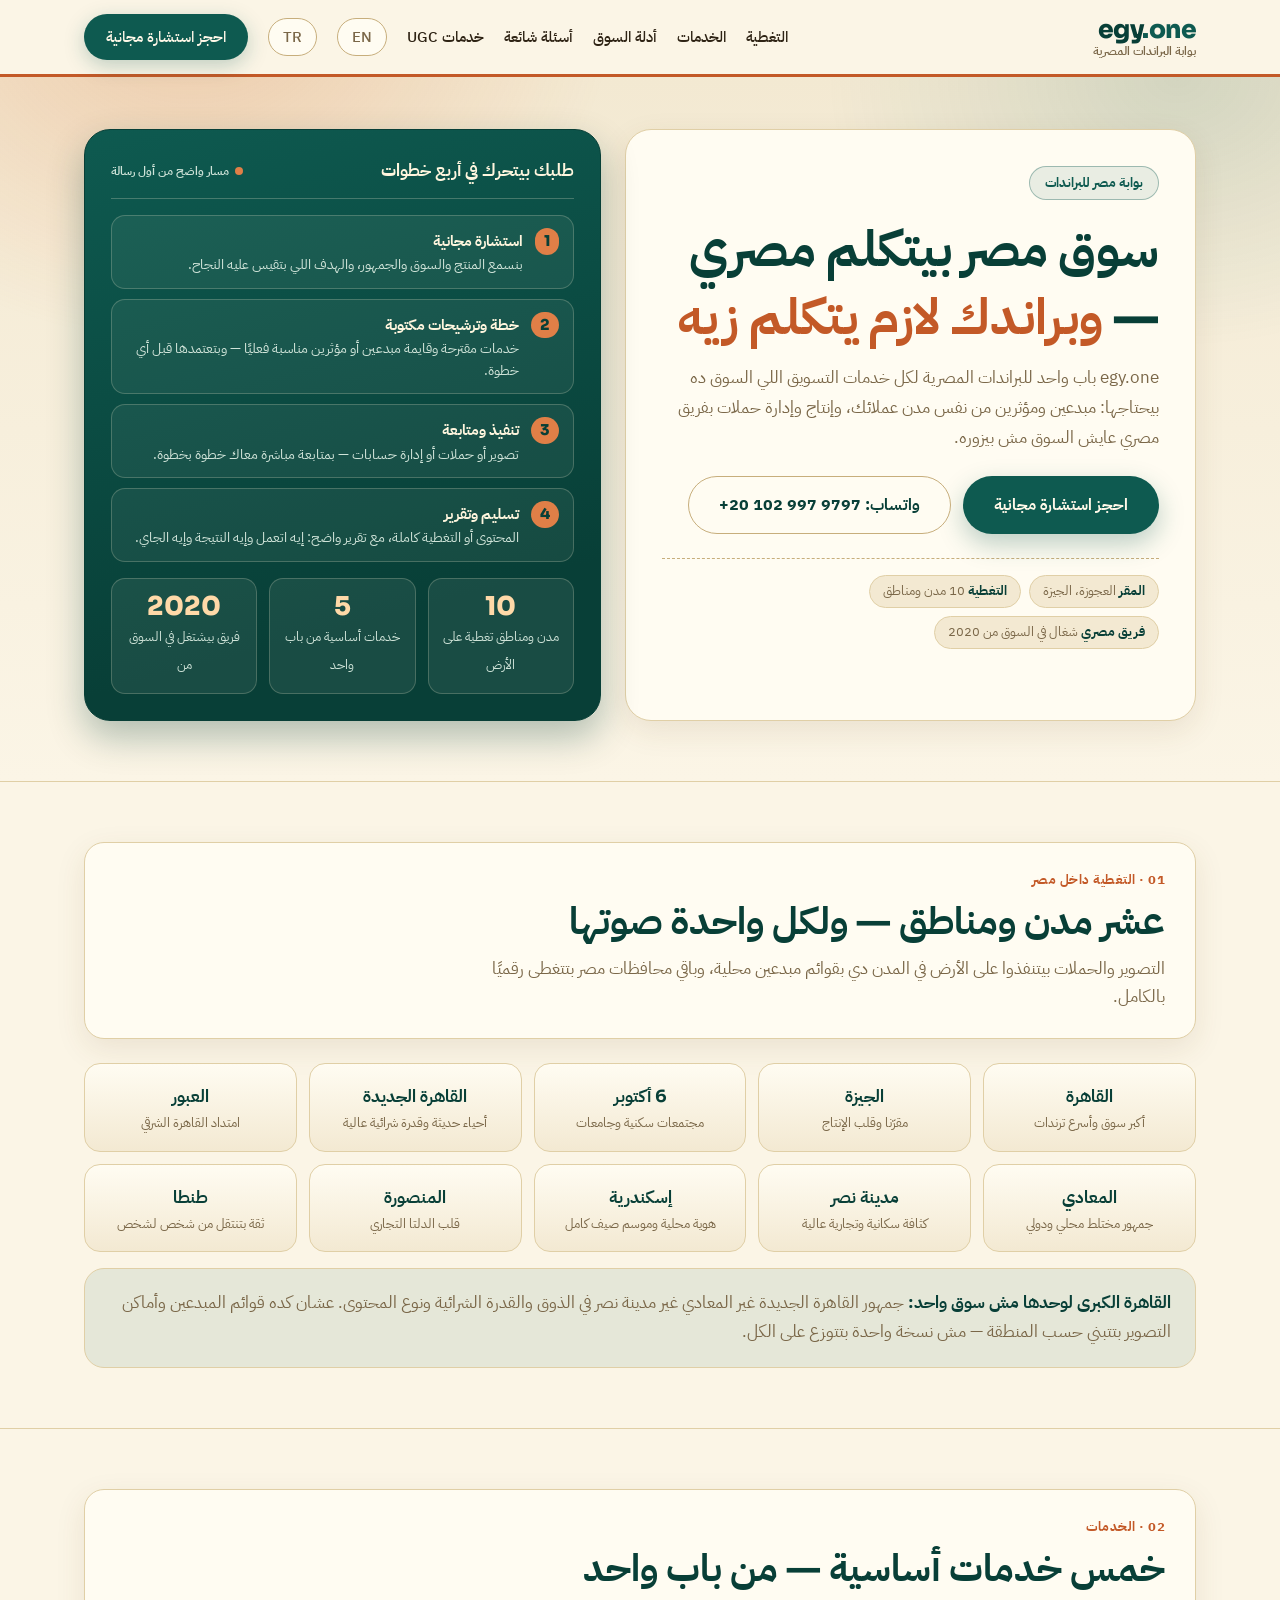
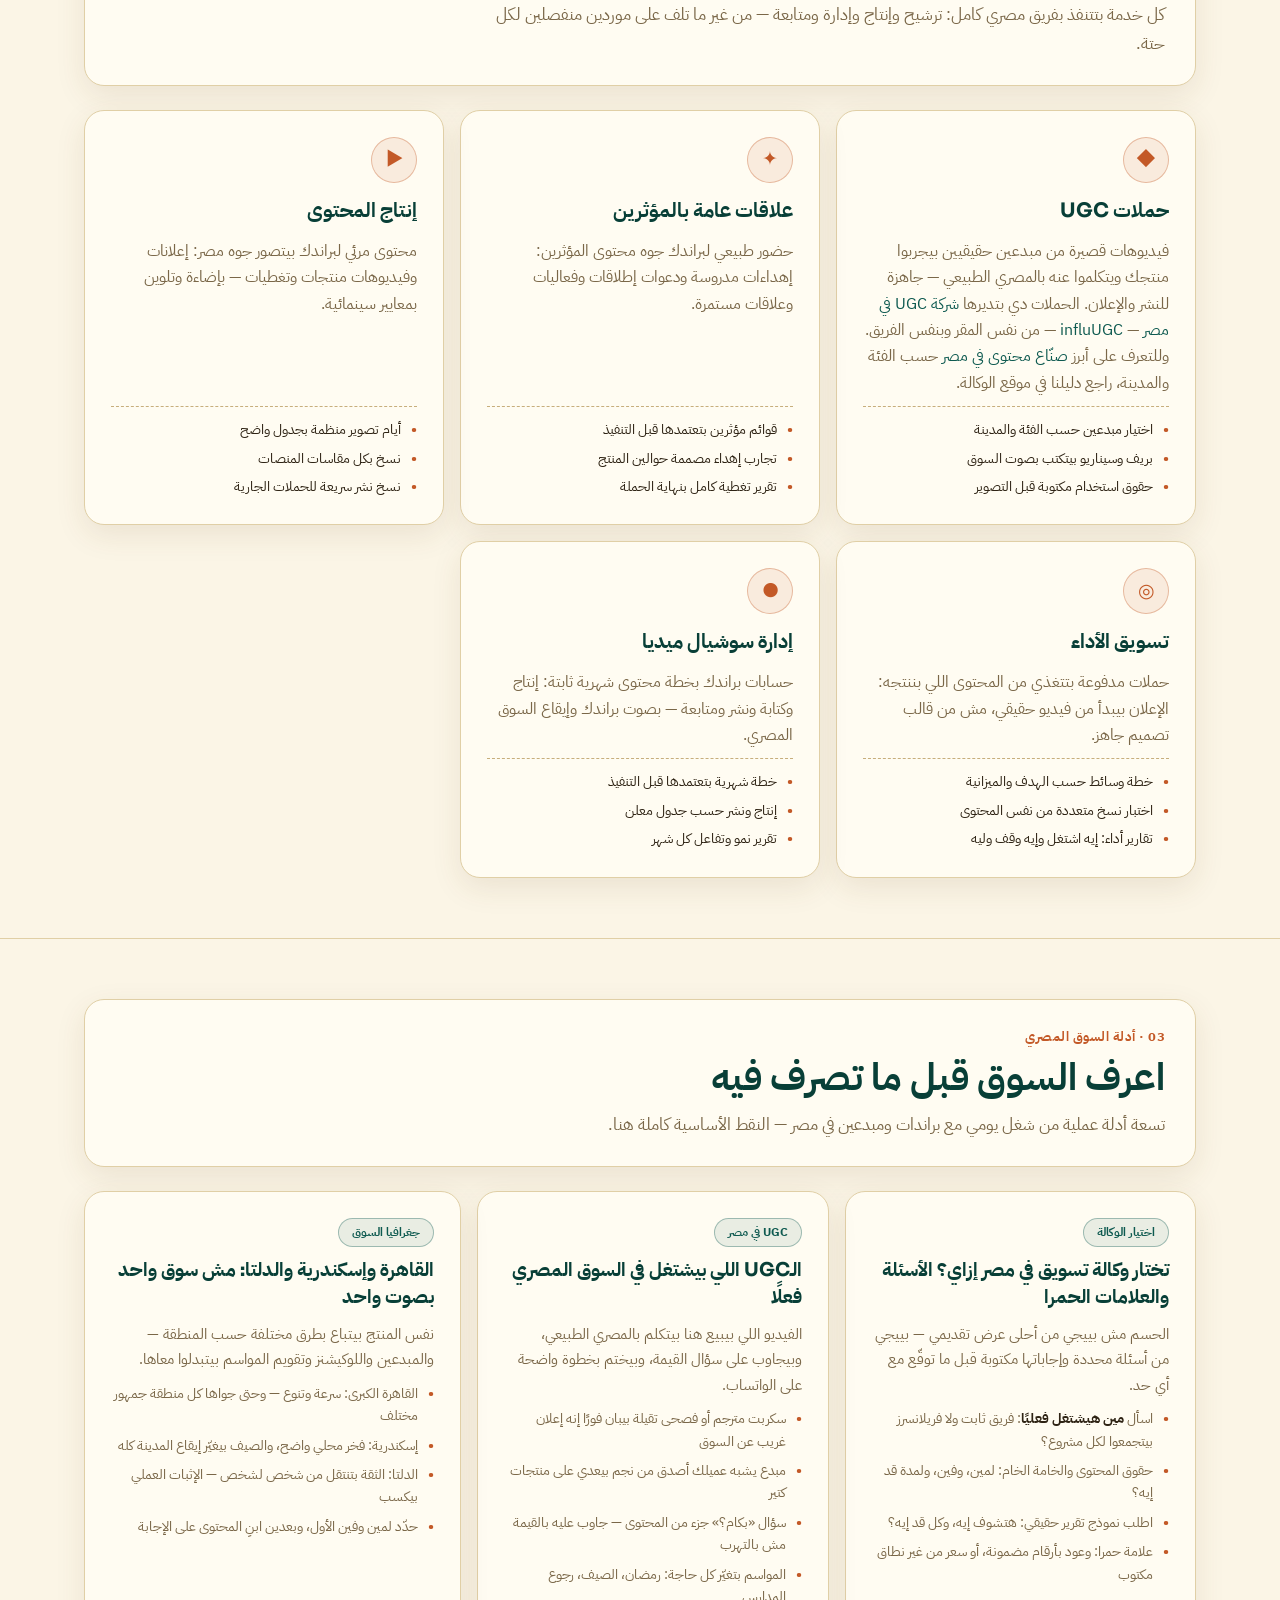
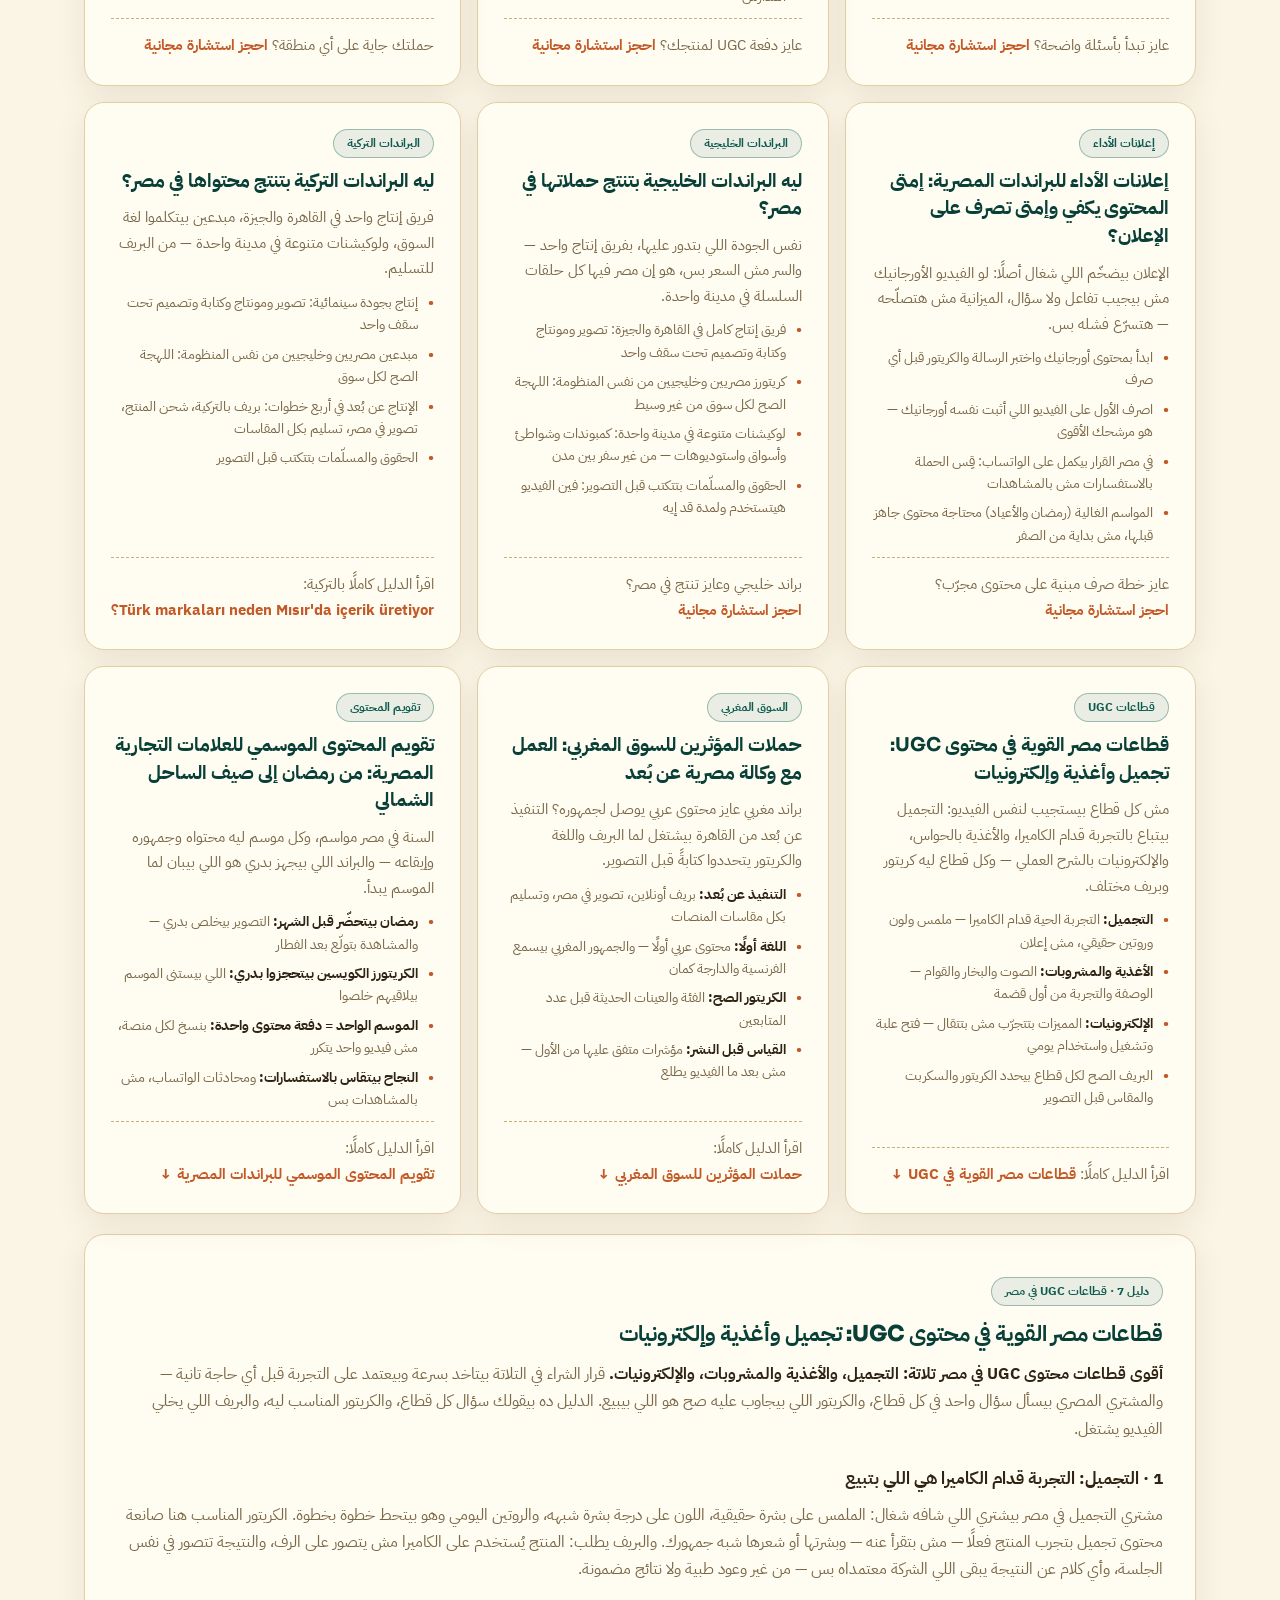
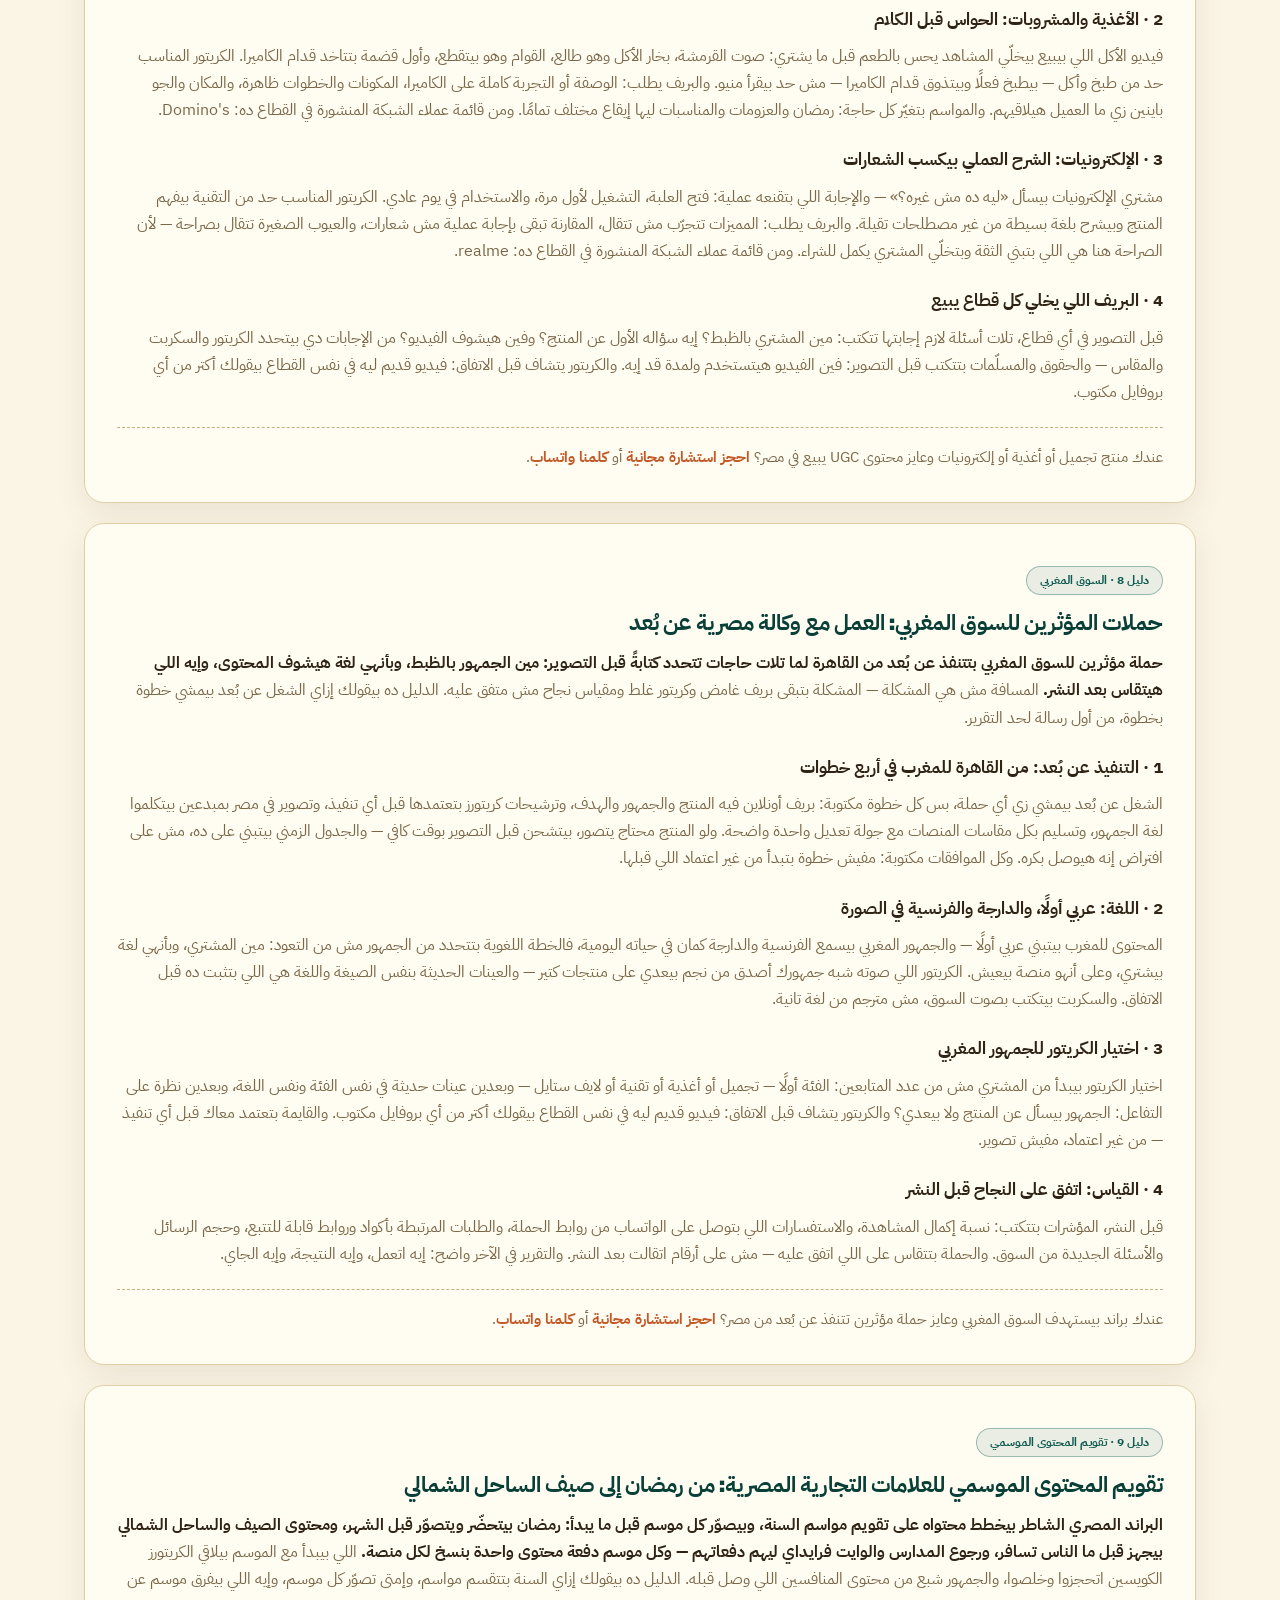
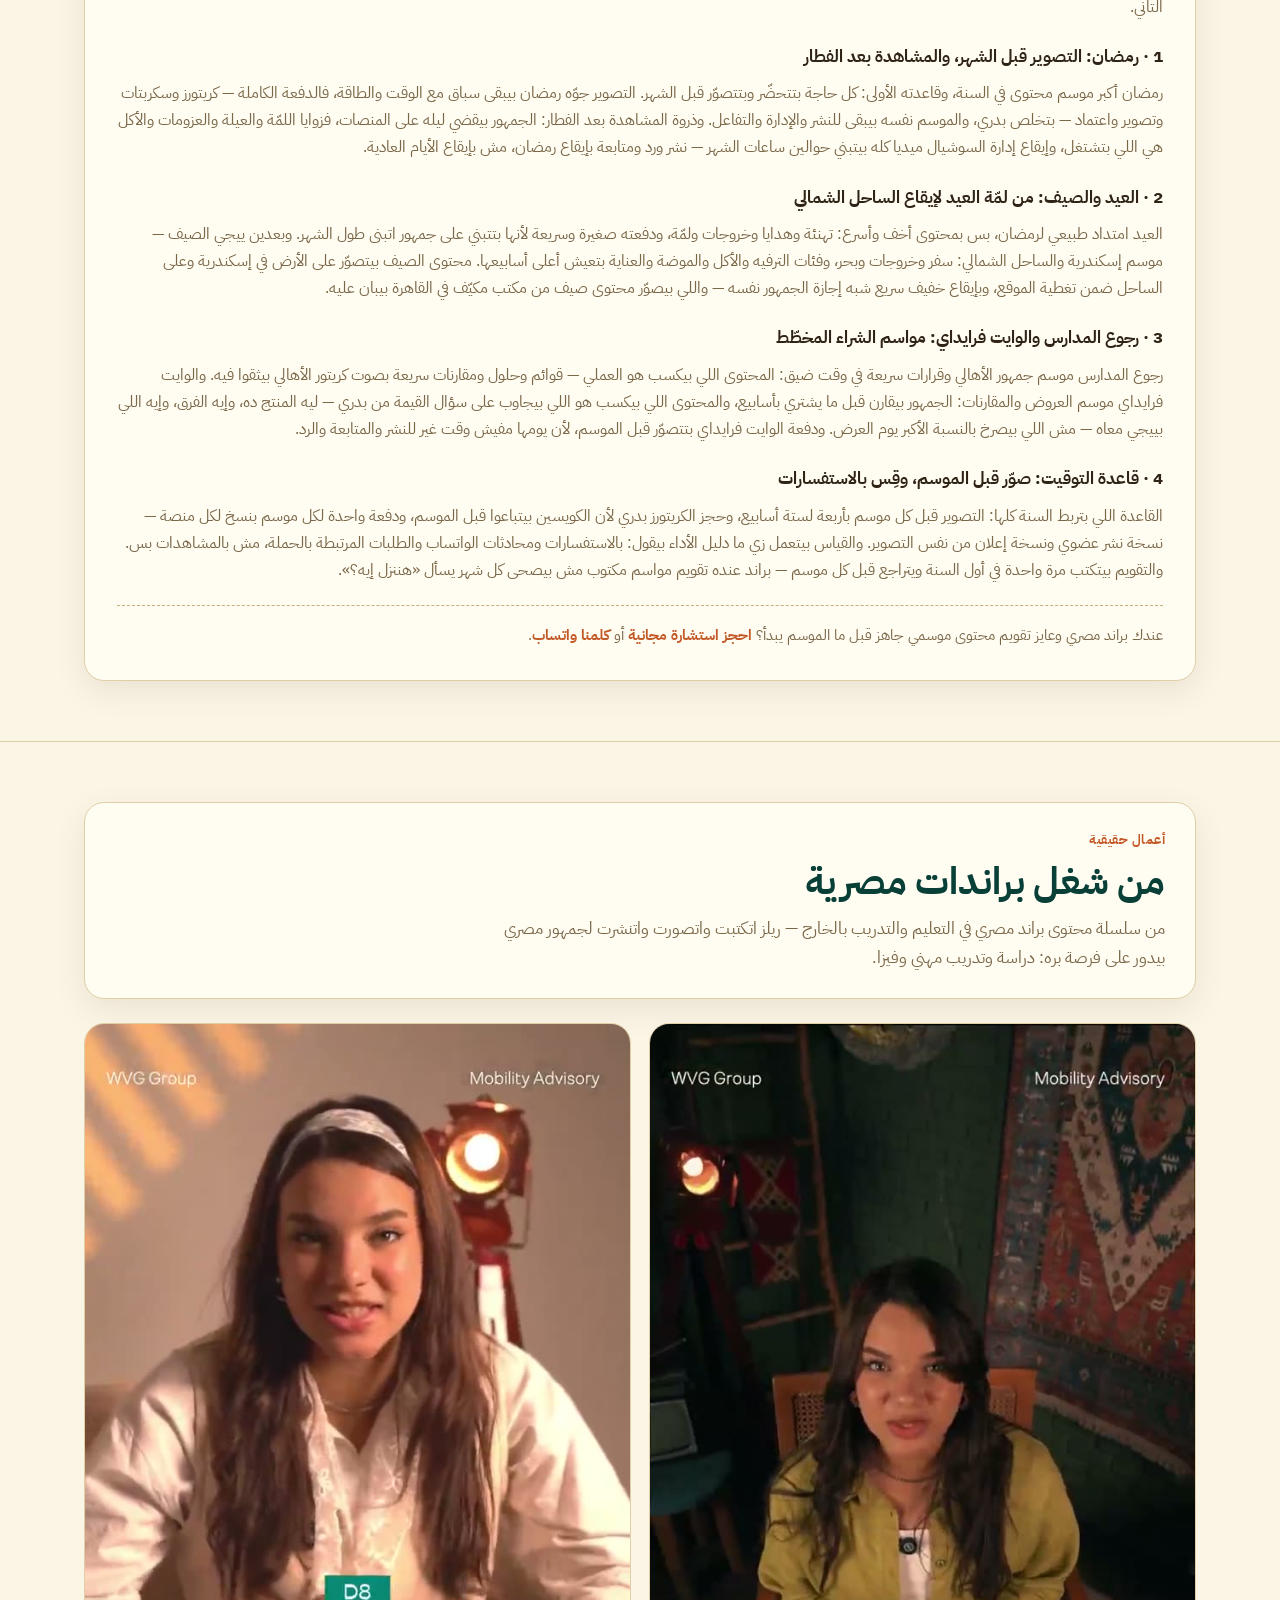
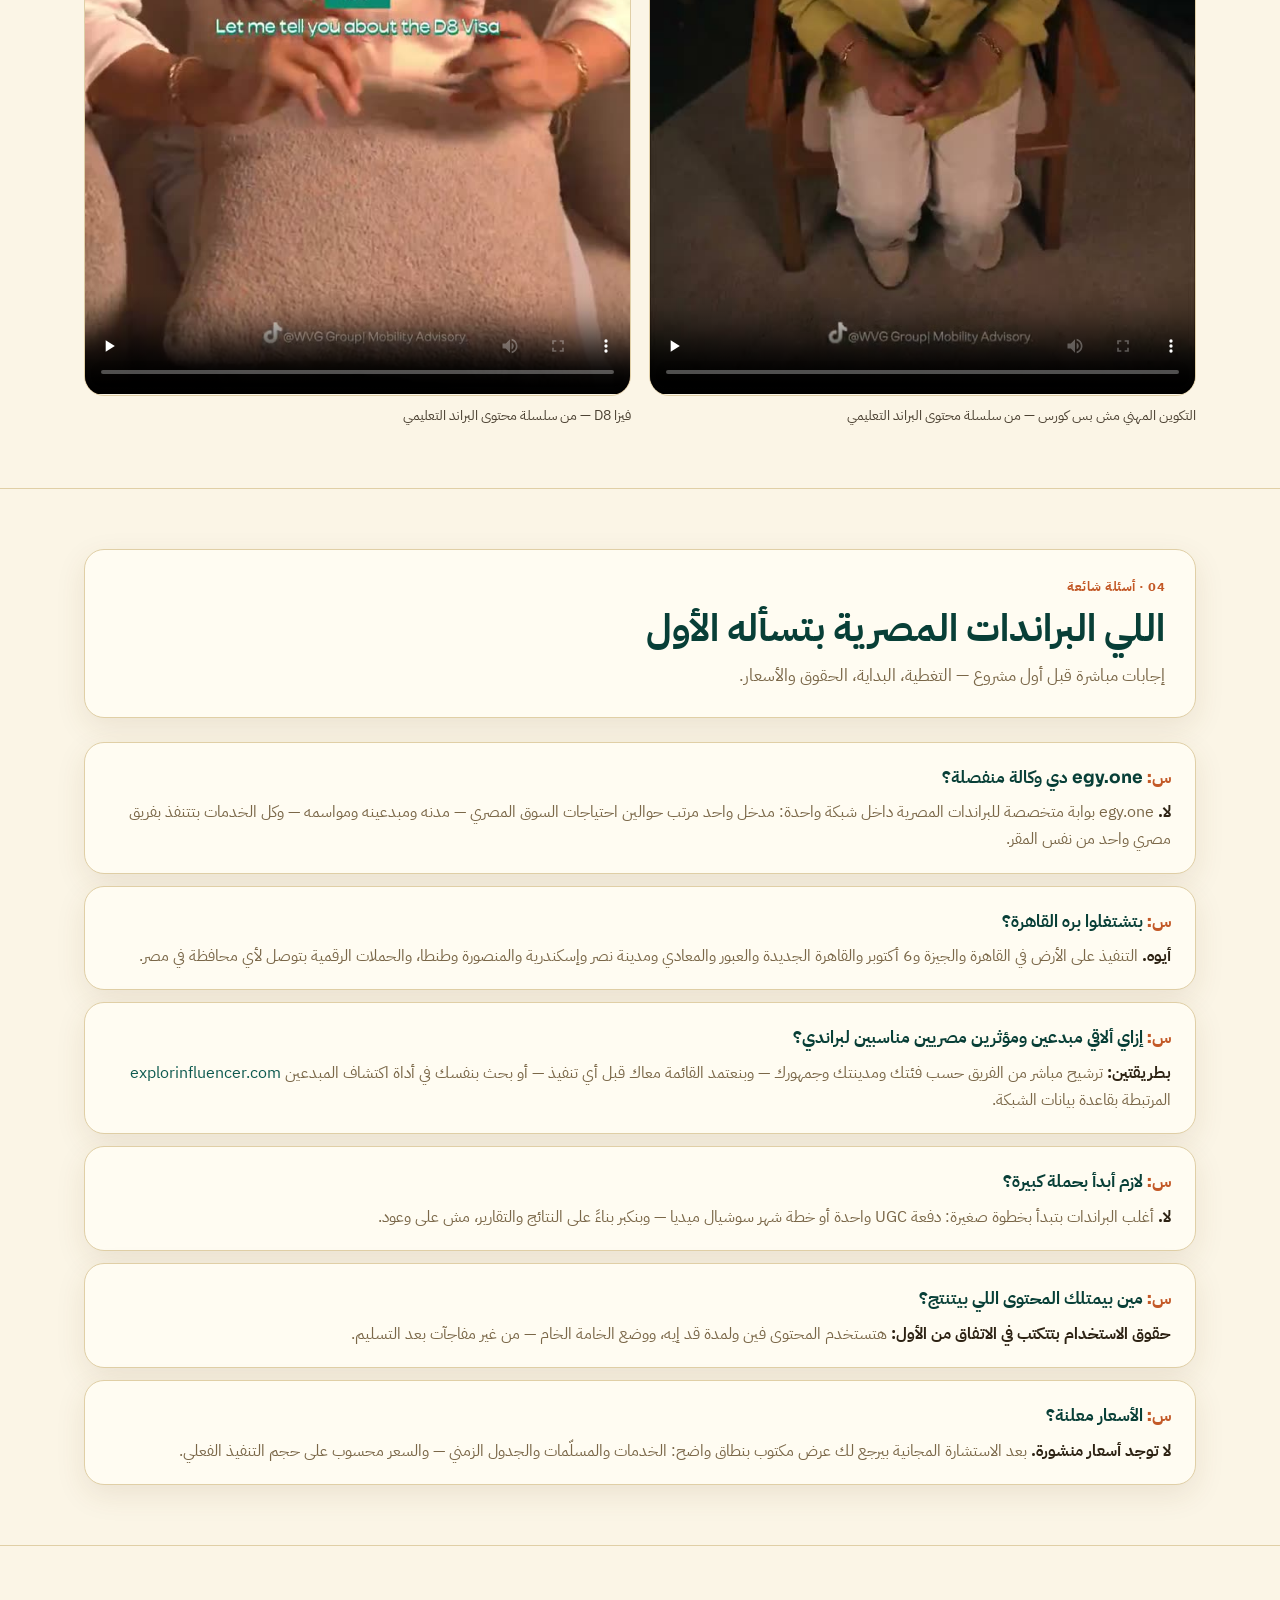
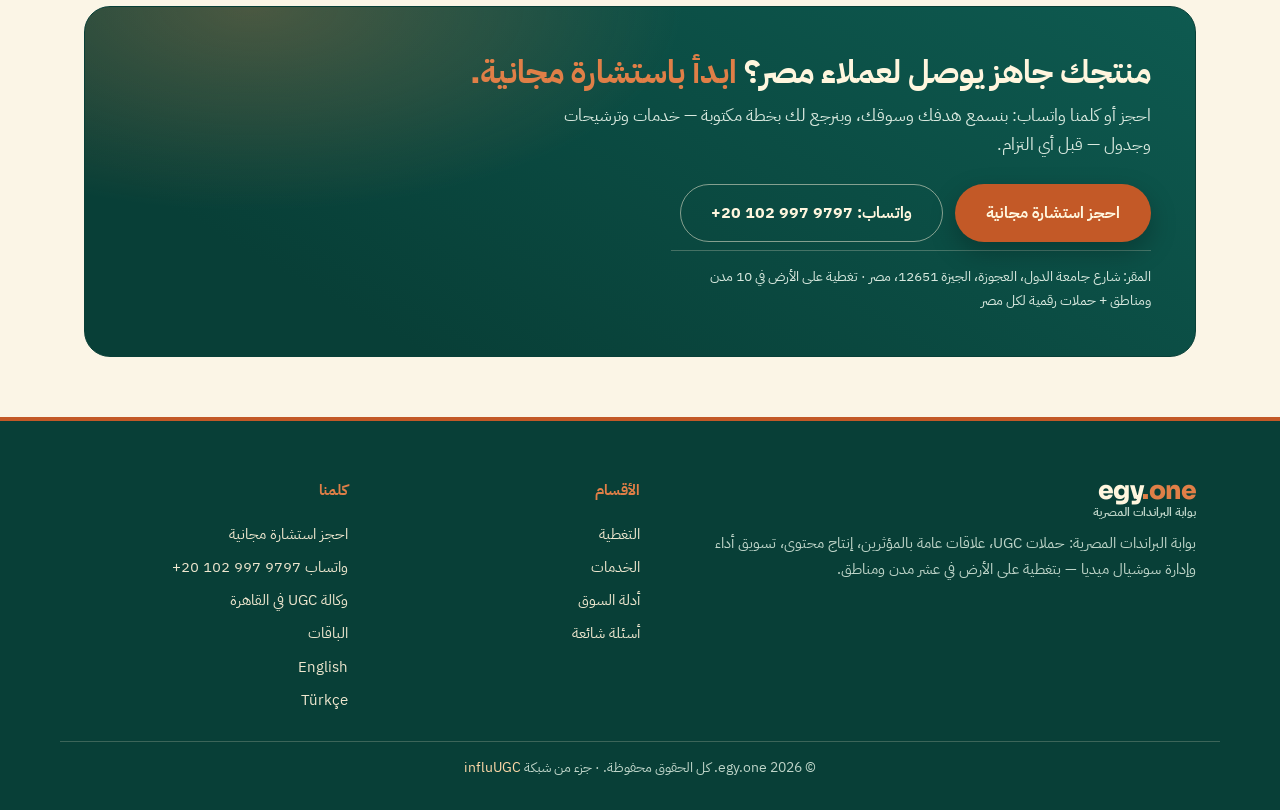
<file: index.html>
<!DOCTYPE html>
<html lang="ar" dir="rtl">
<head>
<meta charset="UTF-8">
<meta name="viewport" content="width=device-width, initial-scale=1.0">
<!-- identity-v3-egyone-2026-11-07 -->
<!-- build: framed-restructure-2026-11-06 -->
<title>egy.one — بوابة البراندات المصرية: UGC ومؤثرين وإنتاج وتسويق أداء</title>
<meta name="description" content="egy.one بوابة البراندات المصرية لخدمات التسويق من باب واحد: حملات UGC، علاقات عامة بالمؤثرين، إنتاج محتوى، تسويق أداء وإدارة سوشيال ميديا — بتغطية على الأرض في عشر مدن ومناطق مصرية.">
<link rel="canonical" href="https://egy.one/">
<link rel="alternate" hreflang="en" href="https://egy.one/en.html">
<link rel="alternate" hreflang="tr" href="https://egy.one/tr.html">
<link rel="alternate" hreflang="ar" href="https://egy.one/">
<meta property="og:type" content="website">
<meta property="og:site_name" content="egy.one">
<meta property="og:title" content="egy.one — بوابة البراندات المصرية: UGC ومؤثرين وإنتاج وتسويق أداء">
<meta property="og:description" content="باب واحد للبراندات المصرية: حملات UGC، علاقات مؤثرين، إنتاج محتوى، تسويق أداء وإدارة سوشيال ميديا — بفريق مصري وتغطية في عشر مدن ومناطق.">
<meta property="og:url" content="https://egy.one/">
<meta property="og:image" content="https://egy.one/media/training-series.jpg">
<meta name="twitter:card" content="summary">
<meta name="twitter:title" content="egy.one — Egypt's Gateway for Brands: UGC, Influencers, Production & Performance">
<meta name="twitter:description" content="One door for Egyptian brands: UGC campaigns, influencer relations, content production, performance marketing and social media management — with on-the-ground coverage in ten Egyptian cities and districts.">
<meta name="twitter:image" content="https://egy.one/media/training-series.jpg">
<link rel="icon" type="image/svg+xml" href="/favicon.svg">
<link rel="preconnect" href="https://fonts.googleapis.com">
<link rel="preconnect" href="https://fonts.gstatic.com" crossorigin>
<link href="https://fonts.googleapis.com/css2?family=IBM+Plex+Sans+Arabic:wght@400;500;600;700&family=Inter:wght@400;500;600;700&family=Sora:wght@600;700;800&display=swap" rel="stylesheet">
<link rel="stylesheet" href="/styles.css">
<script type="application/ld+json">
{
  "@context": "https://schema.org",
  "@type": "Organization",
  "name": "egy.one",
  "url": "https://egy.one/",
  "logo": "https://egy.one/favicon.svg",
  "description": "egy.one is the Egypt gateway for Egyptian brands: UGC campaigns, influencer relations, content production, performance marketing and social media management through one door — with on-the-ground coverage in ten Egyptian cities and districts.",
  "parentOrganization": {
    "@type": "Organization",
    "name": "influUGC",
    "url": "https://www.influugc.com/"
  },
  "address": {
    "@type": "PostalAddress",
    "streetAddress": "Arab League St, Agouza",
    "addressLocality": "Giza",
    "postalCode": "12651",
    "addressCountry": "EG"
  },
  "areaServed": ["Egypt"],
  "sameAs": [
    "https://www.instagram.com/influ__ugc",
    "https://www.facebook.com/61587167460710",
    "https://www.linkedin.com/company/influugc",
    "https://www.tiktok.com/@influ_ugc"
  ]
}
</script>
<script type="application/ld+json">
{
  "@context": "https://schema.org",
  "@type": "WebSite",
  "name": "egy.one",
  "url": "https://egy.one/"
}
</script>
<script type="application/ld+json">
{
  "@context": "https://schema.org",
  "@type": "FAQPage",
  "mainEntity": [
    {
      "@type": "Question",
      "name": "egy.one دي وكالة منفصلة؟",
      "acceptedAnswer": { "@type": "Answer", "text": "لا. egy.one بوابة متخصصة للبراندات المصرية داخل شبكة واحدة: مدخل واحد مرتب حوالين احتياجات السوق المصري — مدنه ومبدعينه ومواسمه — وكل الخدمات بتتنفذ بفريق مصري واحد من نفس المقر." }
    },
    {
      "@type": "Question",
      "name": "بتشتغلوا بره القاهرة؟",
      "acceptedAnswer": { "@type": "Answer", "text": "أيوه. التنفيذ على الأرض في القاهرة والجيزة و6 أكتوبر والقاهرة الجديدة والعبور والمعادي ومدينة نصر وإسكندرية والمنصورة وطنطا، والحملات الرقمية بتوصل لأي محافظة في مصر." }
    },
    {
      "@type": "Question",
      "name": "إزاي ألاقي مبدعين ومؤثرين مصريين مناسبين لبراندي؟",
      "acceptedAnswer": { "@type": "Answer", "text": "بطريقتين: ترشيح مباشر من الفريق حسب فئتك ومدينتك وجمهورك — وبنعتمد القائمة معاك قبل أي تنفيذ — أو بحث بنفسك في أداة اكتشاف المبدعين explorinfluencer.com المرتبطة بقاعدة بيانات الشبكة." }
    },
    {
      "@type": "Question",
      "name": "لازم أبدأ بحملة كبيرة؟",
      "acceptedAnswer": { "@type": "Answer", "text": "لا. أغلب البراندات بتبدأ بخطوة صغيرة: دفعة UGC واحدة أو خطة شهر سوشيال ميديا — وبنكبر بناءً على النتائج والتقارير، مش على وعود." }
    },
    {
      "@type": "Question",
      "name": "مين بيمتلك المحتوى اللي بيتنتج؟",
      "acceptedAnswer": { "@type": "Answer", "text": "حقوق الاستخدام بتتكتب في الاتفاق من الأول: هتستخدم المحتوى فين ولمدة قد إيه، ووضع الخامة الخام — من غير مفاجآت بعد التسليم." }
    },
    {
      "@type": "Question",
      "name": "الأسعار معلنة؟",
      "acceptedAnswer": { "@type": "Answer", "text": "لا توجد أسعار منشورة. بعد الاستشارة المجانية بيرجع لك عرض مكتوب بنطاق واضح: الخدمات والمسلّمات والجدول الزمني — والسعر محسوب على حجم التنفيذ الفعلي." }
    }
  ]
}
</script>
</head>
<body>
<header class="site-header">
  <div class="header-in">
    <a class="brand" href="/index.html" aria-label="egy.one — الرئيسية">
      <span class="wordmark">egy<b>.one</b></span>
      <small>بوابة البراندات المصرية</small>
    </a>
    <nav class="site-nav">
      <a href="#coverage">التغطية</a>
      <a href="#services">الخدمات</a>
      <a href="#guides">أدلة السوق</a>
      <a href="#faq">أسئلة شائعة</a>
      <a href="https://www.influugc.com/ar/services/ugc">خدمات UGC</a>
      <a class="lang-switch" href="/en.html" hreflang="en">EN</a>
      <a class="lang-switch" href="/tr.html" hreflang="tr">TR</a>
      <a class="nav-cta" href="https://www.influugc.com/book?utm_source=egyone&amp;utm_medium=satellite&amp;utm_campaign=network">احجز استشارة مجانية</a>
    </nav>
  </div>
</header>
<main>

<section class="hero">
  <div class="wrap">
    <div class="hero-grid">
      <div class="hero-panel">
        <span class="chip">بوابة مصر للبراندات</span>
        <h1>سوق مصر بيتكلم مصري — <em>وبراندك لازم يتكلم زيه</em></h1>
        <p class="hero-lead">egy.one باب واحد للبراندات المصرية لكل خدمات التسويق اللي السوق ده بيحتاجها: مبدعين ومؤثرين من نفس مدن عملائك، وإنتاج وإدارة حملات بفريق مصري عايش السوق مش بيزوره.</p>
        <div class="cta-actions">
          <a class="btn btn-primary" href="https://www.influugc.com/book?utm_source=egyone&amp;utm_medium=satellite&amp;utm_campaign=network">احجز استشارة مجانية</a>
          <a class="btn btn-ghost" href="https://wa.me/201029979797?utm_source=egyone&utm_medium=satellite&utm_campaign=network">واتساب: ‎+20 102 997 9797</a>
        </div>
        <ul class="hero-meta">
          <li><b>المقر</b> العجوزة، الجيزة</li>
          <li><b>التغطية</b> 10 مدن ومناطق</li>
          <li><b>فريق مصري</b> شغال في السوق من 2020</li>
        </ul>
      </div>
      <div class="visual-panel" aria-label="مسار طلبك">
        <div class="vp-head">
          <h3>طلبك بيتحرك في أربع خطوات</h3>
          <span class="vp-dot">مسار واضح من أول رسالة</span>
        </div>
        <ol class="mini-steps">
          <li><span class="mn">1</span><div><h4>استشارة مجانية</h4><p>بنسمع المنتج والسوق والجمهور، والهدف اللي بتقيس عليه النجاح.</p></div></li>
          <li><span class="mn">2</span><div><h4>خطة وترشيحات مكتوبة</h4><p>خدمات مقترحة وقايمة مبدعين أو مؤثرين مناسبة فعليًا — وبتعتمدها قبل أي خطوة.</p></div></li>
          <li><span class="mn">3</span><div><h4>تنفيذ ومتابعة</h4><p>تصوير أو حملات أو إدارة حسابات — بمتابعة مباشرة معاك خطوة بخطوة.</p></div></li>
          <li><span class="mn">4</span><div><h4>تسليم وتقرير</h4><p>المحتوى أو التغطية كاملة، مع تقرير واضح: إيه اتعمل وإيه النتيجة وإيه الجاي.</p></div></li>
        </ol>
        <div class="tiles">
          <div class="tile"><b>10</b><span>مدن ومناطق تغطية على الأرض</span></div>
          <div class="tile"><b>5</b><span>خدمات أساسية من باب واحد</span></div>
          <div class="tile"><b>2020</b><span>فريق بيشتغل في السوق من</span></div>
        </div>
      </div>
    </div>
  </div>
</section>

<section class="section" id="coverage">
  <div class="wrap">
    <div class="sec-head">
      <p class="eyebrow">01 · التغطية داخل مصر</p>
      <h2>عشر مدن ومناطق — ولكل واحدة صوتها</h2>
      <p class="lead">التصوير والحملات بيتنفذوا على الأرض في المدن دي بقوائم مبدعين محلية، وباقي محافظات مصر بتتغطى رقميًا بالكامل.</p>
    </div>
    <ul class="city-grid">
      <li class="city"><b>القاهرة</b><span>أكبر سوق وأسرع ترندات</span></li>
      <li class="city"><b>الجيزة</b><span>مقرّنا وقلب الإنتاج</span></li>
      <li class="city"><b>6 أكتوبر</b><span>مجتمعات سكنية وجامعات</span></li>
      <li class="city"><b>القاهرة الجديدة</b><span>أحياء حديثة وقدرة شرائية عالية</span></li>
      <li class="city"><b>العبور</b><span>امتداد القاهرة الشرقي</span></li>
      <li class="city"><b>المعادي</b><span>جمهور مختلط محلي ودولي</span></li>
      <li class="city"><b>مدينة نصر</b><span>كثافة سكانية وتجارية عالية</span></li>
      <li class="city"><b>إسكندرية</b><span>هوية محلية وموسم صيف كامل</span></li>
      <li class="city"><b>المنصورة</b><span>قلب الدلتا التجاري</span></li>
      <li class="city"><b>طنطا</b><span>ثقة بتنتقل من شخص لشخص</span></li>
    </ul>
    <div class="note-panel">
      <b>القاهرة الكبرى لوحدها مش سوق واحد:</b> جمهور القاهرة الجديدة غير المعادي غير مدينة نصر في الذوق والقدرة الشرائية ونوع المحتوى. عشان كده قوائم المبدعين وأماكن التصوير بتتبني حسب المنطقة — مش نسخة واحدة بتتوزع على الكل.
    </div>
  </div>
</section>

<section class="section" id="services">
  <div class="wrap">
    <div class="sec-head">
      <p class="eyebrow">02 · الخدمات</p>
      <h2>خمس خدمات أساسية — من باب واحد</h2>
      <p class="lead">كل خدمة بتتنفذ بفريق مصري كامل: ترشيح وإنتاج وإدارة ومتابعة — من غير ما تلف على موردين منفصلين لكل حتة.</p>
    </div>
    <div class="svc-grid">
      <article class="svc-card">
        <span class="svc-glyph">◆</span>
        <h3>حملات UGC</h3>
        <p>فيديوهات قصيرة من مبدعين حقيقيين بيجربوا منتجك ويتكلموا عنه بالمصري الطبيعي — جاهزة للنشر والإعلان. الحملات دي بتديرها <a href="https://www.influugc.com/ar/ugc-agency-egypt">شركة UGC في مصر</a> — <a href="https://www.influugc.com/ar/about">influUGC</a> — من نفس المقر وبنفس الفريق. وللتعرف على أبرز <a href="https://www.influugc.com/ar/blog/ugc-creators-egypt">صنّاع محتوى في مصر</a> حسب الفئة والمدينة، راجع دليلنا في موقع الوكالة.</p>
        <ul class="svc-list">
          <li>اختيار مبدعين حسب الفئة والمدينة</li>
          <li>بريف وسيناريو بيتكتب بصوت السوق</li>
          <li>حقوق استخدام مكتوبة قبل التصوير</li>
        </ul>
      </article>
      <article class="svc-card">
        <span class="svc-glyph">✦</span>
        <h3>علاقات عامة بالمؤثرين</h3>
        <p>حضور طبيعي لبراندك جوه محتوى المؤثرين: إهداءات مدروسة ودعوات إطلاقات وفعاليات وعلاقات مستمرة.</p>
        <ul class="svc-list">
          <li>قوائم مؤثرين بتعتمدها قبل التنفيذ</li>
          <li>تجارب إهداء مصممة حوالين المنتج</li>
          <li>تقرير تغطية كامل بنهاية الحملة</li>
        </ul>
      </article>
      <article class="svc-card">
        <span class="svc-glyph">▶</span>
        <h3>إنتاج المحتوى</h3>
        <p>محتوى مرئي لبراندك بيتصور جوه مصر: إعلانات وفيديوهات منتجات وتغطيات — بإضاءة وتلوين بمعايير سينمائية.</p>
        <ul class="svc-list">
          <li>أيام تصوير منظمة بجدول واضح</li>
          <li>نسخ بكل مقاسات المنصات</li>
          <li>نسخ نشر سريعة للحملات الجارية</li>
        </ul>
      </article>
      <article class="svc-card">
        <span class="svc-glyph">◎</span>
        <h3>تسويق الأداء</h3>
        <p>حملات مدفوعة بتتغذي من المحتوى اللي بننتجه: الإعلان بيبدأ من فيديو حقيقي، مش من قالب تصميم جاهز.</p>
        <ul class="svc-list">
          <li>خطة وسائط حسب الهدف والميزانية</li>
          <li>اختبار نسخ متعددة من نفس المحتوى</li>
          <li>تقارير أداء: إيه اشتغل وإيه وقف وليه</li>
        </ul>
      </article>
      <article class="svc-card">
        <span class="svc-glyph">●</span>
        <h3>إدارة سوشيال ميديا</h3>
        <p>حسابات براندك بخطة محتوى شهرية ثابتة: إنتاج وكتابة ونشر ومتابعة — بصوت براندك وإيقاع السوق المصري.</p>
        <ul class="svc-list">
          <li>خطة شهرية بتعتمدها قبل التنفيذ</li>
          <li>إنتاج ونشر حسب جدول معلن</li>
          <li>تقرير نمو وتفاعل كل شهر</li>
        </ul>
      </article>
    </div>
  </div>
</section>

<section class="section" id="guides">
  <div class="wrap">
    <div class="sec-head">
      <p class="eyebrow">03 · أدلة السوق المصري</p>
      <h2>اعرف السوق قبل ما تصرف فيه</h2>
      <p class="lead">تسعة أدلة عملية من شغل يومي مع براندات ومبدعين في مصر — النقط الأساسية كاملة هنا.</p>
    </div>
    <div class="guide-grid">
      <article class="guide-card">
        <span class="g-chip">اختيار الوكالة</span>
        <h3>تختار وكالة تسويق في مصر إزاي؟ الأسئلة والعلامات الحمرا</h3>
        <p>الحسم مش بييجي من أحلى عرض تقديمي — بييجي من أسئلة محددة وإجاباتها مكتوبة قبل ما توقّع مع أي حد.</p>
        <ul class="g-points">
          <li>اسأل <b>مين هيشتغل فعليًا</b>: فريق ثابت ولا فريلانسرز بيتجمعوا لكل مشروع؟</li>
          <li>حقوق المحتوى والخامة الخام: لمين، وفين، ولمدة قد إيه؟</li>
          <li>اطلب نموذج تقرير حقيقي: هتشوف إيه، وكل قد إيه؟</li>
          <li>علامة حمرا: وعود بأرقام مضمونة، أو سعر من غير نطاق مكتوب</li>
        </ul>
        <p class="g-foot">عايز تبدأ بأسئلة واضحة؟ <a href="https://www.influugc.com/book?utm_source=egyone&amp;utm_medium=satellite&amp;utm_campaign=network">احجز استشارة مجانية</a></p>
      </article>
      <article class="guide-card">
        <span class="g-chip">UGC في مصر</span>
        <h3>الـUGC اللي بيشتغل في السوق المصري فعلًا</h3>
        <p>الفيديو اللي بيبيع هنا بيتكلم بالمصري الطبيعي، وبيجاوب على سؤال القيمة، وبيختم بخطوة واضحة على الواتساب.</p>
        <ul class="g-points">
          <li>سكربت مترجم أو فصحى تقيلة بيبان فورًا إنه إعلان غريب عن السوق</li>
          <li>مبدع يشبه عميلك أصدق من نجم بيعدي على منتجات كتير</li>
          <li>سؤال «بكام؟» جزء من المحتوى — جاوب عليه بالقيمة مش بالتهرب</li>
          <li>المواسم بتغيّر كل حاجة: رمضان، الصيف، رجوع المدارس</li>
        </ul>
        <p class="g-foot">عايز دفعة UGC لمنتجك؟ <a href="https://www.influugc.com/book?utm_source=egyone&amp;utm_medium=satellite&amp;utm_campaign=network">احجز استشارة مجانية</a></p>
      </article>
      <article class="guide-card">
        <span class="g-chip">جغرافيا السوق</span>
        <h3>القاهرة وإسكندرية والدلتا: مش سوق واحد بصوت واحد</h3>
        <p>نفس المنتج بيتباع بطرق مختلفة حسب المنطقة — والمبدعين واللوكيشنز وتقويم المواسم بيتبدلوا معاها.</p>
        <ul class="g-points">
          <li>القاهرة الكبرى: سرعة وتنوع — وحتى جواها كل منطقة جمهور مختلف</li>
          <li>إسكندرية: فخر محلي واضح، والصيف بيغيّر إيقاع المدينة كله</li>
          <li>الدلتا: الثقة بتنتقل من شخص لشخص — الإثبات العملي بيكسب</li>
          <li>حدّد لمين وفين الأول، وبعدين ابنِ المحتوى على الإجابة</li>
        </ul>
        <p class="g-foot">حملتك جاية على أي منطقة؟ <a href="https://www.influugc.com/book?utm_source=egyone&amp;utm_medium=satellite&amp;utm_campaign=network">احجز استشارة مجانية</a></p>
      </article>
      <article class="guide-card">
        <span class="g-chip">إعلانات الأداء</span>
        <h3>إعلانات الأداء للبراندات المصرية: إمتى المحتوى يكفي وإمتى تصرف على الإعلان؟</h3>
        <p>الإعلان بيضخّم اللي شغال أصلًا: لو الفيديو الأورجانيك مش بيجيب تفاعل ولا سؤال، الميزانية مش هتصلّحه — هتسرّع فشله بس.</p>
        <ul class="g-points">
          <li>ابدأ بمحتوى أورجانيك واختبر الرسالة والكريتور قبل أي صرف</li>
          <li>اصرف الأول على الفيديو اللي أثبت نفسه أورجانيك — هو مرشحك الأقوى</li>
          <li>في مصر القرار بيكمل على الواتساب: قِس الحملة بالاستفسارات مش بالمشاهدات</li>
          <li>المواسم الغالية (رمضان والأعياد) محتاجة محتوى جاهز قبلها، مش بداية من الصفر</li>
        </ul>
        <p class="g-foot">عايز خطة صرف مبنية على محتوى مجرّب؟ <a href="https://www.influugc.com/book?utm_source=egyone&amp;utm_medium=satellite&amp;utm_campaign=network">احجز استشارة مجانية</a></p>
      </article>
      <article class="guide-card">
        <span class="g-chip">البراندات الخليجية</span>
        <h3>ليه البراندات الخليجية بتنتج حملاتها في مصر؟</h3>
        <p>نفس الجودة اللي بتدور عليها، بفريق إنتاج واحد — والسر مش السعر بس، هو إن مصر فيها كل حلقات السلسلة في مدينة واحدة.</p>
        <ul class="g-points">
          <li>فريق إنتاج كامل في القاهرة والجيزة: تصوير ومونتاج وكتابة وتصميم تحت سقف واحد</li>
          <li>كريتورز مصريين وخليجيين من نفس المنظومة: اللهجة الصح لكل سوق من غير وسيط</li>
          <li>لوكيشنات متنوعة في مدينة واحدة: كمبوندات وشواطئ وأسواق واستوديوهات — من غير سفر بين مدن</li>
          <li>الحقوق والمسلّمات بتتكتب قبل التصوير: فين الفيديو هيتستخدم ولمدة قد إيه</li>
        </ul>
        <p class="g-foot">براند خليجي وعايز تنتج في مصر؟ <a href="https://www.influugc.com/book?utm_source=egyone&amp;utm_medium=satellite&amp;utm_campaign=network">احجز استشارة مجانية</a></p>
      </article>
      <article class="guide-card">
        <span class="g-chip">البراندات التركية</span>
        <h3>ليه البراندات التركية بتنتج محتواها في مصر؟</h3>
        <p>فريق إنتاج واحد في القاهرة والجيزة، مبدعين بيتكلموا لغة السوق، ولوكيشنات متنوعة في مدينة واحدة — من البريف للتسليم.</p>
        <ul class="g-points">
          <li>إنتاج بجودة سينمائية: تصوير ومونتاج وكتابة وتصميم تحت سقف واحد</li>
          <li>مبدعين مصريين وخليجيين من نفس المنظومة: اللهجة الصح لكل سوق</li>
          <li>الإنتاج عن بُعد في أربع خطوات: بريف بالتركية، شحن المنتج، تصوير في مصر، تسليم بكل المقاسات</li>
          <li>الحقوق والمسلّمات بتتكتب قبل التصوير</li>
        </ul>
        <p class="g-foot">اقرأ الدليل كاملًا بالتركية: <a href="/tr.html" hreflang="tr">Türk markaları neden Mısır'da içerik üretiyor؟</a></p>
      </article>
      <article class="guide-card">
        <span class="g-chip">قطاعات UGC</span>
        <h3>قطاعات مصر القوية في محتوى UGC: تجميل وأغذية وإلكترونيات</h3>
        <p>مش كل قطاع بيستجيب لنفس الفيديو: التجميل بيتباع بالتجربة قدام الكاميرا، والأغذية بالحواس، والإلكترونيات بالشرح العملي — وكل قطاع ليه كريتور وبريف مختلف.</p>
        <ul class="g-points">
          <li><b>التجميل:</b> التجربة الحية قدام الكاميرا — ملمس ولون وروتين حقيقي، مش إعلان</li>
          <li><b>الأغذية والمشروبات:</b> الصوت والبخار والقوام — الوصفة والتجربة من أول قضمة</li>
          <li><b>الإلكترونيات:</b> المميزات بتتجرّب مش بتتقال — فتح علبة وتشغيل واستخدام يومي</li>
          <li>البريف الصح لكل قطاع بيحدد الكريتور والسكربت والمقاس قبل التصوير</li>
        </ul>
        <p class="g-foot">اقرأ الدليل كاملًا: <a href="#guide-egypt-sectors">قطاعات مصر القوية في UGC ↓</a></p>
      </article>
      <article class="guide-card">
        <span class="g-chip">السوق المغربي</span>
        <h3>حملات المؤثرين للسوق المغربي: العمل مع وكالة مصرية عن بُعد</h3>
        <p>براند مغربي عايز محتوى عربي يوصل لجمهوره؟ التنفيذ عن بُعد من القاهرة بيشتغل لما البريف واللغة والكريتور يتحددوا كتابةً قبل التصوير.</p>
        <ul class="g-points">
          <li><b>التنفيذ عن بُعد:</b> بريف أونلاين، تصوير في مصر، وتسليم بكل مقاسات المنصات</li>
          <li><b>اللغة أولًا:</b> محتوى عربي أولًا — والجمهور المغربي بيسمع الفرنسية والدارجة كمان</li>
          <li><b>الكريتور الصح:</b> الفئة والعينات الحديثة قبل عدد المتابعين</li>
          <li><b>القياس قبل النشر:</b> مؤشرات متفق عليها من الأول — مش بعد ما الفيديو يطلع</li>
        </ul>
        <p class="g-foot">اقرأ الدليل كاملًا: <a href="#guide-morocco">حملات المؤثرين للسوق المغربي ↓</a></p>
      </article>
      <article class="guide-card">
        <span class="g-chip">تقويم المحتوى</span>
        <h3>تقويم المحتوى الموسمي للعلامات التجارية المصرية: من رمضان إلى صيف الساحل الشمالي</h3>
        <p>السنة في مصر مواسم، وكل موسم ليه محتواه وجمهوره وإيقاعه — والبراند اللي بيجهز بدري هو اللي بيبان لما الموسم يبدأ.</p>
        <ul class="g-points">
          <li><b>رمضان بيتحضّر قبل الشهر:</b> التصوير بيخلص بدري — والمشاهدة بتولّع بعد الفطار</li>
          <li><b>الكريتورز الكويسين بيتحجزوا بدري:</b> اللي بيستنى الموسم بيلاقيهم خلصوا</li>
          <li><b>الموسم الواحد = دفعة محتوى واحدة:</b> بنسخ لكل منصة، مش فيديو واحد يتكرر</li>
          <li><b>النجاح بيتقاس بالاستفسارات:</b> ومحادثات الواتساب، مش بالمشاهدات بس</li>
        </ul>
        <p class="g-foot">اقرأ الدليل كاملًا: <a href="#guide-egypt-seasons">تقويم المحتوى الموسمي للبراندات المصرية ↓</a></p>
      </article>
    </div>
    <article class="guide-full" id="guide-egypt-sectors">
      <p class="g-tag">دليل 7 · قطاعات UGC في مصر</p>
      <h3>قطاعات مصر القوية في محتوى UGC: تجميل وأغذية وإلكترونيات</h3>
      <p><b>أقوى قطاعات محتوى UGC في مصر تلاتة: التجميل، والأغذية والمشروبات، والإلكترونيات.</b> قرار الشراء في التلاتة بيتاخد بسرعة وبيعتمد على التجربة قبل أي حاجة تانية — والمشتري المصري بيسأل سؤال واحد في كل قطاع، والكريتور اللي بيجاوب عليه صح هو اللي بيبيع. الدليل ده بيقولك سؤال كل قطاع، والكريتور المناسب ليه، والبريف اللي يخلي الفيديو يشتغل.</p>
      <h4>1 · التجميل: التجربة قدام الكاميرا هي اللي بتبيع</h4>
      <p>مشتري التجميل في مصر بيشتري اللي شافه شغال: الملمس على بشرة حقيقية، اللون على درجة بشرة شبهه، والروتين اليومي وهو بيتحط خطوة بخطوة. الكريتور المناسب هنا صانعة محتوى تجميل بتجرب المنتج فعلًا — مش بتقرأ عنه — وبشرتها أو شعرها شبه جمهورك. والبريف يطلب: المنتج يُستخدم على الكاميرا مش يتصور على الرف، والنتيجة تتصور في نفس الجلسة، وأي كلام عن النتيجة يبقى اللي الشركة معتمداه بس — من غير وعود طبية ولا نتائج مضمونة.</p>
      <h4>2 · الأغذية والمشروبات: الحواس قبل الكلام</h4>
      <p>فيديو الأكل اللي بيبيع بيخلّي المشاهد يحس بالطعم قبل ما يشتري: صوت القرمشة، بخار الأكل وهو طالع، القوام وهو بيتقطع، وأول قضمة بتتاخد قدام الكاميرا. الكريتور المناسب حد من طبخ وأكل — بيطبخ فعلًا وبيتذوق قدام الكاميرا — مش حد بيقرأ منيو. والبريف يطلب: الوصفة أو التجربة كاملة على الكاميرا، المكونات والخطوات ظاهرة، والمكان والجو باينين زي ما العميل هيلاقيهم. والمواسم بتغيّر كل حاجة: رمضان والعزومات والمناسبات ليها إيقاع مختلف تمامًا. ومن قائمة عملاء الشبكة المنشورة في القطاع ده: Domino's.</p>
      <h4>3 · الإلكترونيات: الشرح العملي بيكسب الشعارات</h4>
      <p>مشتري الإلكترونيات بيسأل «ليه ده مش غيره؟» — والإجابة اللي بتقنعه عملية: فتح العلبة، التشغيل لأول مرة، والاستخدام في يوم عادي. الكريتور المناسب حد من التقنية بيفهم المنتج وبيشرح بلغة بسيطة من غير مصطلحات تقيلة. والبريف يطلب: المميزات تتجرّب مش تتقال، المقارنة تبقى بإجابة عملية مش شعارات، والعيوب الصغيرة تتقال بصراحة — لأن الصراحة هنا هي اللي بتبني الثقة وبتخلّي المشتري يكمل للشراء. ومن قائمة عملاء الشبكة المنشورة في القطاع ده: realme.</p>
      <h4>4 · البريف اللي يخلي كل قطاع يبيع</h4>
      <p>قبل التصوير في أي قطاع، تلات أسئلة لازم إجابتها تتكتب: مين المشتري بالظبط؟ إيه سؤاله الأول عن المنتج؟ وفين هيشوف الفيديو؟ من الإجابات دي بيتحدد الكريتور والسكربت والمقاس — والحقوق والمسلّمات بتتكتب قبل التصوير: فين الفيديو هيتستخدم ولمدة قد إيه. والكريتور يتشاف قبل الاتفاق: فيديو قديم ليه في نفس القطاع بيقولك أكتر من أي بروفايل مكتوب.</p>
      <p class="woven">عندك منتج تجميل أو أغذية أو إلكترونيات وعايز محتوى UGC يبيع في مصر؟ <a href="https://www.influugc.com/book?utm_source=egyone&amp;utm_medium=satellite&amp;utm_campaign=network">احجز استشارة مجانية</a> أو <a href="https://wa.me/201029979797?utm_source=egyone&utm_medium=satellite&utm_campaign=network">كلمنا واتساب</a>.</p>
    </article>
    <article class="guide-full" id="guide-morocco">
      <p class="g-tag">دليل 8 · السوق المغربي</p>
      <h3>حملات المؤثرين للسوق المغربي: العمل مع وكالة مصرية عن بُعد</h3>
      <p><b>حملة مؤثرين للسوق المغربي بتتنفذ عن بُعد من القاهرة لما تلات حاجات تتحدد كتابةً قبل التصوير: مين الجمهور بالظبط، وبأنهي لغة هيشوف المحتوى، وإيه اللي هيتقاس بعد النشر.</b> المسافة مش هي المشكلة — المشكلة بتبقى بريف غامض وكريتور غلط ومقياس نجاح مش متفق عليه. الدليل ده بيقولك إزاي الشغل عن بُعد بيمشي خطوة بخطوة، من أول رسالة لحد التقرير.</p>
      <h4>1 · التنفيذ عن بُعد: من القاهرة للمغرب في أربع خطوات</h4>
      <p>الشغل عن بُعد بيمشي زي أي حملة، بس كل خطوة مكتوبة: بريف أونلاين فيه المنتج والجمهور والهدف، وترشيحات كريتورز بتعتمدها قبل أي تنفيذ، وتصوير في مصر بمبدعين بيتكلموا لغة الجمهور، وتسليم بكل مقاسات المنصات مع جولة تعديل واحدة واضحة. ولو المنتج محتاج يتصور، بيتشحن قبل التصوير بوقت كافي — والجدول الزمني بيتبني على ده، مش على افتراض إنه هيوصل بكره. وكل الموافقات مكتوبة: مفيش خطوة بتبدأ من غير اعتماد اللي قبلها.</p>
      <h4>2 · اللغة: عربي أولًا، والدارجة والفرنسية في الصورة</h4>
      <p>المحتوى للمغرب بيتبني عربي أولًا — والجمهور المغربي بيسمع الفرنسية والدارجة كمان في حياته اليومية، فالخطة اللغوية بتتحدد من الجمهور مش من التعود: مين المشتري، وبأنهي لغة بيشتري، وعلى أنهو منصة بيعيش. الكريتور اللي صوته شبه جمهورك أصدق من نجم بيعدي على منتجات كتير — والعينات الحديثة بنفس الصيغة واللغة هي اللي بتثبت ده قبل الاتفاق. والسكربت بيتكتب بصوت السوق، مش مترجم من لغة تانية.</p>
      <h4>3 · اختيار الكريتور للجمهور المغربي</h4>
      <p>اختيار الكريتور بيبدأ من المشتري مش من عدد المتابعين: الفئة أولًا — تجميل أو أغذية أو تقنية أو لايف ستايل — وبعدين عينات حديثة في نفس الفئة ونفس اللغة، وبعدين نظرة على التفاعل: الجمهور بيسأل عن المنتج ولا بيعدي؟ والكريتور يتشاف قبل الاتفاق: فيديو قديم ليه في نفس القطاع بيقولك أكتر من أي بروفايل مكتوب. والقايمة بتعتمد معاك قبل أي تنفيذ — من غير اعتماد، مفيش تصوير.</p>
      <h4>4 · القياس: اتفق على النجاح قبل النشر</h4>
      <p>قبل النشر، المؤشرات بتتكتب: نسبة إكمال المشاهدة، والاستفسارات اللي بتوصل على الواتساب من روابط الحملة، والطلبات المرتبطة بأكواد وروابط قابلة للتتبع، وحجم الرسائل والأسئلة الجديدة من السوق. والحملة بتتقاس على اللي اتفق عليه — مش على أرقام اتقالت بعد النشر. والتقرير في الآخر واضح: إيه اتعمل، وإيه النتيجة، وإيه الجاي.</p>
      <p class="woven">عندك براند بيستهدف السوق المغربي وعايز حملة مؤثرين تتنفذ عن بُعد من مصر؟ <a href="https://www.influugc.com/book?utm_source=egyone&amp;utm_medium=satellite&amp;utm_campaign=network">احجز استشارة مجانية</a> أو <a href="https://wa.me/201029979797?utm_source=egyone&utm_medium=satellite&utm_campaign=network">كلمنا واتساب</a>.</p>
    </article>
    <article class="guide-full" id="guide-egypt-seasons">
      <p class="g-tag">دليل 9 · تقويم المحتوى الموسمي</p>
      <h3>تقويم المحتوى الموسمي للعلامات التجارية المصرية: من رمضان إلى صيف الساحل الشمالي</h3>
      <p><b>البراند المصري الشاطر بيخطط محتواه على تقويم مواسم السنة، وبيصوّر كل موسم قبل ما يبدأ: رمضان بيتحضّر ويتصوّر قبل الشهر، ومحتوى الصيف والساحل الشمالي بيجهز قبل ما الناس تسافر، ورجوع المدارس والوايت فرايداي ليهم دفعاتهم — وكل موسم دفعة محتوى واحدة بنسخ لكل منصة.</b> اللي بيبدأ مع الموسم بيلاقي الكريتورز الكويسين اتحجزوا وخلصوا، والجمهور شبع من محتوى المنافسين اللي وصل قبله. الدليل ده بيقولك إزاي السنة بتتقسم مواسم، وإمتى تصوّر كل موسم، وإيه اللي بيفرق موسم عن التاني.</p>
      <h4>1 · رمضان: التصوير قبل الشهر، والمشاهدة بعد الفطار</h4>
      <p>رمضان أكبر موسم محتوى في السنة، وقاعدته الأولى: كل حاجة بتتحضّر وبتتصوّر قبل الشهر. التصوير جوّه رمضان بيبقى سباق مع الوقت والطاقة، فالدفعة الكاملة — كريتورز وسكربتات وتصوير واعتماد — بتخلص بدري، والموسم نفسه بيبقى للنشر والإدارة والتفاعل. وذروة المشاهدة بعد الفطار: الجمهور بيقضي ليله على المنصات، فزوايا اللمّة والعيلة والعزومات والأكل هي اللي بتشتغل، وإيقاع إدارة السوشيال ميديا كله بيتبني حوالين ساعات الشهر — نشر ورد ومتابعة بإيقاع رمضان، مش بإيقاع الأيام العادية.</p>
      <h4>2 · العيد والصيف: من لمّة العيد لإيقاع الساحل الشمالي</h4>
      <p>العيد امتداد طبيعي لرمضان، بس بمحتوى أخف وأسرع: تهنئة وهدايا وخروجات ولمّة، ودفعته صغيرة وسريعة لأنها بتتبني على جمهور اتبنى طول الشهر. وبعدين ييجي الصيف — موسم إسكندرية والساحل الشمالي: سفر وخروجات وبحر، وفئات الترفيه والأكل والموضة والعناية بتعيش أعلى أسابيعها. محتوى الصيف بيتصوّر على الأرض في إسكندرية وعلى الساحل ضمن تغطية الموقع، وبإيقاع خفيف سريع شبه إجازة الجمهور نفسه — واللي بيصوّر محتوى صيف من مكتب مكيّف في القاهرة بيبان عليه.</p>
      <h4>3 · رجوع المدارس والوايت فرايداي: مواسم الشراء المخطّط</h4>
      <p>رجوع المدارس موسم جمهور الأهالي وقرارات سريعة في وقت ضيق: المحتوى اللي بيكسب هو العملي — قوائم وحلول ومقارنات سريعة بصوت كريتور الأهالي بيثقوا فيه. والوايت فرايداي موسم العروض والمقارنات: الجمهور بيقارن قبل ما يشتري بأسابيع، والمحتوى اللي بيكسب هو اللي بيجاوب على سؤال القيمة من بدري — ليه المنتج ده، وإيه الفرق، وإيه اللي بييجي معاه — مش اللي بيصرخ بالنسبة الأكبر يوم العرض. ودفعة الوايت فرايداي بتتصوّر قبل الموسم، لأن يومها مفيش وقت غير للنشر والمتابعة والرد.</p>
      <h4>4 · قاعدة التوقيت: صوّر قبل الموسم، وقِس بالاستفسارات</h4>
      <p>القاعدة اللي بتربط السنة كلها: التصوير قبل كل موسم بأربعة لستة أسابيع، وحجز الكريتورز بدري لأن الكويسين بيتباعوا قبل الموسم، ودفعة واحدة لكل موسم بنسخ لكل منصة — نسخة نشر عضوي ونسخة إعلان من نفس التصوير. والقياس بيتعمل زي ما دليل الأداء بيقول: بالاستفسارات ومحادثات الواتساب والطلبات المرتبطة بالحملة، مش بالمشاهدات بس. والتقويم بيتكتب مرة واحدة في أول السنة ويتراجع قبل كل موسم — براند عنده تقويم مواسم مكتوب مش بيصحى كل شهر يسأل «هننزل إيه؟».</p>
      <p class="woven">عندك براند مصري وعايز تقويم محتوى موسمي جاهز قبل ما الموسم يبدأ؟ <a href="https://www.influugc.com/book?utm_source=egyone&amp;utm_medium=satellite&amp;utm_campaign=network">احجز استشارة مجانية</a> أو <a href="https://wa.me/201029979797?utm_source=egyone&utm_medium=satellite&utm_campaign=network">كلمنا واتساب</a>.</p>
    </article>
  </div>
</section>

<section class="section" id="works">
  <div class="wrap">
    <div class="sec-head">
      <p class="eyebrow">أعمال حقيقية</p>
      <h2>من شغل براندات مصرية</h2>
      <p class="lead">من سلسلة محتوى براند مصري في التعليم والتدريب بالخارج — ريلز اتكتبت واتصورت واتنشرت لجمهور مصري بيدور على فرصة بره: دراسة وتدريب مهني وفيزا.</p>
    </div>
    <div class="works-grid">
      <figure class="work-item">
        <video controls preload="none" poster="media/training-series.jpg" playsinline><source src="media/training-series.mp4" type="video/mp4"></video>
        <figcaption>التكوين المهني مش بس كورس — من سلسلة محتوى البراند التعليمي</figcaption>
      </figure>
      <figure class="work-item">
        <video controls preload="none" poster="media/visa-d8.jpg" playsinline><source src="media/visa-d8.mp4" type="video/mp4"></video>
        <figcaption>فيزا D8 — من سلسلة محتوى البراند التعليمي</figcaption>
      </figure>
    </div>
  </div>
</section>

<section class="section" id="faq">
  <div class="wrap">
    <div class="sec-head">
      <p class="eyebrow">04 · أسئلة شائعة</p>
      <h2>اللي البراندات المصرية بتسأله الأول</h2>
      <p class="lead">إجابات مباشرة قبل أول مشروع — التغطية، البداية، الحقوق والأسعار.</p>
    </div>
    <div class="faq-list">
      <div class="faq-item">
        <h3>egy.one دي وكالة منفصلة؟</h3>
        <p><b>لا.</b> egy.one بوابة متخصصة للبراندات المصرية داخل شبكة واحدة: مدخل واحد مرتب حوالين احتياجات السوق المصري — مدنه ومبدعينه ومواسمه — وكل الخدمات بتتنفذ بفريق مصري واحد من نفس المقر.</p>
      </div>
      <div class="faq-item">
        <h3>بتشتغلوا بره القاهرة؟</h3>
        <p><b>أيوه.</b> التنفيذ على الأرض في القاهرة والجيزة و6 أكتوبر والقاهرة الجديدة والعبور والمعادي ومدينة نصر وإسكندرية والمنصورة وطنطا، والحملات الرقمية بتوصل لأي محافظة في مصر.</p>
      </div>
      <div class="faq-item">
        <h3>إزاي ألاقي مبدعين ومؤثرين مصريين مناسبين لبراندي؟</h3>
        <p><b>بطريقتين:</b> ترشيح مباشر من الفريق حسب فئتك ومدينتك وجمهورك — وبنعتمد القائمة معاك قبل أي تنفيذ — أو بحث بنفسك في أداة اكتشاف المبدعين <a href="https://explorinfluencer.com/">explorinfluencer.com</a> المرتبطة بقاعدة بيانات الشبكة.</p>
      </div>
      <div class="faq-item">
        <h3>لازم أبدأ بحملة كبيرة؟</h3>
        <p><b>لا.</b> أغلب البراندات بتبدأ بخطوة صغيرة: دفعة UGC واحدة أو خطة شهر سوشيال ميديا — وبنكبر بناءً على النتائج والتقارير، مش على وعود.</p>
      </div>
      <div class="faq-item">
        <h3>مين بيمتلك المحتوى اللي بيتنتج؟</h3>
        <p><b>حقوق الاستخدام بتتكتب في الاتفاق من الأول:</b> هتستخدم المحتوى فين ولمدة قد إيه، ووضع الخامة الخام — من غير مفاجآت بعد التسليم.</p>
      </div>
      <div class="faq-item">
        <h3>الأسعار معلنة؟</h3>
        <p><b>لا توجد أسعار منشورة.</b> بعد الاستشارة المجانية بيرجع لك عرض مكتوب بنطاق واضح: الخدمات والمسلّمات والجدول الزمني — والسعر محسوب على حجم التنفيذ الفعلي.</p>
      </div>
    </div>
  </div>
</section>

<section class="cta-section" id="contact">
  <div class="wrap">
    <div class="cta-panel">
      <h2>منتجك جاهز يوصل لعملاء مصر؟ <em>ابدأ باستشارة مجانية.</em></h2>
      <p>احجز أو كلمنا واتساب: بنسمع هدفك وسوقك، وبنرجع لك بخطة مكتوبة — خدمات وترشيحات وجدول — قبل أي التزام.</p>
      <div class="cta-actions">
        <a class="btn btn-primary" href="https://www.influugc.com/book?utm_source=egyone&amp;utm_medium=satellite&amp;utm_campaign=network">احجز استشارة مجانية</a>
        <a class="btn btn-ghost" href="https://wa.me/201029979797?utm_source=egyone&utm_medium=satellite&utm_campaign=network">واتساب: ‎+20 102 997 9797</a>
      </div>
      <p class="cta-meta">المقر: شارع جامعة الدول، العجوزة، الجيزة 12651، مصر · تغطية على الأرض في 10 مدن ومناطق + حملات رقمية لكل مصر</p>
    </div>
  </div>
</section>

</main>
<footer class="site-footer">
  <div class="footer-grid">
    <div>
      <a class="brand" href="/index.html"><span class="wordmark">egy<b>.one</b></span><small>بوابة البراندات المصرية</small></a>
      <p class="footer-note">بوابة البراندات المصرية: حملات UGC، علاقات عامة بالمؤثرين، إنتاج محتوى، تسويق أداء وإدارة سوشيال ميديا — بتغطية على الأرض في عشر مدن ومناطق.</p>
    </div>
    <nav>
      <h4>الأقسام</h4>
      <a href="#coverage">التغطية</a>
      <a href="#services">الخدمات</a>
      <a href="#guides">أدلة السوق</a>
      <a href="#faq">أسئلة شائعة</a>
    </nav>
    <nav>
      <h4>كلمنا</h4>
      <a href="https://www.influugc.com/book?utm_source=egyone&amp;utm_medium=satellite&amp;utm_campaign=network">احجز استشارة مجانية</a>
      <a href="https://wa.me/201029979797?utm_source=egyone&utm_medium=satellite&utm_campaign=network">واتساب ‎+20 102 997 9797</a>
      <a href="https://www.influugc.com/ar/ugc-cairo">وكالة UGC في القاهرة</a>
      <a href="https://www.influugc.com/ar/packages">الباقات</a>
      <a href="/en.html" hreflang="en">English</a>
      <a href="/tr.html" hreflang="tr">Türkçe</a>
    </nav>
  </div>
  <p class="footer-legal">© 2026 egy.one. كل الحقوق محفوظة. · جزء من شبكة <a href="https://www.influugc.com/">influUGC</a></p>
</footer>
<div class="mobile-bar"><a class="mb-book" href="https://www.influugc.com/book?utm_source=egyone&amp;utm_medium=satellite&amp;utm_campaign=network">احجز استشارة</a><a class="mb-wa" href="https://wa.me/201029979797?utm_source=egyone&utm_medium=satellite&utm_campaign=network" aria-label="تواصل واتساب">واتساب</a></div>
</body>
</html>
</file>
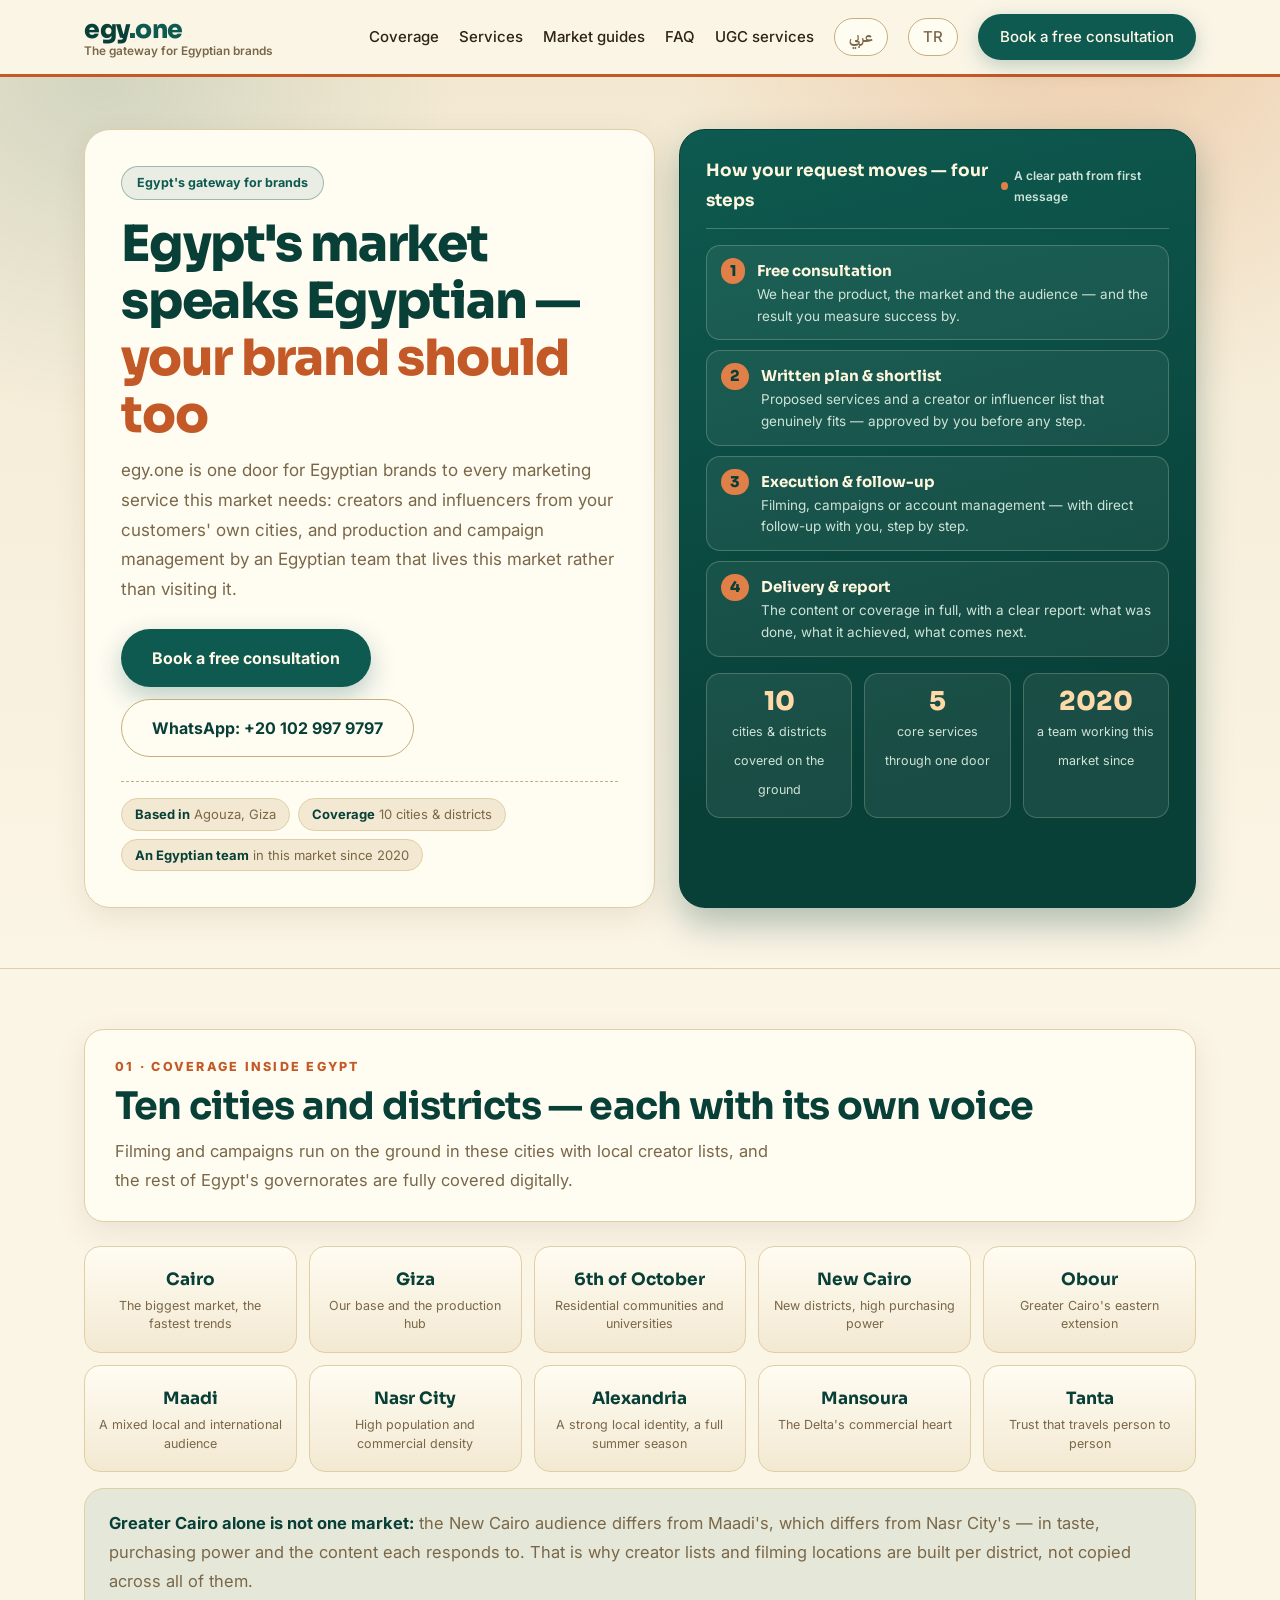
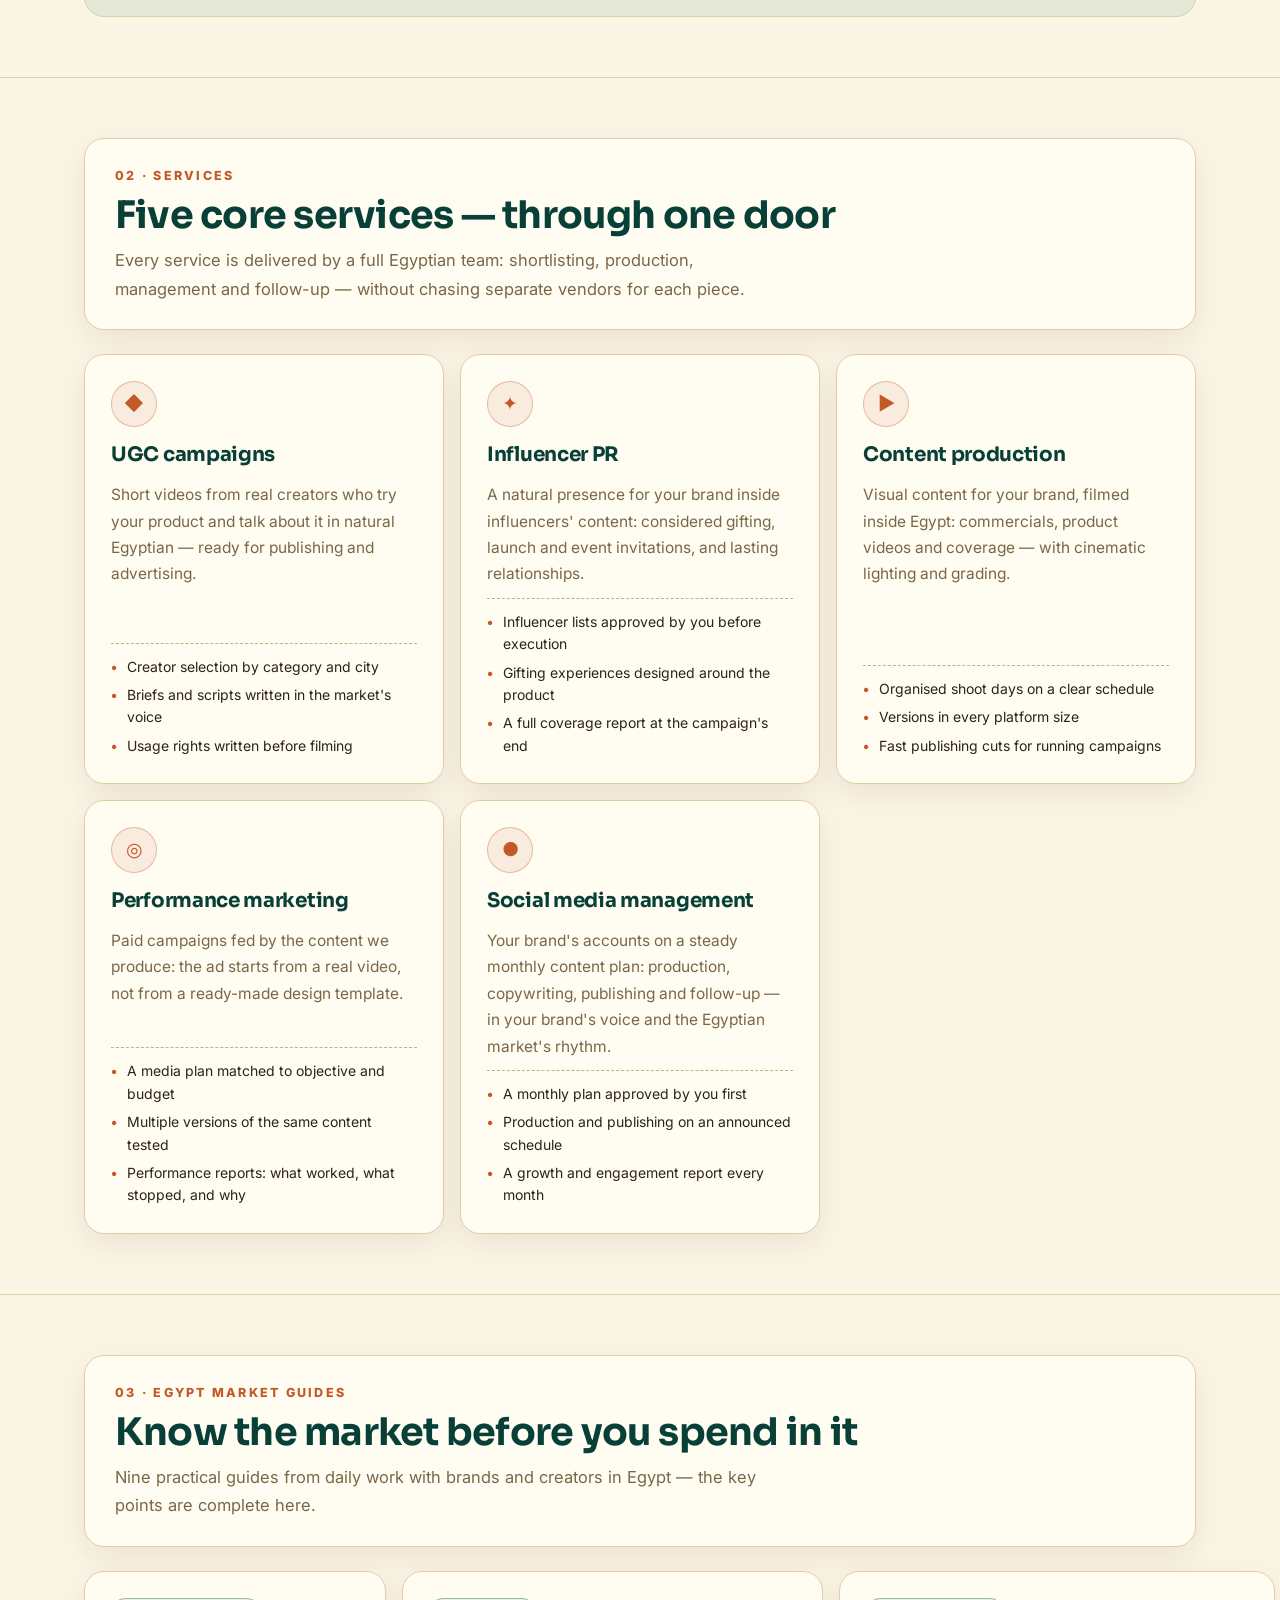
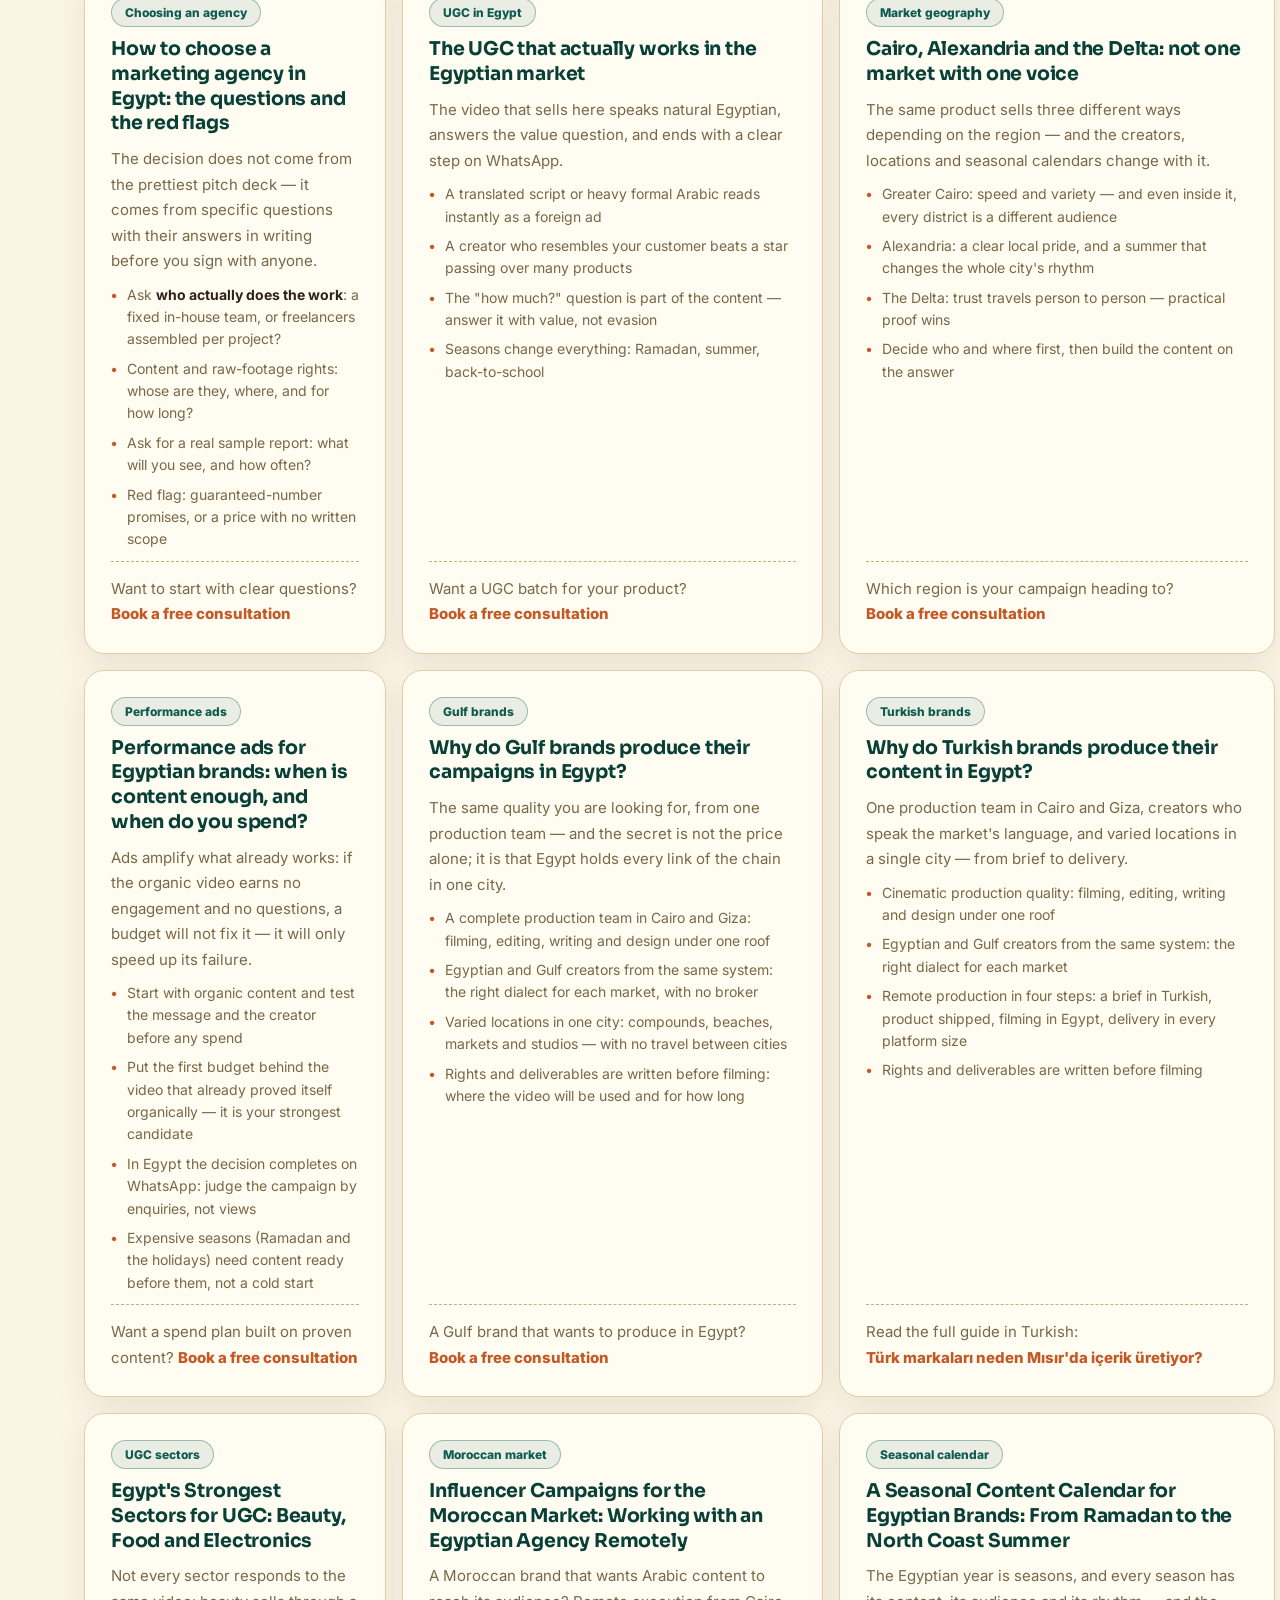
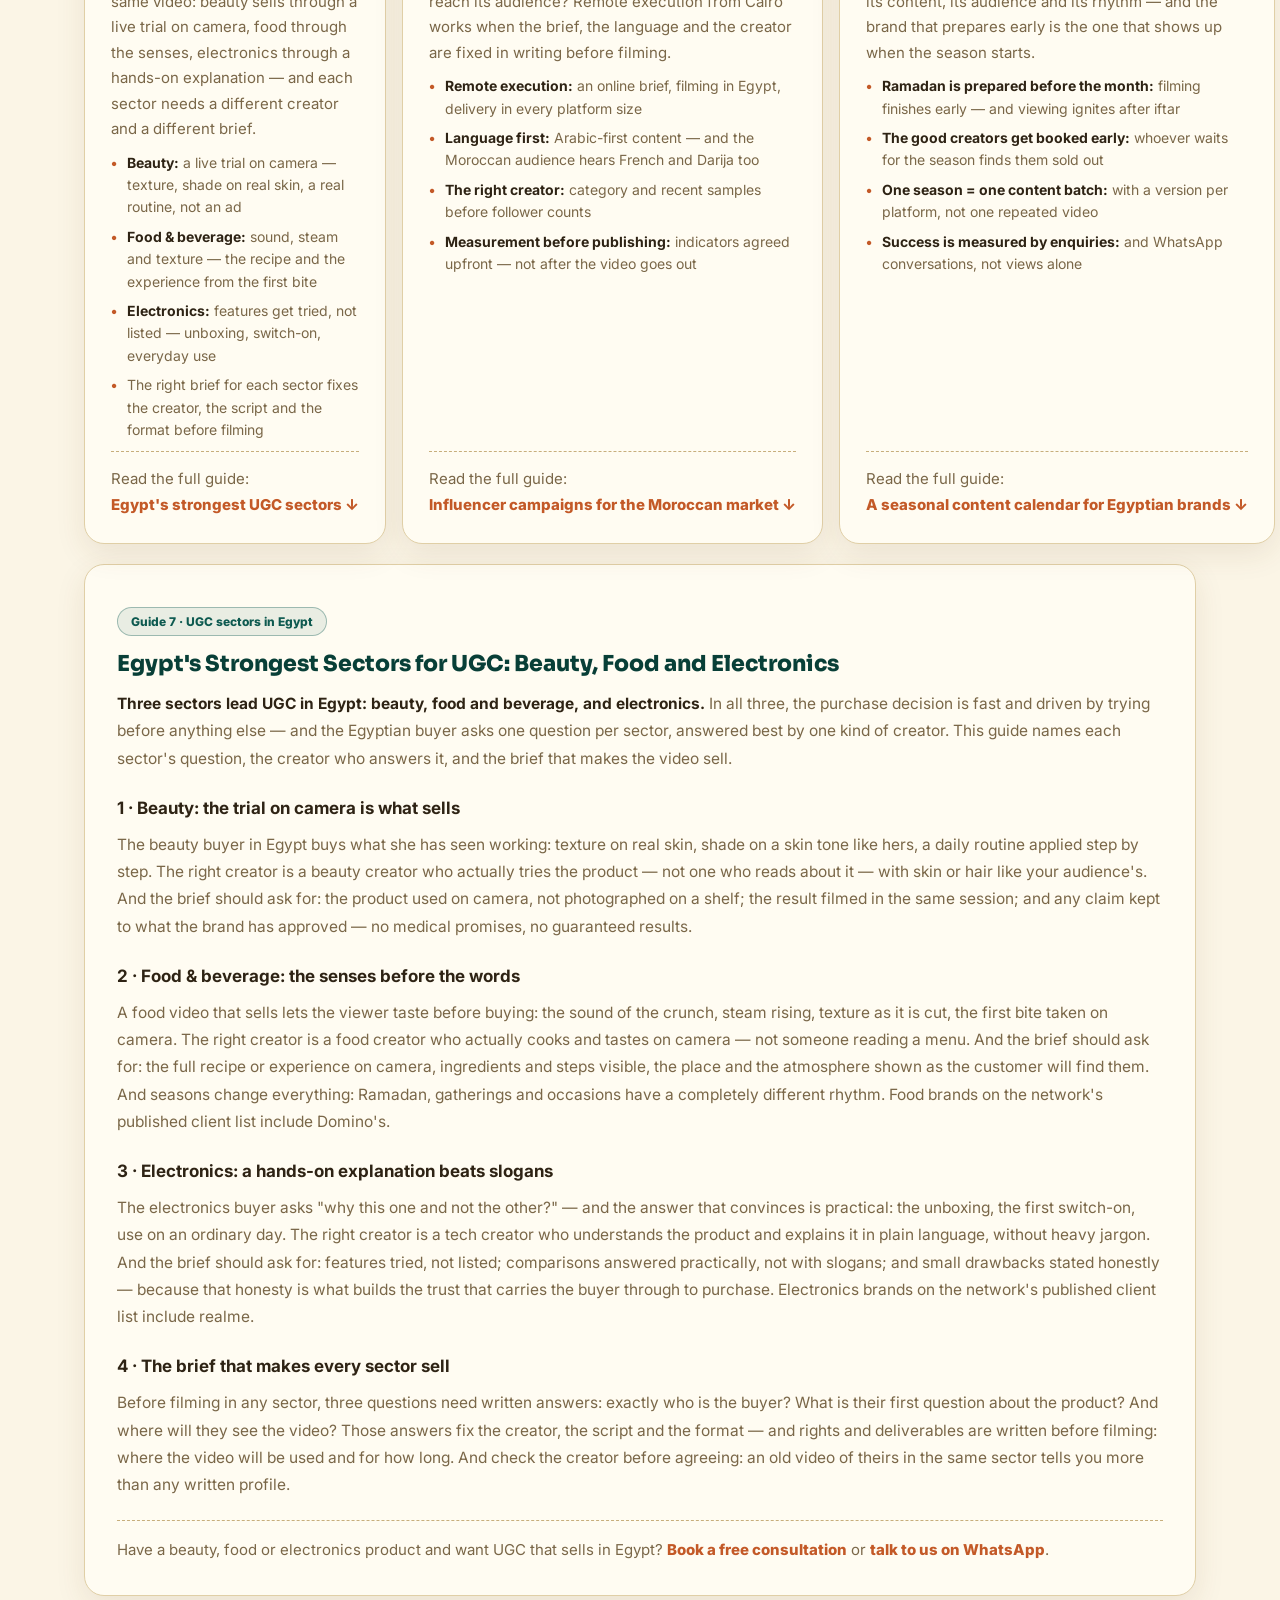
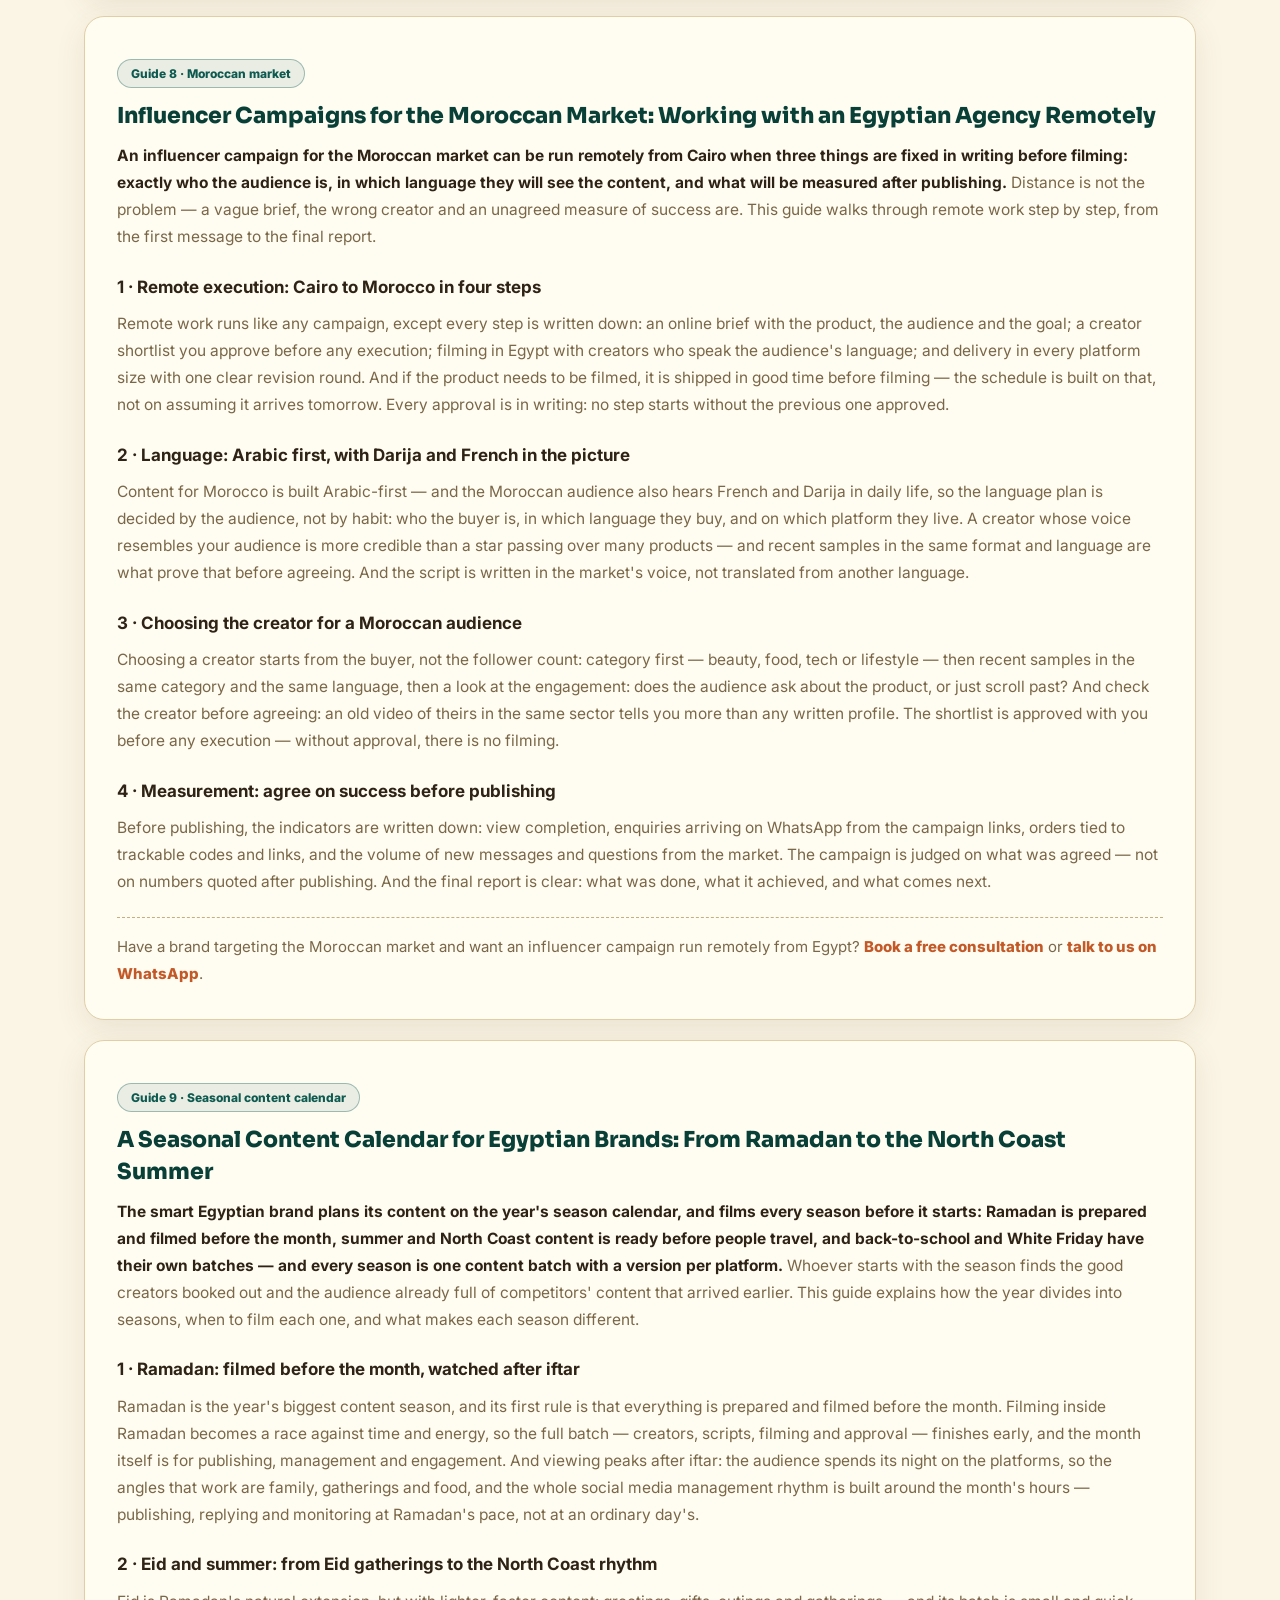
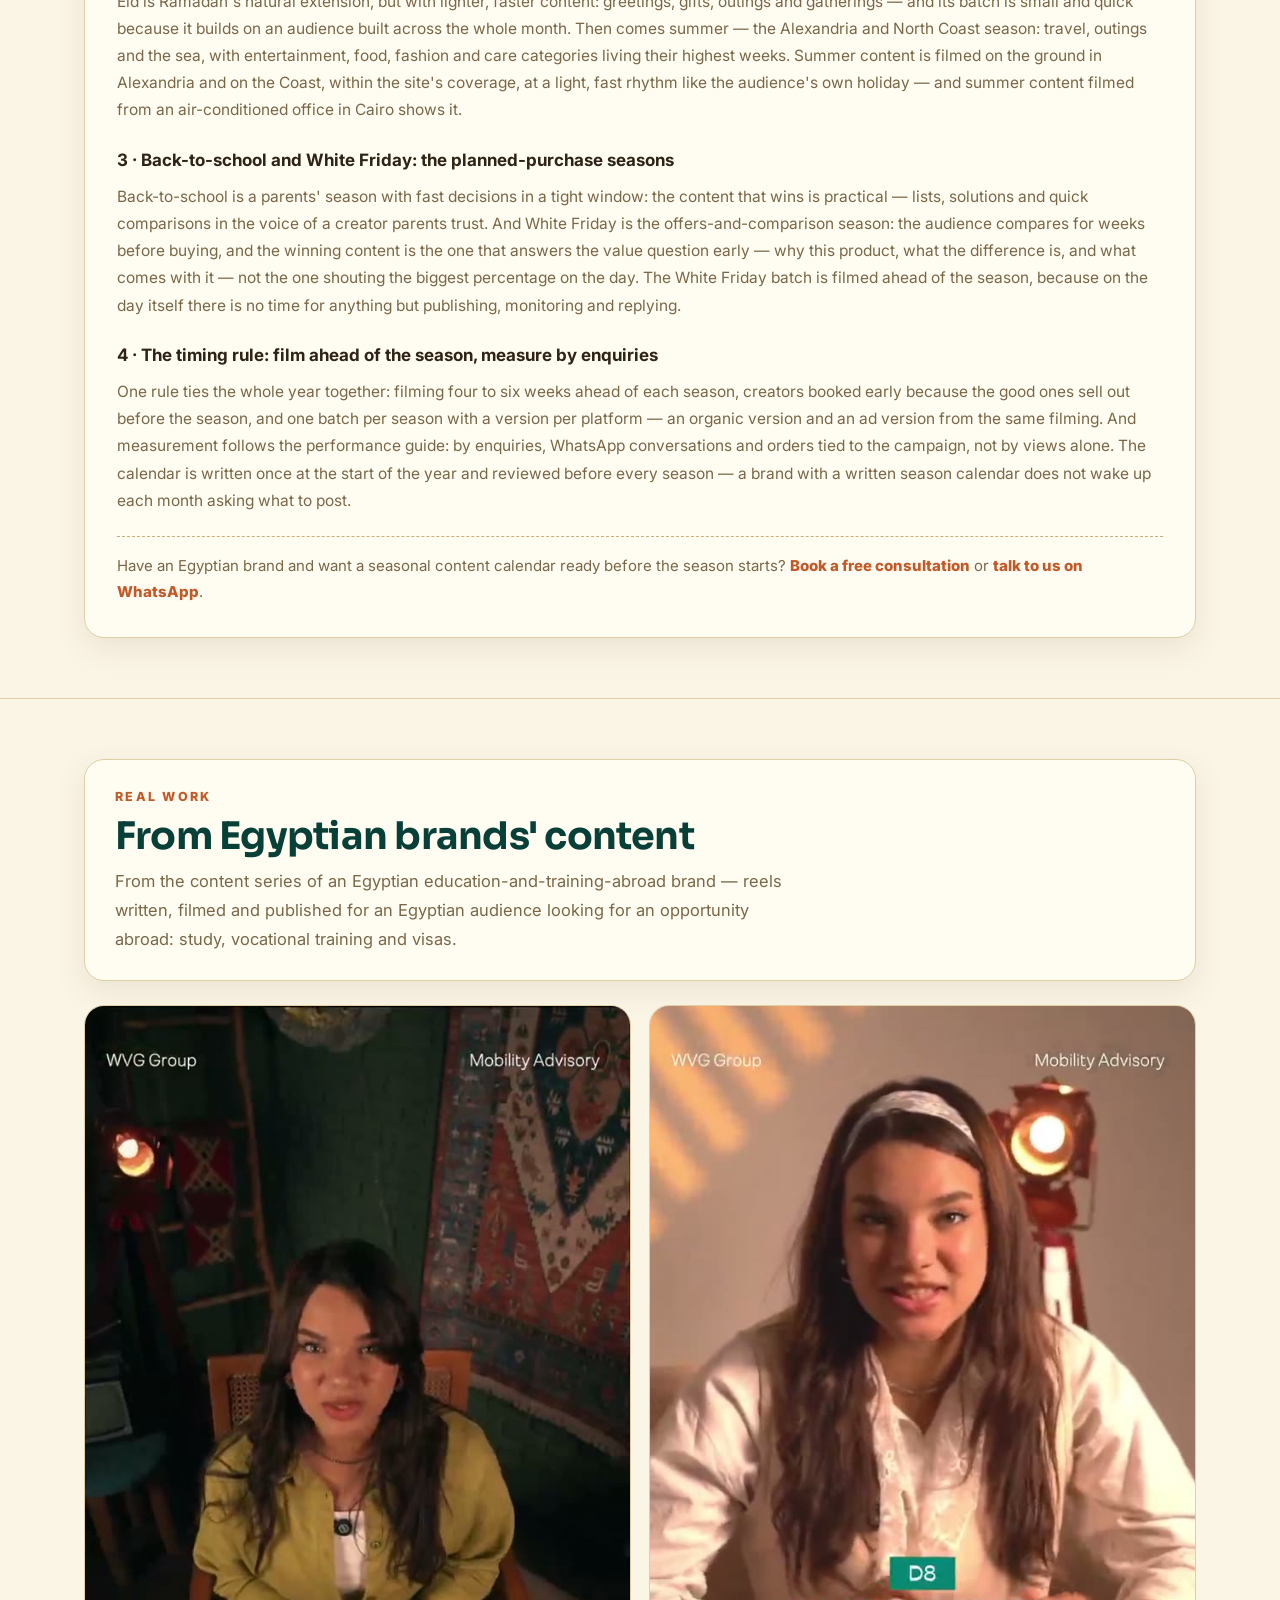
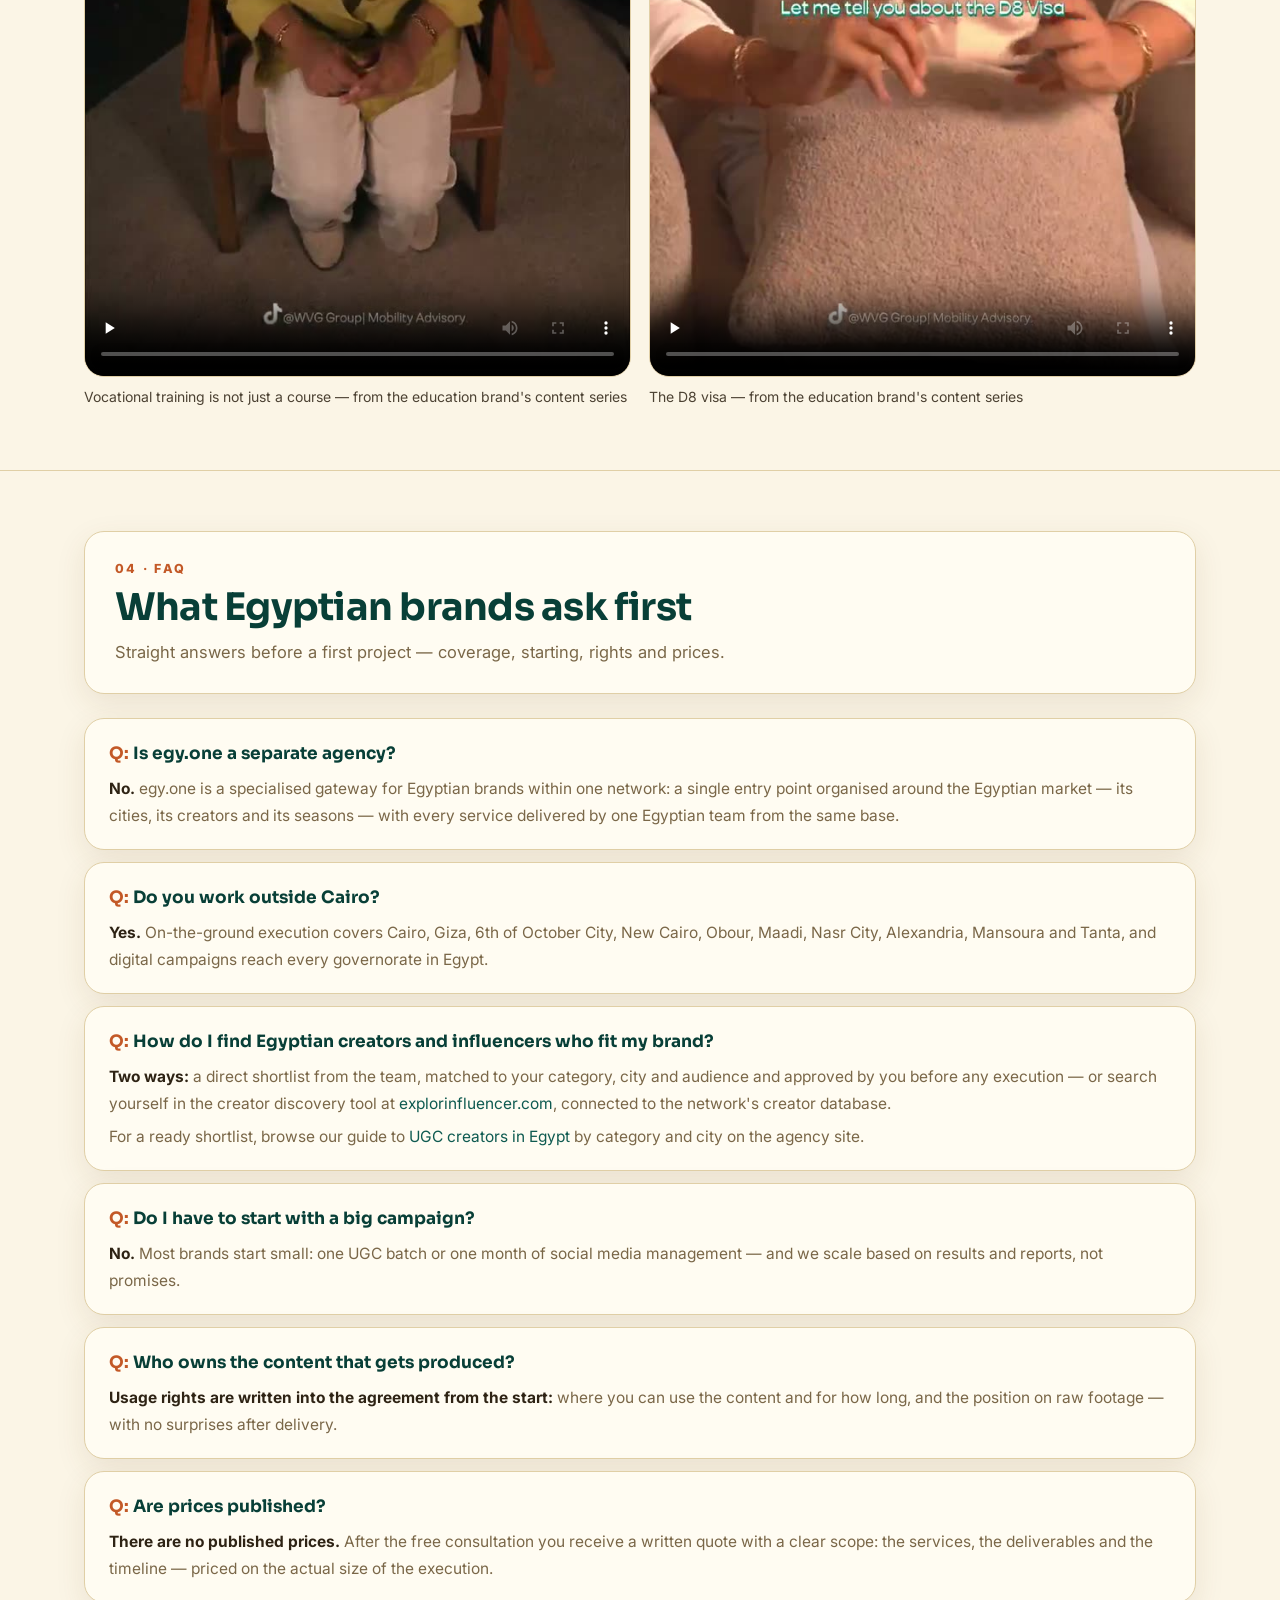
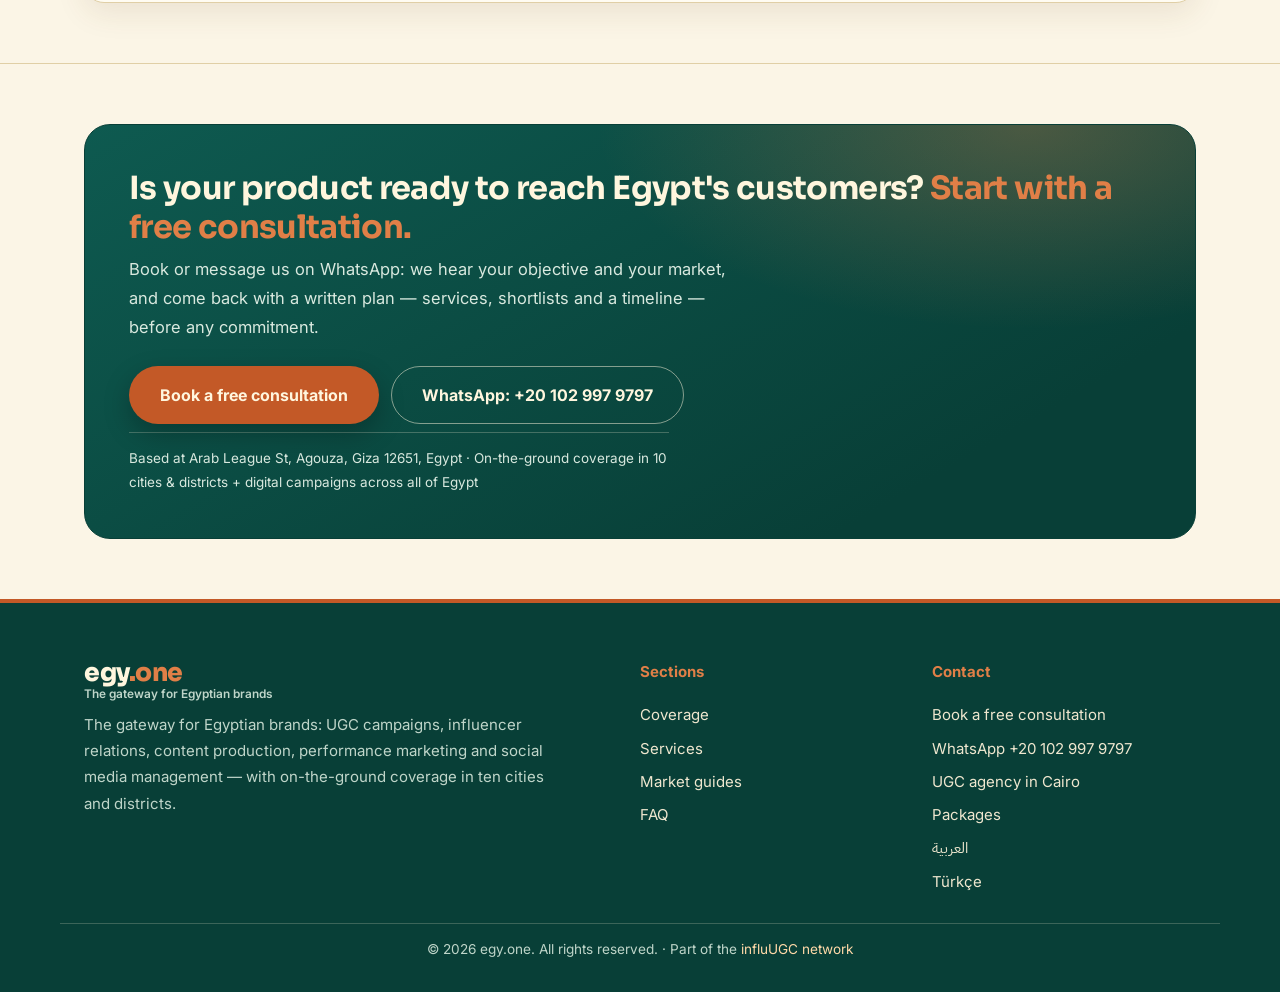
<file: en.html>
<!DOCTYPE html>
<html lang="en" dir="ltr">
<head>
<meta charset="UTF-8">
<meta name="viewport" content="width=device-width, initial-scale=1.0">
<!-- identity-v3-egyone-2026-11-07 -->
<!-- build: framed-restructure-2026-11-06 -->
<title>egy.one — Egypt's Gateway for Brands: UGC, Influencers, Production & Performance</title>
<meta name="description" content="egy.one is the gateway for Egyptian brands to marketing services through one door: UGC campaigns, influencer relations, content production, performance marketing and social media management — with on-the-ground coverage in ten Egyptian cities and districts.">
<link rel="canonical" href="https://egy.one/en.html">
<link rel="alternate" hreflang="ar" href="https://egy.one/">
<link rel="alternate" hreflang="en" href="https://egy.one/en.html">
<link rel="alternate" hreflang="tr" href="https://egy.one/tr.html">
<meta property="og:type" content="website">
<meta property="og:site_name" content="egy.one">
<meta property="og:title" content="egy.one — Egypt's Gateway for Brands: UGC, Influencers, Production & Performance">
<meta property="og:description" content="One door for Egyptian brands: UGC campaigns, influencer relations, content production, performance marketing and social media management — by an Egyptian team with coverage in ten cities and districts.">
<meta property="og:url" content="https://egy.one/en.html">
<meta property="og:image" content="https://egy.one/media/training-series.jpg">
<meta name="twitter:card" content="summary">
<meta name="twitter:title" content="egy.one — Egypt's Gateway for Brands: UGC, Influencers, Production & Performance">
<meta name="twitter:description" content="One door for Egyptian brands: UGC campaigns, influencer relations, content production, performance marketing and social media management — with on-the-ground coverage in ten Egyptian cities and districts.">
<meta name="twitter:image" content="https://egy.one/media/training-series.jpg">
<link rel="icon" type="image/svg+xml" href="/favicon.svg">
<link rel="preconnect" href="https://fonts.googleapis.com">
<link rel="preconnect" href="https://fonts.gstatic.com" crossorigin>
<link href="https://fonts.googleapis.com/css2?family=IBM+Plex+Sans+Arabic:wght@400;500;600;700&family=Inter:wght@400;500;600;700&family=Sora:wght@600;700;800&display=swap" rel="stylesheet">
<link rel="stylesheet" href="/styles.css">
<script type="application/ld+json">
{
  "@context": "https://schema.org",
  "@type": "Organization",
  "name": "egy.one",
  "url": "https://egy.one/en.html",
  "logo": "https://egy.one/favicon.svg",
  "description": "egy.one is the Egypt gateway for Egyptian brands: UGC campaigns, influencer relations, content production, performance marketing and social media management through one door — with on-the-ground coverage in ten Egyptian cities and districts.",
  "parentOrganization": {
    "@type": "Organization",
    "name": "influUGC",
    "url": "https://www.influugc.com/"
  },
  "address": {
    "@type": "PostalAddress",
    "streetAddress": "Arab League St, Agouza",
    "addressLocality": "Giza",
    "postalCode": "12651",
    "addressCountry": "EG"
  },
  "areaServed": ["Egypt"],
  "sameAs": [
    "https://www.instagram.com/influ__ugc",
    "https://www.facebook.com/61587167460710",
    "https://www.linkedin.com/company/influugc",
    "https://www.tiktok.com/@influ_ugc"
  ]
}
</script>
<script type="application/ld+json">
{
  "@context": "https://schema.org",
  "@type": "WebSite",
  "name": "egy.one",
  "url": "https://egy.one/en.html"
}
</script>
<script type="application/ld+json">
{
  "@context": "https://schema.org",
  "@type": "FAQPage",
  "mainEntity": [
    {
      "@type": "Question",
      "name": "Is egy.one a separate agency?",
      "acceptedAnswer": { "@type": "Answer", "text": "No. egy.one is a specialised gateway for Egyptian brands within one network: a single entry point organised around the Egyptian market — its cities, its creators and its seasons — with every service delivered by one Egyptian team from the same base." }
    },
    {
      "@type": "Question",
      "name": "Do you work outside Cairo?",
      "acceptedAnswer": { "@type": "Answer", "text": "Yes. On-the-ground execution covers Cairo, Giza, 6th of October City, New Cairo, Obour, Maadi, Nasr City, Alexandria, Mansoura and Tanta, and digital campaigns reach every governorate in Egypt." }
    },
    {
      "@type": "Question",
      "name": "How do I find Egyptian creators and influencers who fit my brand?",
      "acceptedAnswer": { "@type": "Answer", "text": "Two ways: a direct shortlist from the team, matched to your category, city and audience and approved by you before any execution — or search yourself in the creator discovery tool at explorinfluencer.com, connected to the network's creator database." }
    },
    {
      "@type": "Question",
      "name": "Do I have to start with a big campaign?",
      "acceptedAnswer": { "@type": "Answer", "text": "No. Most brands start small: one UGC batch or one month of social media management — and we scale based on results and reports, not promises." }
    },
    {
      "@type": "Question",
      "name": "Who owns the content that gets produced?",
      "acceptedAnswer": { "@type": "Answer", "text": "Usage rights are written into the agreement from the start: where you can use the content and for how long, and the position on raw footage — with no surprises after delivery." }
    },
    {
      "@type": "Question",
      "name": "Are prices published?",
      "acceptedAnswer": { "@type": "Answer", "text": "There are no published prices. After the free consultation you receive a written quote with a clear scope: the services, the deliverables and the timeline — priced on the actual size of the execution." }
    }
  ]
}
</script>
</head>
<body>
<header class="site-header">
  <div class="header-in">
    <a class="brand" href="/en.html" aria-label="egy.one — home">
      <span class="wordmark">egy<b>.one</b></span>
      <small>The gateway for Egyptian brands</small>
    </a>
    <nav class="site-nav">
      <a href="#coverage">Coverage</a>
      <a href="#services">Services</a>
      <a href="#guides">Market guides</a>
      <a href="#faq">FAQ</a>
      <a href="https://www.influugc.com/en/services/ugc">UGC services</a>
      <a class="lang-switch" href="/index.html" hreflang="ar">عربي</a>
      <a class="lang-switch" href="/tr.html" hreflang="tr">TR</a>
      <a class="nav-cta" href="https://www.influugc.com/book?utm_source=egyone&amp;utm_medium=satellite&amp;utm_campaign=network">Book a free consultation</a>
    </nav>
  </div>
</header>
<main>

<section class="hero">
  <div class="wrap">
    <div class="hero-grid">
      <div class="hero-panel">
        <span class="chip">Egypt's gateway for brands</span>
        <h1>Egypt's market speaks Egyptian — <em>your brand should too</em></h1>
        <p class="hero-lead">egy.one is one door for Egyptian brands to every marketing service this market needs: creators and influencers from your customers' own cities, and production and campaign management by an Egyptian team that lives this market rather than visiting it.</p>
        <div class="cta-actions">
          <a class="btn btn-primary" href="https://www.influugc.com/book?utm_source=egyone&amp;utm_medium=satellite&amp;utm_campaign=network">Book a free consultation</a>
          <a class="btn btn-ghost" href="https://wa.me/201029979797?utm_source=egyone&utm_medium=satellite&utm_campaign=network">WhatsApp: +20 102 997 9797</a>
        </div>
        <ul class="hero-meta">
          <li><b>Based in</b> Agouza, Giza</li>
          <li><b>Coverage</b> 10 cities & districts</li>
          <li><b>An Egyptian team</b> in this market since 2020</li>
        </ul>
      </div>
      <div class="visual-panel" aria-label="How your request moves">
        <div class="vp-head">
          <h3>How your request moves — four steps</h3>
          <span class="vp-dot">A clear path from first message</span>
        </div>
        <ol class="mini-steps">
          <li><span class="mn">1</span><div><h4>Free consultation</h4><p>We hear the product, the market and the audience — and the result you measure success by.</p></div></li>
          <li><span class="mn">2</span><div><h4>Written plan & shortlist</h4><p>Proposed services and a creator or influencer list that genuinely fits — approved by you before any step.</p></div></li>
          <li><span class="mn">3</span><div><h4>Execution & follow-up</h4><p>Filming, campaigns or account management — with direct follow-up with you, step by step.</p></div></li>
          <li><span class="mn">4</span><div><h4>Delivery & report</h4><p>The content or coverage in full, with a clear report: what was done, what it achieved, what comes next.</p></div></li>
        </ol>
        <div class="tiles">
          <div class="tile"><b>10</b><span>cities & districts covered on the ground</span></div>
          <div class="tile"><b>5</b><span>core services through one door</span></div>
          <div class="tile"><b>2020</b><span>a team working this market since</span></div>
        </div>
      </div>
    </div>
  </div>
</section>

<section class="section" id="coverage">
  <div class="wrap">
    <div class="sec-head">
      <p class="eyebrow">01 · Coverage inside Egypt</p>
      <h2>Ten cities and districts — each with its own voice</h2>
      <p class="lead">Filming and campaigns run on the ground in these cities with local creator lists, and the rest of Egypt's governorates are fully covered digitally.</p>
    </div>
    <ul class="city-grid">
      <li class="city"><b>Cairo</b><span>The biggest market, the fastest trends</span></li>
      <li class="city"><b>Giza</b><span>Our base and the production hub</span></li>
      <li class="city"><b>6th of October</b><span>Residential communities and universities</span></li>
      <li class="city"><b>New Cairo</b><span>New districts, high purchasing power</span></li>
      <li class="city"><b>Obour</b><span>Greater Cairo's eastern extension</span></li>
      <li class="city"><b>Maadi</b><span>A mixed local and international audience</span></li>
      <li class="city"><b>Nasr City</b><span>High population and commercial density</span></li>
      <li class="city"><b>Alexandria</b><span>A strong local identity, a full summer season</span></li>
      <li class="city"><b>Mansoura</b><span>The Delta's commercial heart</span></li>
      <li class="city"><b>Tanta</b><span>Trust that travels person to person</span></li>
    </ul>
    <div class="note-panel">
      <b>Greater Cairo alone is not one market:</b> the New Cairo audience differs from Maadi's, which differs from Nasr City's — in taste, purchasing power and the content each responds to. That is why creator lists and filming locations are built per district, not copied across all of them.
    </div>
  </div>
</section>

<section class="section" id="services">
  <div class="wrap">
    <div class="sec-head">
      <p class="eyebrow">02 · Services</p>
      <h2>Five core services — through one door</h2>
      <p class="lead">Every service is delivered by a full Egyptian team: shortlisting, production, management and follow-up — without chasing separate vendors for each piece.</p>
    </div>
    <div class="svc-grid">
      <article class="svc-card">
        <span class="svc-glyph">◆</span>
        <h3>UGC campaigns</h3>
        <p>Short videos from real creators who try your product and talk about it in natural Egyptian — ready for publishing and advertising.</p>
        <ul class="svc-list">
          <li>Creator selection by category and city</li>
          <li>Briefs and scripts written in the market's voice</li>
          <li>Usage rights written before filming</li>
        </ul>
      </article>
      <article class="svc-card">
        <span class="svc-glyph">✦</span>
        <h3>Influencer PR</h3>
        <p>A natural presence for your brand inside influencers' content: considered gifting, launch and event invitations, and lasting relationships.</p>
        <ul class="svc-list">
          <li>Influencer lists approved by you before execution</li>
          <li>Gifting experiences designed around the product</li>
          <li>A full coverage report at the campaign's end</li>
        </ul>
      </article>
      <article class="svc-card">
        <span class="svc-glyph">▶</span>
        <h3>Content production</h3>
        <p>Visual content for your brand, filmed inside Egypt: commercials, product videos and coverage — with cinematic lighting and grading.</p>
        <ul class="svc-list">
          <li>Organised shoot days on a clear schedule</li>
          <li>Versions in every platform size</li>
          <li>Fast publishing cuts for running campaigns</li>
        </ul>
      </article>
      <article class="svc-card">
        <span class="svc-glyph">◎</span>
        <h3>Performance marketing</h3>
        <p>Paid campaigns fed by the content we produce: the ad starts from a real video, not from a ready-made design template.</p>
        <ul class="svc-list">
          <li>A media plan matched to objective and budget</li>
          <li>Multiple versions of the same content tested</li>
          <li>Performance reports: what worked, what stopped, and why</li>
        </ul>
      </article>
      <article class="svc-card">
        <span class="svc-glyph">●</span>
        <h3>Social media management</h3>
        <p>Your brand's accounts on a steady monthly content plan: production, copywriting, publishing and follow-up — in your brand's voice and the Egyptian market's rhythm.</p>
        <ul class="svc-list">
          <li>A monthly plan approved by you first</li>
          <li>Production and publishing on an announced schedule</li>
          <li>A growth and engagement report every month</li>
        </ul>
      </article>
    </div>
  </div>
</section>

<section class="section" id="guides">
  <div class="wrap">
    <div class="sec-head">
      <p class="eyebrow">03 · Egypt market guides</p>
      <h2>Know the market before you spend in it</h2>
      <p class="lead">Nine practical guides from daily work with brands and creators in Egypt — the key points are complete here.</p>
    </div>
    <div class="guide-grid">
      <article class="guide-card">
        <span class="g-chip">Choosing an agency</span>
        <h3>How to choose a marketing agency in Egypt: the questions and the red flags</h3>
        <p>The decision does not come from the prettiest pitch deck — it comes from specific questions with their answers in writing before you sign with anyone.</p>
        <ul class="g-points">
          <li>Ask <b>who actually does the work</b>: a fixed in-house team, or freelancers assembled per project?</li>
          <li>Content and raw-footage rights: whose are they, where, and for how long?</li>
          <li>Ask for a real sample report: what will you see, and how often?</li>
          <li>Red flag: guaranteed-number promises, or a price with no written scope</li>
        </ul>
        <p class="g-foot">Want to start with clear questions? <a href="https://www.influugc.com/book?utm_source=egyone&amp;utm_medium=satellite&amp;utm_campaign=network">Book a free consultation</a></p>
      </article>
      <article class="guide-card">
        <span class="g-chip">UGC in Egypt</span>
        <h3>The UGC that actually works in the Egyptian market</h3>
        <p>The video that sells here speaks natural Egyptian, answers the value question, and ends with a clear step on WhatsApp.</p>
        <ul class="g-points">
          <li>A translated script or heavy formal Arabic reads instantly as a foreign ad</li>
          <li>A creator who resembles your customer beats a star passing over many products</li>
          <li>The "how much?" question is part of the content — answer it with value, not evasion</li>
          <li>Seasons change everything: Ramadan, summer, back-to-school</li>
        </ul>
        <p class="g-foot">Want a UGC batch for your product? <a href="https://www.influugc.com/book?utm_source=egyone&amp;utm_medium=satellite&amp;utm_campaign=network">Book a free consultation</a></p>
      </article>
      <article class="guide-card">
        <span class="g-chip">Market geography</span>
        <h3>Cairo, Alexandria and the Delta: not one market with one voice</h3>
        <p>The same product sells three different ways depending on the region — and the creators, locations and seasonal calendars change with it.</p>
        <ul class="g-points">
          <li>Greater Cairo: speed and variety — and even inside it, every district is a different audience</li>
          <li>Alexandria: a clear local pride, and a summer that changes the whole city's rhythm</li>
          <li>The Delta: trust travels person to person — practical proof wins</li>
          <li>Decide who and where first, then build the content on the answer</li>
        </ul>
        <p class="g-foot">Which region is your campaign heading to? <a href="https://www.influugc.com/book?utm_source=egyone&amp;utm_medium=satellite&amp;utm_campaign=network">Book a free consultation</a></p>
      </article>
      <article class="guide-card">
        <span class="g-chip">Performance ads</span>
        <h3>Performance ads for Egyptian brands: when is content enough, and when do you spend?</h3>
        <p>Ads amplify what already works: if the organic video earns no engagement and no questions, a budget will not fix it — it will only speed up its failure.</p>
        <ul class="g-points">
          <li>Start with organic content and test the message and the creator before any spend</li>
          <li>Put the first budget behind the video that already proved itself organically — it is your strongest candidate</li>
          <li>In Egypt the decision completes on WhatsApp: judge the campaign by enquiries, not views</li>
          <li>Expensive seasons (Ramadan and the holidays) need content ready before them, not a cold start</li>
        </ul>
        <p class="g-foot">Want a spend plan built on proven content? <a href="https://www.influugc.com/book?utm_source=egyone&amp;utm_medium=satellite&amp;utm_campaign=network">Book a free consultation</a></p>
      </article>
      <article class="guide-card">
        <span class="g-chip">Gulf brands</span>
        <h3>Why do Gulf brands produce their campaigns in Egypt?</h3>
        <p>The same quality you are looking for, from one production team — and the secret is not the price alone; it is that Egypt holds every link of the chain in one city.</p>
        <ul class="g-points">
          <li>A complete production team in Cairo and Giza: filming, editing, writing and design under one roof</li>
          <li>Egyptian and Gulf creators from the same system: the right dialect for each market, with no broker</li>
          <li>Varied locations in one city: compounds, beaches, markets and studios — with no travel between cities</li>
          <li>Rights and deliverables are written before filming: where the video will be used and for how long</li>
        </ul>
        <p class="g-foot">A Gulf brand that wants to produce in Egypt? <a href="https://www.influugc.com/book?utm_source=egyone&amp;utm_medium=satellite&amp;utm_campaign=network">Book a free consultation</a></p>
      </article>
      <article class="guide-card">
        <span class="g-chip">Turkish brands</span>
        <h3>Why do Turkish brands produce their content in Egypt?</h3>
        <p>One production team in Cairo and Giza, creators who speak the market's language, and varied locations in a single city — from brief to delivery.</p>
        <ul class="g-points">
          <li>Cinematic production quality: filming, editing, writing and design under one roof</li>
          <li>Egyptian and Gulf creators from the same system: the right dialect for each market</li>
          <li>Remote production in four steps: a brief in Turkish, product shipped, filming in Egypt, delivery in every platform size</li>
          <li>Rights and deliverables are written before filming</li>
        </ul>
        <p class="g-foot">Read the full guide in Turkish: <a href="/tr.html" hreflang="tr">Türk markaları neden Mısır'da içerik üretiyor?</a></p>
      </article>
      <article class="guide-card">
        <span class="g-chip">UGC sectors</span>
        <h3>Egypt's Strongest Sectors for UGC: Beauty, Food and Electronics</h3>
        <p>Not every sector responds to the same video: beauty sells through a live trial on camera, food through the senses, electronics through a hands-on explanation — and each sector needs a different creator and a different brief.</p>
        <ul class="g-points">
          <li><b>Beauty:</b> a live trial on camera — texture, shade on real skin, a real routine, not an ad</li>
          <li><b>Food &amp; beverage:</b> sound, steam and texture — the recipe and the experience from the first bite</li>
          <li><b>Electronics:</b> features get tried, not listed — unboxing, switch-on, everyday use</li>
          <li>The right brief for each sector fixes the creator, the script and the format before filming</li>
        </ul>
        <p class="g-foot">Read the full guide: <a href="#guide-egypt-sectors">Egypt's strongest UGC sectors ↓</a></p>
      </article>
      <article class="guide-card">
        <span class="g-chip">Moroccan market</span>
        <h3>Influencer Campaigns for the Moroccan Market: Working with an Egyptian Agency Remotely</h3>
        <p>A Moroccan brand that wants Arabic content to reach its audience? Remote execution from Cairo works when the brief, the language and the creator are fixed in writing before filming.</p>
        <ul class="g-points">
          <li><b>Remote execution:</b> an online brief, filming in Egypt, delivery in every platform size</li>
          <li><b>Language first:</b> Arabic-first content — and the Moroccan audience hears French and Darija too</li>
          <li><b>The right creator:</b> category and recent samples before follower counts</li>
          <li><b>Measurement before publishing:</b> indicators agreed upfront — not after the video goes out</li>
        </ul>
        <p class="g-foot">Read the full guide: <a href="#guide-morocco">Influencer campaigns for the Moroccan market ↓</a></p>
      </article>
      <article class="guide-card">
        <span class="g-chip">Seasonal calendar</span>
        <h3>A Seasonal Content Calendar for Egyptian Brands: From Ramadan to the North Coast Summer</h3>
        <p>The Egyptian year is seasons, and every season has its content, its audience and its rhythm — and the brand that prepares early is the one that shows up when the season starts.</p>
        <ul class="g-points">
          <li><b>Ramadan is prepared before the month:</b> filming finishes early — and viewing ignites after iftar</li>
          <li><b>The good creators get booked early:</b> whoever waits for the season finds them sold out</li>
          <li><b>One season = one content batch:</b> with a version per platform, not one repeated video</li>
          <li><b>Success is measured by enquiries:</b> and WhatsApp conversations, not views alone</li>
        </ul>
        <p class="g-foot">Read the full guide: <a href="#guide-egypt-seasons">A seasonal content calendar for Egyptian brands ↓</a></p>
      </article>
    </div>
    <article class="guide-full" id="guide-egypt-sectors">
      <p class="g-tag">Guide 7 · UGC sectors in Egypt</p>
      <h3>Egypt's Strongest Sectors for UGC: Beauty, Food and Electronics</h3>
      <p><b>Three sectors lead UGC in Egypt: beauty, food and beverage, and electronics.</b> In all three, the purchase decision is fast and driven by trying before anything else — and the Egyptian buyer asks one question per sector, answered best by one kind of creator. This guide names each sector's question, the creator who answers it, and the brief that makes the video sell.</p>
      <h4>1 · Beauty: the trial on camera is what sells</h4>
      <p>The beauty buyer in Egypt buys what she has seen working: texture on real skin, shade on a skin tone like hers, a daily routine applied step by step. The right creator is a beauty creator who actually tries the product — not one who reads about it — with skin or hair like your audience's. And the brief should ask for: the product used on camera, not photographed on a shelf; the result filmed in the same session; and any claim kept to what the brand has approved — no medical promises, no guaranteed results.</p>
      <h4>2 · Food &amp; beverage: the senses before the words</h4>
      <p>A food video that sells lets the viewer taste before buying: the sound of the crunch, steam rising, texture as it is cut, the first bite taken on camera. The right creator is a food creator who actually cooks and tastes on camera — not someone reading a menu. And the brief should ask for: the full recipe or experience on camera, ingredients and steps visible, the place and the atmosphere shown as the customer will find them. And seasons change everything: Ramadan, gatherings and occasions have a completely different rhythm. Food brands on the network's published client list include Domino's.</p>
      <h4>3 · Electronics: a hands-on explanation beats slogans</h4>
      <p>The electronics buyer asks "why this one and not the other?" — and the answer that convinces is practical: the unboxing, the first switch-on, use on an ordinary day. The right creator is a tech creator who understands the product and explains it in plain language, without heavy jargon. And the brief should ask for: features tried, not listed; comparisons answered practically, not with slogans; and small drawbacks stated honestly — because that honesty is what builds the trust that carries the buyer through to purchase. Electronics brands on the network's published client list include realme.</p>
      <h4>4 · The brief that makes every sector sell</h4>
      <p>Before filming in any sector, three questions need written answers: exactly who is the buyer? What is their first question about the product? And where will they see the video? Those answers fix the creator, the script and the format — and rights and deliverables are written before filming: where the video will be used and for how long. And check the creator before agreeing: an old video of theirs in the same sector tells you more than any written profile.</p>
      <p class="woven">Have a beauty, food or electronics product and want UGC that sells in Egypt? <a href="https://www.influugc.com/book?utm_source=egyone&amp;utm_medium=satellite&amp;utm_campaign=network">Book a free consultation</a> or <a href="https://wa.me/201029979797?utm_source=egyone&utm_medium=satellite&utm_campaign=network">talk to us on WhatsApp</a>.</p>
    </article>
    <article class="guide-full" id="guide-morocco">
      <p class="g-tag">Guide 8 · Moroccan market</p>
      <h3>Influencer Campaigns for the Moroccan Market: Working with an Egyptian Agency Remotely</h3>
      <p><b>An influencer campaign for the Moroccan market can be run remotely from Cairo when three things are fixed in writing before filming: exactly who the audience is, in which language they will see the content, and what will be measured after publishing.</b> Distance is not the problem — a vague brief, the wrong creator and an unagreed measure of success are. This guide walks through remote work step by step, from the first message to the final report.</p>
      <h4>1 · Remote execution: Cairo to Morocco in four steps</h4>
      <p>Remote work runs like any campaign, except every step is written down: an online brief with the product, the audience and the goal; a creator shortlist you approve before any execution; filming in Egypt with creators who speak the audience's language; and delivery in every platform size with one clear revision round. And if the product needs to be filmed, it is shipped in good time before filming — the schedule is built on that, not on assuming it arrives tomorrow. Every approval is in writing: no step starts without the previous one approved.</p>
      <h4>2 · Language: Arabic first, with Darija and French in the picture</h4>
      <p>Content for Morocco is built Arabic-first — and the Moroccan audience also hears French and Darija in daily life, so the language plan is decided by the audience, not by habit: who the buyer is, in which language they buy, and on which platform they live. A creator whose voice resembles your audience is more credible than a star passing over many products — and recent samples in the same format and language are what prove that before agreeing. And the script is written in the market's voice, not translated from another language.</p>
      <h4>3 · Choosing the creator for a Moroccan audience</h4>
      <p>Choosing a creator starts from the buyer, not the follower count: category first — beauty, food, tech or lifestyle — then recent samples in the same category and the same language, then a look at the engagement: does the audience ask about the product, or just scroll past? And check the creator before agreeing: an old video of theirs in the same sector tells you more than any written profile. The shortlist is approved with you before any execution — without approval, there is no filming.</p>
      <h4>4 · Measurement: agree on success before publishing</h4>
      <p>Before publishing, the indicators are written down: view completion, enquiries arriving on WhatsApp from the campaign links, orders tied to trackable codes and links, and the volume of new messages and questions from the market. The campaign is judged on what was agreed — not on numbers quoted after publishing. And the final report is clear: what was done, what it achieved, and what comes next.</p>
      <p class="woven">Have a brand targeting the Moroccan market and want an influencer campaign run remotely from Egypt? <a href="https://www.influugc.com/book?utm_source=egyone&amp;utm_medium=satellite&amp;utm_campaign=network">Book a free consultation</a> or <a href="https://wa.me/201029979797?utm_source=egyone&utm_medium=satellite&utm_campaign=network">talk to us on WhatsApp</a>.</p>
    </article>
    <article class="guide-full" id="guide-egypt-seasons">
      <p class="g-tag">Guide 9 · Seasonal content calendar</p>
      <h3>A Seasonal Content Calendar for Egyptian Brands: From Ramadan to the North Coast Summer</h3>
      <p><b>The smart Egyptian brand plans its content on the year's season calendar, and films every season before it starts: Ramadan is prepared and filmed before the month, summer and North Coast content is ready before people travel, and back-to-school and White Friday have their own batches — and every season is one content batch with a version per platform.</b> Whoever starts with the season finds the good creators booked out and the audience already full of competitors' content that arrived earlier. This guide explains how the year divides into seasons, when to film each one, and what makes each season different.</p>
      <h4>1 · Ramadan: filmed before the month, watched after iftar</h4>
      <p>Ramadan is the year's biggest content season, and its first rule is that everything is prepared and filmed before the month. Filming inside Ramadan becomes a race against time and energy, so the full batch — creators, scripts, filming and approval — finishes early, and the month itself is for publishing, management and engagement. And viewing peaks after iftar: the audience spends its night on the platforms, so the angles that work are family, gatherings and food, and the whole social media management rhythm is built around the month's hours — publishing, replying and monitoring at Ramadan's pace, not at an ordinary day's.</p>
      <h4>2 · Eid and summer: from Eid gatherings to the North Coast rhythm</h4>
      <p>Eid is Ramadan's natural extension, but with lighter, faster content: greetings, gifts, outings and gatherings — and its batch is small and quick because it builds on an audience built across the whole month. Then comes summer — the Alexandria and North Coast season: travel, outings and the sea, with entertainment, food, fashion and care categories living their highest weeks. Summer content is filmed on the ground in Alexandria and on the Coast, within the site's coverage, at a light, fast rhythm like the audience's own holiday — and summer content filmed from an air-conditioned office in Cairo shows it.</p>
      <h4>3 · Back-to-school and White Friday: the planned-purchase seasons</h4>
      <p>Back-to-school is a parents' season with fast decisions in a tight window: the content that wins is practical — lists, solutions and quick comparisons in the voice of a creator parents trust. And White Friday is the offers-and-comparison season: the audience compares for weeks before buying, and the winning content is the one that answers the value question early — why this product, what the difference is, and what comes with it — not the one shouting the biggest percentage on the day. The White Friday batch is filmed ahead of the season, because on the day itself there is no time for anything but publishing, monitoring and replying.</p>
      <h4>4 · The timing rule: film ahead of the season, measure by enquiries</h4>
      <p>One rule ties the whole year together: filming four to six weeks ahead of each season, creators booked early because the good ones sell out before the season, and one batch per season with a version per platform — an organic version and an ad version from the same filming. And measurement follows the performance guide: by enquiries, WhatsApp conversations and orders tied to the campaign, not by views alone. The calendar is written once at the start of the year and reviewed before every season — a brand with a written season calendar does not wake up each month asking what to post.</p>
      <p class="woven">Have an Egyptian brand and want a seasonal content calendar ready before the season starts? <a href="https://www.influugc.com/book?utm_source=egyone&amp;utm_medium=satellite&amp;utm_campaign=network">Book a free consultation</a> or <a href="https://wa.me/201029979797?utm_source=egyone&utm_medium=satellite&utm_campaign=network">talk to us on WhatsApp</a>.</p>
    </article>
  </div>
</section>

<section class="section" id="works">
  <div class="wrap">
    <div class="sec-head">
      <p class="eyebrow">Real work</p>
      <h2>From Egyptian brands' content</h2>
      <p class="lead">From the content series of an Egyptian education-and-training-abroad brand — reels written, filmed and published for an Egyptian audience looking for an opportunity abroad: study, vocational training and visas.</p>
    </div>
    <div class="works-grid">
      <figure class="work-item">
        <video controls preload="none" poster="media/training-series.jpg" playsinline><source src="media/training-series.mp4" type="video/mp4"></video>
        <figcaption>Vocational training is not just a course — from the education brand's content series</figcaption>
      </figure>
      <figure class="work-item">
        <video controls preload="none" poster="media/visa-d8.jpg" playsinline><source src="media/visa-d8.mp4" type="video/mp4"></video>
        <figcaption>The D8 visa — from the education brand's content series</figcaption>
      </figure>
    </div>
  </div>
</section>

<section class="section" id="faq">
  <div class="wrap">
    <div class="sec-head">
      <p class="eyebrow">04 · FAQ</p>
      <h2>What Egyptian brands ask first</h2>
      <p class="lead">Straight answers before a first project — coverage, starting, rights and prices.</p>
    </div>
    <div class="faq-list">
      <div class="faq-item">
        <h3>Is egy.one a separate agency?</h3>
        <p><b>No.</b> egy.one is a specialised gateway for Egyptian brands within one network: a single entry point organised around the Egyptian market — its cities, its creators and its seasons — with every service delivered by one Egyptian team from the same base.</p>
      </div>
      <div class="faq-item">
        <h3>Do you work outside Cairo?</h3>
        <p><b>Yes.</b> On-the-ground execution covers Cairo, Giza, 6th of October City, New Cairo, Obour, Maadi, Nasr City, Alexandria, Mansoura and Tanta, and digital campaigns reach every governorate in Egypt.</p>
      </div>
      <div class="faq-item">
        <h3>How do I find Egyptian creators and influencers who fit my brand?</h3>
        <p><b>Two ways:</b> a direct shortlist from the team, matched to your category, city and audience and approved by you before any execution — or search yourself in the creator discovery tool at <a href="https://explorinfluencer.com/">explorinfluencer.com</a>, connected to the network's creator database.</p>
        <p>For a ready shortlist, browse our guide to <a href="https://www.influugc.com/en/blog/ugc-creators-egypt">UGC creators in Egypt</a> by category and city on the agency site.</p>
      </div>
      <div class="faq-item">
        <h3>Do I have to start with a big campaign?</h3>
        <p><b>No.</b> Most brands start small: one UGC batch or one month of social media management — and we scale based on results and reports, not promises.</p>
      </div>
      <div class="faq-item">
        <h3>Who owns the content that gets produced?</h3>
        <p><b>Usage rights are written into the agreement from the start:</b> where you can use the content and for how long, and the position on raw footage — with no surprises after delivery.</p>
      </div>
      <div class="faq-item">
        <h3>Are prices published?</h3>
        <p><b>There are no published prices.</b> After the free consultation you receive a written quote with a clear scope: the services, the deliverables and the timeline — priced on the actual size of the execution.</p>
      </div>
    </div>
  </div>
</section>

<section class="cta-section" id="contact">
  <div class="wrap">
    <div class="cta-panel">
      <h2>Is your product ready to reach Egypt's customers? <em>Start with a free consultation.</em></h2>
      <p>Book or message us on WhatsApp: we hear your objective and your market, and come back with a written plan — services, shortlists and a timeline — before any commitment.</p>
      <div class="cta-actions">
        <a class="btn btn-primary" href="https://www.influugc.com/book?utm_source=egyone&amp;utm_medium=satellite&amp;utm_campaign=network">Book a free consultation</a>
        <a class="btn btn-ghost" href="https://wa.me/201029979797?utm_source=egyone&utm_medium=satellite&utm_campaign=network">WhatsApp: +20 102 997 9797</a>
      </div>
      <p class="cta-meta">Based at Arab League St, Agouza, Giza 12651, Egypt · On-the-ground coverage in 10 cities & districts + digital campaigns across all of Egypt</p>
    </div>
  </div>
</section>

</main>
<footer class="site-footer">
  <div class="footer-grid">
    <div>
      <a class="brand" href="/en.html"><span class="wordmark">egy<b>.one</b></span><small>The gateway for Egyptian brands</small></a>
      <p class="footer-note">The gateway for Egyptian brands: UGC campaigns, influencer relations, content production, performance marketing and social media management — with on-the-ground coverage in ten cities and districts.</p>
    </div>
    <nav>
      <h4>Sections</h4>
      <a href="#coverage">Coverage</a>
      <a href="#services">Services</a>
      <a href="#guides">Market guides</a>
      <a href="#faq">FAQ</a>
    </nav>
    <nav>
      <h4>Contact</h4>
      <a href="https://www.influugc.com/book?utm_source=egyone&amp;utm_medium=satellite&amp;utm_campaign=network">Book a free consultation</a>
      <a href="https://wa.me/201029979797?utm_source=egyone&utm_medium=satellite&utm_campaign=network">WhatsApp +20 102 997 9797</a>
      <a href="https://www.influugc.com/en/ugc-cairo">UGC agency in Cairo</a>
      <a href="https://www.influugc.com/en/packages">Packages</a>
      <a href="/index.html" hreflang="ar">العربية</a>
      <a href="/tr.html" hreflang="tr">Türkçe</a>
    </nav>
  </div>
  <p class="footer-legal">© 2026 egy.one. All rights reserved. · Part of the <a href="https://www.influugc.com/">influUGC network</a></p>
</footer>
<div class="mobile-bar"><a class="mb-book" href="https://www.influugc.com/book?utm_source=egyone&amp;utm_medium=satellite&amp;utm_campaign=network">Book a consultation</a><a class="mb-wa" href="https://wa.me/201029979797?utm_source=egyone&utm_medium=satellite&utm_campaign=network" aria-label="Chat on WhatsApp">WhatsApp</a></div>
</body>
</html>
</file>
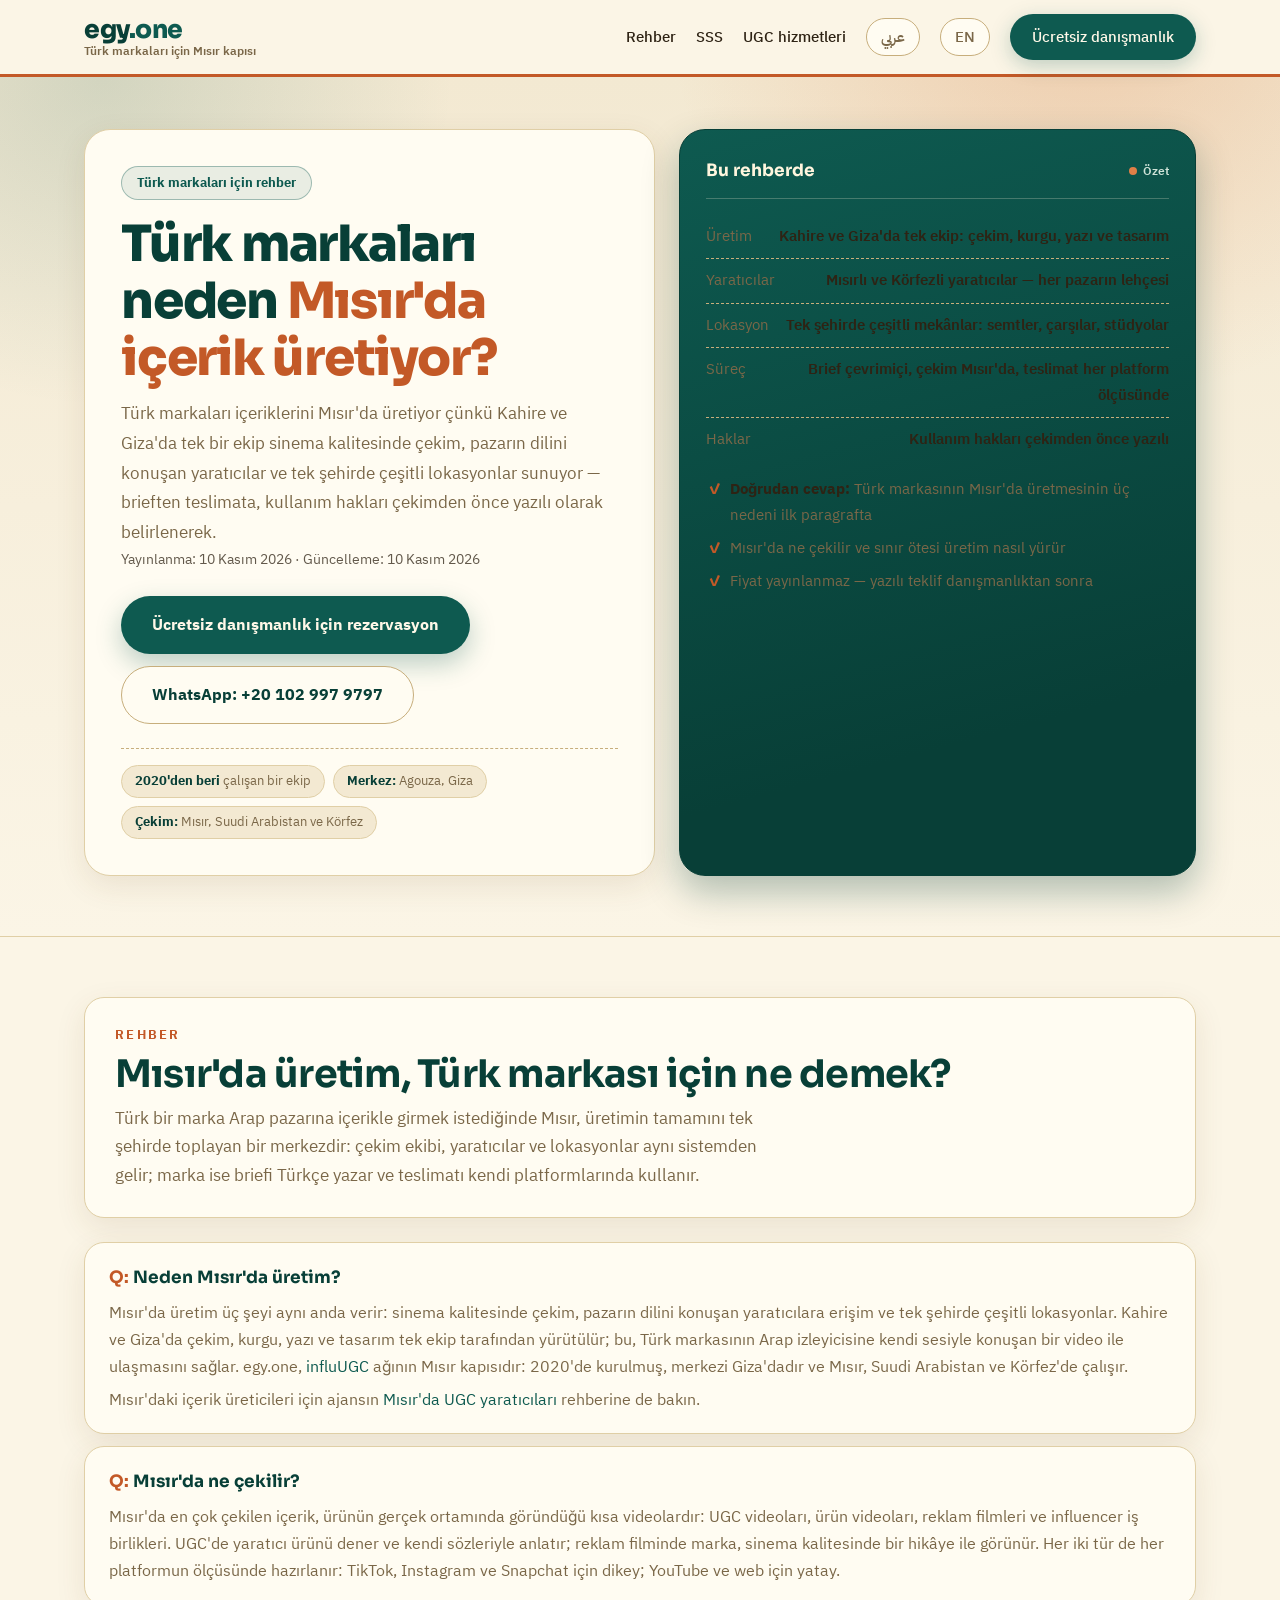
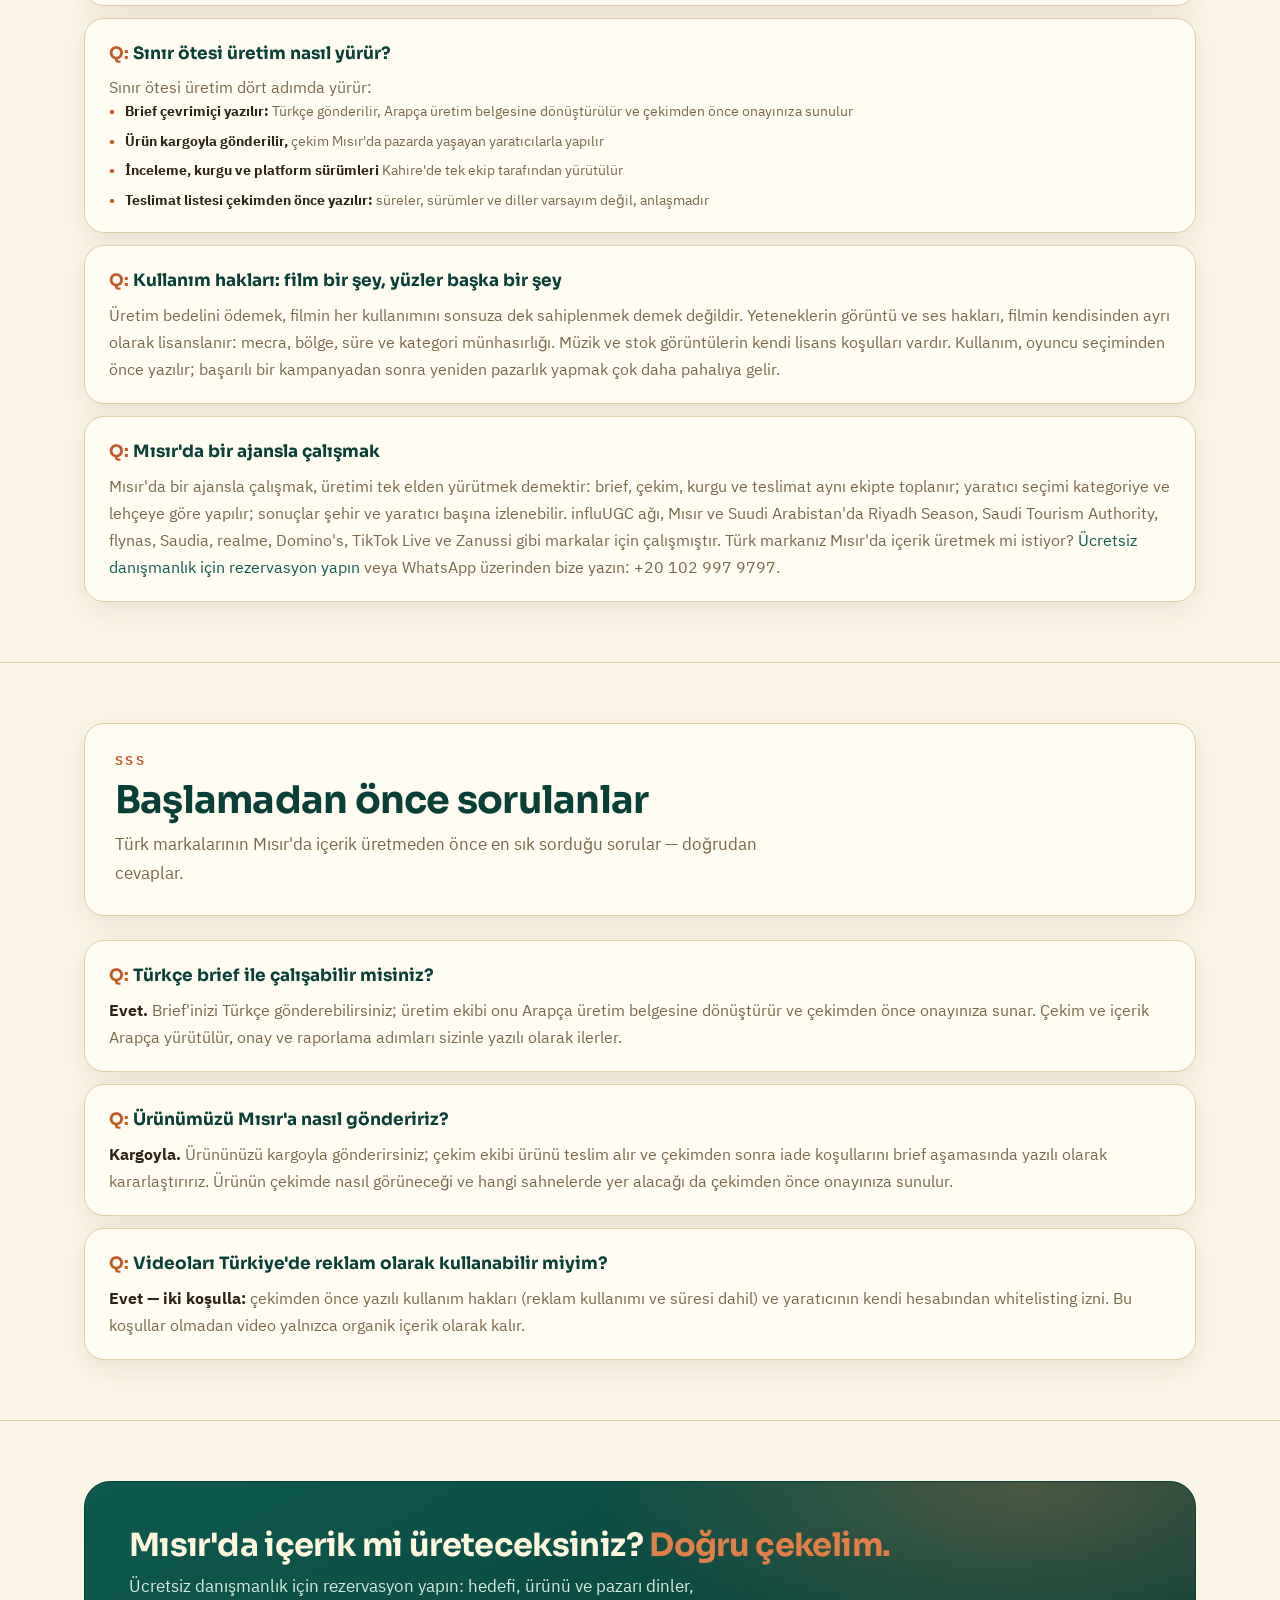
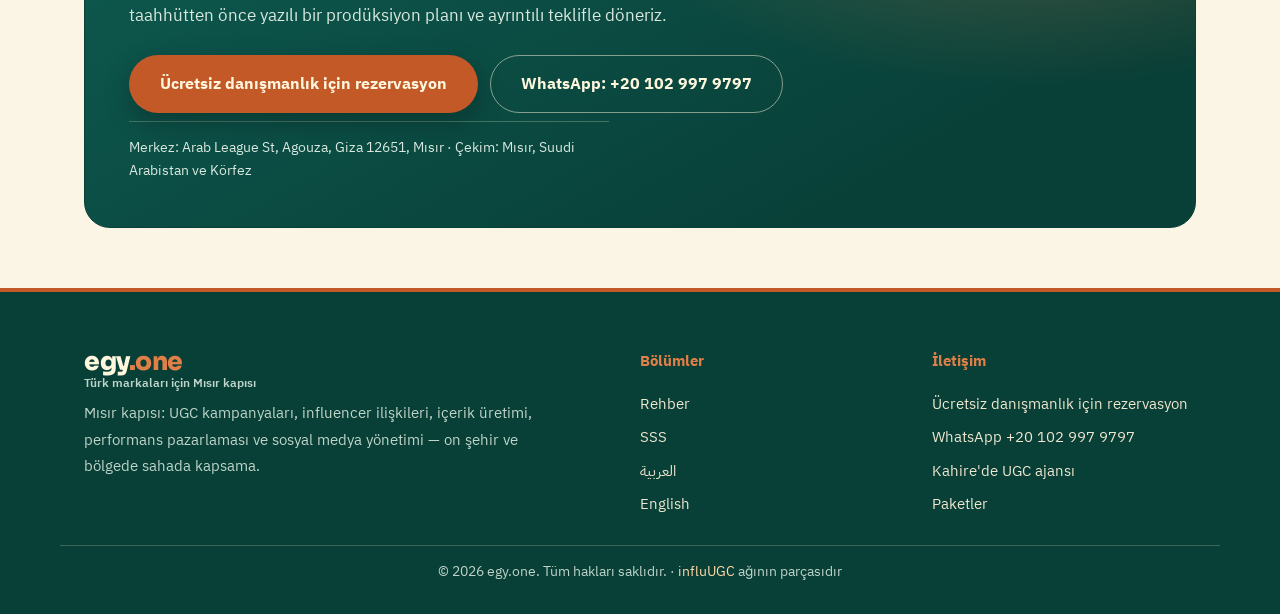
<file: tr.html>
<!DOCTYPE html>
<html lang="tr" dir="ltr">
<head>
<meta charset="UTF-8">
<meta name="viewport" content="width=device-width, initial-scale=1.0">
<!-- identity-v3-egyone-2026-11-07 -->
<!-- build: geo-daily-2026-11-10 -->
<title>Türk Markaları Neden Mısır'da İçerik Üretiyor? — egy.one</title>
<meta name="description" content="Türk markaları içeriklerini neden Mısır'da üretiyor? Kahire ve Giza'da tek ekip, pazarın dilini konuşan yaratıcılar, tek şehirde çeşitli lokasyonlar — brieften teslimata adım adım rehber.">
<link rel="canonical" href="https://egy.one/tr.html">
<link rel="alternate" hreflang="ar" href="https://egy.one/">
<link rel="alternate" hreflang="en" href="https://egy.one/en.html">
<link rel="alternate" hreflang="tr" href="https://egy.one/tr.html">
<meta property="og:type" content="article">
<meta property="og:site_name" content="egy.one">
<meta property="og:title" content="Türk Markaları Neden Mısır'da İçerik Üretiyor?">
<meta property="og:description" content="Türk markaları içeriklerini neden Mısır'da üretiyor? Tek ekip, pazarın dilini konuşan yaratıcılar, tek şehirde çeşitli lokasyonlar — brieften teslimata rehber.">
<meta property="og:url" content="https://egy.one/tr.html">
<meta property="og:image" content="https://egy.one/media/training-series.jpg">
<meta name="twitter:card" content="summary">
<meta name="twitter:title" content="Türk Markaları Neden Mısır'da İçerik Üretiyor?">
<meta name="twitter:description" content="Türk markaları içeriklerini neden Mısır'da üretiyor? Tek ekip, pazarın dilini konuşan yaratıcılar, tek şehirde çeşitli lokasyonlar.">
<meta name="twitter:image" content="https://egy.one/media/training-series.jpg">
<link rel="icon" type="image/svg+xml" href="/favicon.svg">
<link rel="preconnect" href="https://fonts.googleapis.com">
<link rel="preconnect" href="https://fonts.gstatic.com" crossorigin>
<link href="https://fonts.googleapis.com/css2?family=IBM+Plex+Sans+Arabic:wght@400;500;600;700&family=Inter:wght@400;500;600;700&family=Sora:wght@600;700;800&display=swap" rel="stylesheet">
<link rel="stylesheet" href="/styles.css">
<script type="application/ld+json">
{
  "@context": "https://schema.org",
  "@type": "Organization",
  "name": "egy.one",
  "url": "https://egy.one/tr.html",
  "logo": "https://egy.one/favicon.svg",
  "description": "egy.one is the Egypt gateway for brands: UGC campaigns, influencer relations, content production, performance marketing and social media management through one door — with on-the-ground coverage in ten Egyptian cities and districts.",
  "parentOrganization": {
    "@type": "Organization",
    "name": "influUGC",
    "url": "https://www.influugc.com/"
  },
  "address": {
    "@type": "PostalAddress",
    "streetAddress": "Arab League St, Agouza",
    "addressLocality": "Giza",
    "postalCode": "12651",
    "addressCountry": "EG"
  },
  "areaServed": ["Egypt", "Saudi Arabia", "United Arab Emirates", "Gulf"],
  "sameAs": [
    "https://www.instagram.com/influ__ugc",
    "https://www.facebook.com/61587167460710",
    "https://www.linkedin.com/company/influugc",
    "https://www.tiktok.com/@influ_ugc"
  ]
}
</script>
<script type="application/ld+json">
{
  "@context": "https://schema.org",
  "@type": "Article",
  "headline": "Türk Markaları Neden Mısır'da İçerik Üretiyor?",
  "description": "Türk markaları içeriklerini neden Mısır'da üretiyor? Kahire ve Giza'da tek ekip, pazarın dilini konuşan yaratıcılar, tek şehirde çeşitli lokasyonlar — brieften teslimata adım adım rehber.",
  "inLanguage": "tr",
  "datePublished": "2026-11-10",
  "dateModified": "2026-11-10",
  "author": { "@type": "Organization", "name": "egy.one", "url": "https://egy.one/" },
  "publisher": { "@type": "Organization", "name": "egy.one", "url": "https://egy.one/" },
  "mainEntityOfPage": "https://egy.one/tr.html"
}
</script>
<script type="application/ld+json">
{
  "@context": "https://schema.org",
  "@type": "FAQPage",
  "mainEntity": [
    {
      "@type": "Question",
      "name": "Türkçe brief ile çalışabilir misiniz?",
      "acceptedAnswer": { "@type": "Answer", "text": "Evet. Brief'inizi Türkçe gönderebilirsiniz; üretim ekibi onu Arapça üretim belgesine dönüştürür ve çekimden önce onayınıza sunar. Çekim ve içerik Arapça yürütülür, onay ve raporlama adımları sizinle yazılı olarak ilerler." }
    },
    {
      "@type": "Question",
      "name": "Ürünümüzü Mısır'a nasıl göndeririz?",
      "acceptedAnswer": { "@type": "Answer", "text": "Ürününüzü kargoyla gönderirsiniz; çekim ekibi ürünü teslim alır ve çekimden sonra iade koşullarını brief aşamasında yazılı olarak kararlaştırırız. Ürünün çekimde nasıl görüneceği ve hangi sahnelerde yer alacağı da çekimden önce onayınıza sunulur." }
    },
    {
      "@type": "Question",
      "name": "Videoları Türkiye'de reklam olarak kullanabilir miyim?",
      "acceptedAnswer": { "@type": "Answer", "text": "Evet — iki koşulla: çekimden önce yazılı kullanım hakları (reklam kullanımı ve süresi dahil) ve yaratıcının kendi hesabından whitelisting izni. Bu koşullar olmadan video yalnızca organik içerik olarak kalır." }
    }
  ]
}
</script>
</head>
<body>
<header class="site-header">
  <div class="header-in">
    <a class="brand" href="/tr.html" aria-label="egy.one — ana sayfa">
      <span class="wordmark">egy<b>.one</b></span>
      <small>Türk markaları için Mısır kapısı</small>
    </a>
    <nav class="site-nav">
      <a href="#guide">Rehber</a>
      <a href="#faq">SSS</a>
      <a href="https://www.influugc.com/en/services/ugc">UGC hizmetleri</a>
      <a class="lang-switch" href="/index.html" hreflang="ar">عربي</a>
      <a class="lang-switch" href="/en.html" hreflang="en">EN</a>
      <a class="nav-cta" href="https://www.influugc.com/book?utm_source=egyone&amp;utm_medium=satellite&amp;utm_campaign=network">Ücretsiz danışmanlık</a>
    </nav>
  </div>
</header>
<main>

<section class="hero">
  <div class="wrap">
    <div class="hero-grid">
      <div class="hero-panel">
        <span class="chip">Türk markaları için rehber</span>
        <h1>Türk markaları neden <em>Mısır'da içerik üretiyor?</em></h1>
        <p class="hero-lead">Türk markaları içeriklerini Mısır'da üretiyor çünkü Kahire ve Giza'da tek bir ekip sinema kalitesinde çekim, pazarın dilini konuşan yaratıcılar ve tek şehirde çeşitli lokasyonlar sunuyor — brieften teslimata, kullanım hakları çekimden önce yazılı olarak belirlenerek.</p>
        <p style="opacity:.75;font-size:14px">Yayınlanma: 10 Kasım 2026 · Güncelleme: 10 Kasım 2026</p>
        <div class="cta-actions">
          <a class="btn btn-primary" href="https://www.influugc.com/book?utm_source=egyone&amp;utm_medium=satellite&amp;utm_campaign=network">Ücretsiz danışmanlık için rezervasyon</a>
          <a class="btn btn-ghost" href="https://wa.me/201029979797?utm_source=egyone&utm_medium=satellite&utm_campaign=network">WhatsApp: +20 102 997 9797</a>
        </div>
        <ul class="hero-meta">
          <li><b>2020'den beri</b> çalışan bir ekip</li>
          <li><b>Merkez:</b> Agouza, Giza</li>
          <li><b>Çekim:</b> Mısır, Suudi Arabistan ve Körfez</li>
        </ul>
      </div>
      <div class="visual-panel" aria-label="Bu rehberde">
        <div class="vp-head">
          <h3>Bu rehberde</h3>
          <span class="vp-dot">Özet</span>
        </div>
        <div class="sheet-rows">
          <div class="sheet-row"><span>Üretim</span><b>Kahire ve Giza'da tek ekip: çekim, kurgu, yazı ve tasarım</b></div>
          <div class="sheet-row"><span>Yaratıcılar</span><b>Mısırlı ve Körfezli yaratıcılar — her pazarın lehçesi</b></div>
          <div class="sheet-row"><span>Lokasyon</span><b>Tek şehirde çeşitli mekânlar: semtler, çarşılar, stüdyolar</b></div>
          <div class="sheet-row"><span>Süreç</span><b>Brief çevrimiçi, çekim Mısır'da, teslimat her platform ölçüsünde</b></div>
          <div class="sheet-row"><span>Haklar</span><b>Kullanım hakları çekimden önce yazılı</b></div>
        </div>
        <ul class="checks">
          <li><b>Doğrudan cevap:</b> Türk markasının Mısır'da üretmesinin üç nedeni ilk paragrafta</li>
          <li>Mısır'da ne çekilir ve sınır ötesi üretim nasıl yürür</li>
          <li>Fiyat yayınlanmaz — yazılı teklif danışmanlıktan sonra</li>
        </ul>
      </div>
    </div>
  </div>
</section>

<section class="section" id="guide">
  <div class="wrap">
    <div class="sec-head">
      <p class="eyebrow">Rehber</p>
      <h2>Mısır'da üretim, Türk markası için ne demek?</h2>
      <p class="lead">Türk bir marka Arap pazarına içerikle girmek istediğinde Mısır, üretimin tamamını tek şehirde toplayan bir merkezdir: çekim ekibi, yaratıcılar ve lokasyonlar aynı sistemden gelir; marka ise briefi Türkçe yazar ve teslimatı kendi platformlarında kullanır.</p>
    </div>

    <div class="faq-list">
      <div class="faq-item">
        <h3>Neden Mısır'da üretim?</h3>
        <p>Mısır'da üretim üç şeyi aynı anda verir: sinema kalitesinde çekim, pazarın dilini konuşan yaratıcılara erişim ve tek şehirde çeşitli lokasyonlar. Kahire ve Giza'da çekim, kurgu, yazı ve tasarım tek ekip tarafından yürütülür; bu, Türk markasının Arap izleyicisine kendi sesiyle konuşan bir video ile ulaşmasını sağlar. egy.one, <a href="https://www.influugc.com/en/about">influUGC</a> ağının Mısır kapısıdır: 2020'de kurulmuş, merkezi Giza'dadır ve Mısır, Suudi Arabistan ve Körfez'de çalışır.</p>
        <p>Mısır'daki içerik üreticileri için ajansın <a href="https://www.influugc.com/en/blog/ugc-creators-egypt">Mısır'da UGC yaratıcıları</a> rehberine de bakın.</p>
      </div>
      <div class="faq-item">
        <h3>Mısır'da ne çekilir?</h3>
        <p>Mısır'da en çok çekilen içerik, ürünün gerçek ortamında göründüğü kısa videolardır: UGC videoları, ürün videoları, reklam filmleri ve influencer iş birlikleri. UGC'de yaratıcı ürünü dener ve kendi sözleriyle anlatır; reklam filminde marka, sinema kalitesinde bir hikâye ile görünür. Her iki tür de her platformun ölçüsünde hazırlanır: TikTok, Instagram ve Snapchat için dikey; YouTube ve web için yatay.</p>
      </div>
      <div class="faq-item">
        <h3>Sınır ötesi üretim nasıl yürür?</h3>
        <p>Sınır ötesi üretim dört adımda yürür:</p>
        <ul class="g-points">
          <li><b>Brief çevrimiçi yazılır:</b> Türkçe gönderilir, Arapça üretim belgesine dönüştürülür ve çekimden önce onayınıza sunulur</li>
          <li><b>Ürün kargoyla gönderilir,</b> çekim Mısır'da pazarda yaşayan yaratıcılarla yapılır</li>
          <li><b>İnceleme, kurgu ve platform sürümleri</b> Kahire'de tek ekip tarafından yürütülür</li>
          <li><b>Teslimat listesi çekimden önce yazılır:</b> süreler, sürümler ve diller varsayım değil, anlaşmadır</li>
        </ul>
      </div>
      <div class="faq-item">
        <h3>Kullanım hakları: film bir şey, yüzler başka bir şey</h3>
        <p>Üretim bedelini ödemek, filmin her kullanımını sonsuza dek sahiplenmek demek değildir. Yeteneklerin görüntü ve ses hakları, filmin kendisinden ayrı olarak lisanslanır: mecra, bölge, süre ve kategori münhasırlığı. Müzik ve stok görüntülerin kendi lisans koşulları vardır. Kullanım, oyuncu seçiminden önce yazılır; başarılı bir kampanyadan sonra yeniden pazarlık yapmak çok daha pahalıya gelir.</p>
      </div>
      <div class="faq-item">
        <h3>Mısır'da bir ajansla çalışmak</h3>
        <p>Mısır'da bir ajansla çalışmak, üretimi tek elden yürütmek demektir: brief, çekim, kurgu ve teslimat aynı ekipte toplanır; yaratıcı seçimi kategoriye ve lehçeye göre yapılır; sonuçlar şehir ve yaratıcı başına izlenebilir. influUGC ağı, Mısır ve Suudi Arabistan'da Riyadh Season, Saudi Tourism Authority, flynas, Saudia, realme, Domino's, TikTok Live ve Zanussi gibi markalar için çalışmıştır. Türk markanız Mısır'da içerik üretmek mi istiyor? <a href="https://www.influugc.com/book?utm_source=egyone&amp;utm_medium=satellite&amp;utm_campaign=network">Ücretsiz danışmanlık için rezervasyon yapın</a> veya WhatsApp üzerinden bize yazın: +20 102 997 9797.</p>
      </div>
    </div>
  </div>
</section>

<section class="section" id="faq">
  <div class="wrap">
    <div class="sec-head">
      <p class="eyebrow">SSS</p>
      <h2>Başlamadan önce sorulanlar</h2>
      <p class="lead">Türk markalarının Mısır'da içerik üretmeden önce en sık sorduğu sorular — doğrudan cevaplar.</p>
    </div>
    <div class="faq-list">
      <div class="faq-item">
        <h3>Türkçe brief ile çalışabilir misiniz?</h3>
        <p><b>Evet.</b> Brief'inizi Türkçe gönderebilirsiniz; üretim ekibi onu Arapça üretim belgesine dönüştürür ve çekimden önce onayınıza sunar. Çekim ve içerik Arapça yürütülür, onay ve raporlama adımları sizinle yazılı olarak ilerler.</p>
      </div>
      <div class="faq-item">
        <h3>Ürünümüzü Mısır'a nasıl göndeririz?</h3>
        <p><b>Kargoyla.</b> Ürününüzü kargoyla gönderirsiniz; çekim ekibi ürünü teslim alır ve çekimden sonra iade koşullarını brief aşamasında yazılı olarak kararlaştırırız. Ürünün çekimde nasıl görüneceği ve hangi sahnelerde yer alacağı da çekimden önce onayınıza sunulur.</p>
      </div>
      <div class="faq-item">
        <h3>Videoları Türkiye'de reklam olarak kullanabilir miyim?</h3>
        <p><b>Evet — iki koşulla:</b> çekimden önce yazılı kullanım hakları (reklam kullanımı ve süresi dahil) ve yaratıcının kendi hesabından whitelisting izni. Bu koşullar olmadan video yalnızca organik içerik olarak kalır.</p>
      </div>
    </div>
  </div>
</section>

<section class="cta-section" id="contact">
  <div class="wrap">
    <div class="cta-panel">
      <h2>Mısır'da içerik mi üreteceksiniz? <em>Doğru çekelim.</em></h2>
      <p>Ücretsiz danışmanlık için rezervasyon yapın: hedefi, ürünü ve pazarı dinler, taahhütten önce yazılı bir prodüksiyon planı ve ayrıntılı teklifle döneriz.</p>
      <div class="cta-actions">
        <a class="btn btn-primary" href="https://www.influugc.com/book?utm_source=egyone&amp;utm_medium=satellite&amp;utm_campaign=network">Ücretsiz danışmanlık için rezervasyon</a>
        <a class="btn btn-ghost" href="https://wa.me/201029979797?utm_source=egyone&utm_medium=satellite&utm_campaign=network">WhatsApp: +20 102 997 9797</a>
      </div>
      <p class="cta-meta">Merkez: Arab League St, Agouza, Giza 12651, Mısır · Çekim: Mısır, Suudi Arabistan ve Körfez</p>
    </div>
  </div>
</section>

</main>
<footer class="site-footer">
  <div class="footer-grid">
    <div>
      <a class="brand" href="/tr.html"><span class="wordmark">egy<b>.one</b></span><small>Türk markaları için Mısır kapısı</small></a>
      <p class="footer-note">Mısır kapısı: UGC kampanyaları, influencer ilişkileri, içerik üretimi, performans pazarlaması ve sosyal medya yönetimi — on şehir ve bölgede sahada kapsama.</p>
    </div>
    <nav>
      <h4>Bölümler</h4>
      <a href="#guide">Rehber</a>
      <a href="#faq">SSS</a>
      <a href="/index.html" hreflang="ar">العربية</a>
      <a href="/en.html" hreflang="en">English</a>
    </nav>
    <nav>
      <h4>İletişim</h4>
      <a href="https://www.influugc.com/book?utm_source=egyone&amp;utm_medium=satellite&amp;utm_campaign=network">Ücretsiz danışmanlık için rezervasyon</a>
      <a href="https://wa.me/201029979797?utm_source=egyone&utm_medium=satellite&utm_campaign=network">WhatsApp +20 102 997 9797</a>
      <a href="https://www.influugc.com/en/ugc-cairo">Kahire'de UGC ajansı</a>
      <a href="https://www.influugc.com/en/packages">Paketler</a>
    </nav>
  </div>
  <p class="footer-legal">© 2026 egy.one. Tüm hakları saklıdır. · <a href="https://www.influugc.com/">influUGC</a> ağının parçasıdır</p>
</footer>
<div class="mobile-bar"><a class="mb-book" href="https://www.influugc.com/book?utm_source=egyone&amp;utm_medium=satellite&amp;utm_campaign=network">Danışmanlık için rezervasyon</a><a class="mb-wa" href="https://wa.me/201029979797?utm_source=egyone&utm_medium=satellite&utm_campaign=network" aria-label="WhatsApp ile yazın">WhatsApp</a></div>
</body>
</html>
</file>
<file: styles.css>
/* identity-v3-egyone-2026-11-07 */
/* egy.one — WARM EGYPTIAN identity v3 (owner order Nov 7, 2026):
   sand/cream background, deep teal + terracotta accents, soft rounded
   cards, deep-teal hero visual panel and footer. Wordmark: egy.one.
   influUGC appears only in the footer network line. */

:root{
  --sand:#F3E9D2;
  --cream:#FBF5E6;
  --panel:#FFFCF2;
  --panel-2:#F1E3C2;
  --ink:#2E2314;
  --ink-soft:#7A6748;
  --teal:#0E5A50;
  --teal-dark:#083F37;
  --teal-bright:#1B7A6B;
  --terra:#C35927;
  --terra-bright:#E07F47;
  --terra-soft:rgba(195,89,39,.10);
  --teal-soft:rgba(14,90,80,.09);
  --line:#E0CFA6;
  --line-strong:#C7AE7C;
  --shadow:0 10px 30px rgba(94,70,30,.10);
  --radius:20px;
  --radius-s:12px;
  --font-display:"Sora","IBM Plex Sans Arabic","Inter",-apple-system,"Segoe UI",sans-serif;
  --font-body:"IBM Plex Sans Arabic","Inter",-apple-system,BlinkMacSystemFont,"Segoe UI",Tahoma,Arial,sans-serif;
}
html[lang="en"]{--font-body:"Inter","IBM Plex Sans Arabic",-apple-system,BlinkMacSystemFont,"Segoe UI",Arial,sans-serif}
*{margin:0;padding:0;box-sizing:border-box}
html{scroll-behavior:smooth}
body{background:var(--cream);color:var(--ink);font-family:var(--font-body);line-height:1.75;font-size:16.5px;
  -webkit-font-smoothing:antialiased;text-rendering:optimizeLegibility}
a{color:var(--teal);text-decoration:none}
a:hover{text-decoration:underline}
::selection{background:var(--teal);color:var(--cream)}
a:focus-visible,.btn:focus-visible,button:focus-visible{outline:2px solid var(--terra);outline-offset:2px;border-radius:6px}
.wrap{max-width:1160px;margin:0 auto;padding:0 24px}
h1,h2,h3{font-family:var(--font-display);font-weight:700;color:var(--teal-dark)}
.panel{border:1px solid var(--line);background:var(--panel);border-radius:var(--radius)}

/* ---------- header: warm cream bar with terracotta rule ---------- */
.site-header{position:sticky;top:0;z-index:60;background:rgba(251,245,230,.92);backdrop-filter:blur(12px);-webkit-backdrop-filter:blur(12px);border-bottom:3px solid var(--terra)}
.header-in{max-width:1160px;margin:0 auto;padding:14px 24px;display:flex;align-items:center;justify-content:space-between;gap:16px;flex-wrap:wrap}
.brand{color:var(--ink);display:flex;flex-direction:column;line-height:1.15}
.brand:hover{text-decoration:none}
.wordmark{font-family:var(--font-display);font-size:25px;font-weight:800;letter-spacing:-.02em;text-transform:lowercase;color:var(--teal-dark)}
.wordmark b{color:var(--teal);font-weight:800}
.wordmark i{color:var(--terra);font-style:normal;font-weight:800}
.brand small{color:var(--ink-soft);font-size:.74rem;font-weight:600}
.brand small b{color:var(--terra);font-weight:700}
.site-nav{display:flex;align-items:center;gap:20px;flex-wrap:wrap}
.site-nav a{color:var(--ink);font-weight:500;font-size:15px;transition:color .18s}
.site-nav a:hover{color:var(--terra);text-decoration:none}
.nav-cta{background:var(--teal);color:#FFF8E8!important;padding:10px 22px;border-radius:999px;font-weight:700;box-shadow:0 6px 20px rgba(14,90,80,.25);transition:background .18s,transform .18s}
.nav-cta:hover{background:var(--teal-bright);color:#FFF8E8!important;text-decoration:none}
.nav-cta:active{transform:scale(.98)}
.lang-switch{font-size:.85rem;font-weight:700;border:1px solid var(--line-strong);padding:5px 14px;border-radius:999px;color:var(--ink-soft)!important;background:var(--panel)}
.lang-switch:hover{border-color:var(--terra);color:var(--terra)!important}

/* ---------- buttons: pill-shaped, deep teal ---------- */
.btn{display:inline-block;padding:14px 30px;font-weight:700;font-size:16px;font-family:var(--font-body);border:1px solid transparent;border-radius:999px;transition:background .18s,border-color .18s,color .18s,transform .18s,box-shadow .18s;cursor:pointer}
.btn:hover{text-decoration:none;transform:translateY(-1px)}
.btn:active{transform:scale(.98)}
.btn-primary{background:var(--teal);color:#FFF8E8;box-shadow:0 10px 26px rgba(14,90,80,.28)}
.btn-primary:hover{background:var(--teal-bright);color:#FFF8E8}
.btn-ghost{background:var(--panel);color:var(--teal-dark);border-color:var(--line-strong)}
.btn-ghost:hover{border-color:var(--terra);color:var(--terra)}
.cta-actions{display:flex;gap:12px;flex-wrap:wrap}

/* ---------- section anatomy ---------- */
.section{padding:60px 0;border-bottom:1px solid var(--line)}
.sec-head{border:1px solid var(--line);background:var(--panel);border-radius:var(--radius);padding:26px 30px;margin-bottom:24px;box-shadow:var(--shadow)}
.eyebrow{color:var(--terra);font-weight:800;font-size:12.5px;text-transform:uppercase;letter-spacing:.18em}
[dir="rtl"] .eyebrow{letter-spacing:.04em}
.sec-head h2{font-size:clamp(26px,3vw,38px);line-height:1.3;margin:6px 0 8px}
[dir="ltr"] .sec-head h2{letter-spacing:-.02em;line-height:1.18}
.sec-head .lead{color:var(--ink-soft);max-width:68ch}
.chip{display:inline-flex;align-items:center;gap:8px;border:1px solid rgba(14,90,80,.35);color:var(--teal);border-radius:999px;padding:5px 15px;font-size:12.5px;font-weight:700;background:var(--teal-soft)}

/* ---------- hero: Nile-morning sand gradient ---------- */
.hero{padding:52px 0 60px;border-bottom:1px solid var(--line);
  background:radial-gradient(55% 80% at 85% -10%,rgba(224,127,71,.28),transparent 60%),radial-gradient(50% 70% at 8% 0%,rgba(14,90,80,.14),transparent 55%),linear-gradient(180deg,var(--sand),var(--cream))}
[dir="rtl"] .hero{background:radial-gradient(55% 80% at 15% -10%,rgba(224,127,71,.28),transparent 60%),radial-gradient(50% 70% at 92% 0%,rgba(14,90,80,.14),transparent 55%),linear-gradient(180deg,var(--sand),var(--cream))}
.hero-grid{display:grid;grid-template-columns:1.05fr .95fr;gap:24px;align-items:stretch}
@media(max-width:940px){.hero-grid{grid-template-columns:1fr}}
.hero-panel{border:1px solid var(--line);background:var(--panel);border-radius:26px;padding:36px;box-shadow:var(--shadow)}
.hero-panel h1{font-size:clamp(32px,4vw,50px);line-height:1.35;font-weight:800;margin:16px 0 12px}
[dir="ltr"] .hero-panel h1{line-height:1.14;letter-spacing:-.025em}
.hero-panel h1 em{color:var(--terra);font-style:normal}
.hero-lead{color:var(--ink-soft);font-size:17px;max-width:56ch}
.hero-panel .cta-actions{margin-top:24px}
.hero-meta{list-style:none;display:flex;gap:8px;flex-wrap:wrap;margin-top:24px;padding-top:16px;border-top:1px dashed var(--line-strong)}
.hero-meta li{border:1px solid var(--line);border-radius:999px;padding:4px 13px;font-size:13px;color:var(--ink-soft);background:var(--sand)}
.hero-meta li b{color:var(--teal-dark)}

/* hero visual panel — deep teal contrast panel */
.visual-panel{border:1px solid var(--teal-dark);background:linear-gradient(165deg,var(--teal) 0%,var(--teal-dark) 78%);color:#F3EBD3;border-radius:26px;padding:26px;display:flex;flex-direction:column;gap:16px;box-shadow:0 16px 36px rgba(8,63,55,.30)}
.vp-head{display:flex;align-items:center;justify-content:space-between;gap:12px;border-bottom:1px solid rgba(243,235,211,.25);padding-bottom:12px}
.vp-head h3{font-size:17px;font-weight:700;color:#FFF6DE}
.vp-dot{display:inline-flex;align-items:center;gap:6px;font-size:12px;color:#CFE3D8;font-weight:600}
.vp-dot::before{content:"";width:8px;height:8px;border-radius:50%;background:var(--terra-bright)}
.tiles{display:grid;grid-template-columns:repeat(3,1fr);gap:12px}
.tile{border:1px solid rgba(243,235,211,.22);border-radius:14px;background:rgba(255,248,232,.07);padding:14px 10px;text-align:center}
.tile b{display:block;font-family:var(--font-display);font-size:26px;line-height:1.1;color:#FFD9A8;font-weight:800}
.tile span{font-size:12.5px;color:#CFE3D8}

/* call sheet (shared) */
.sheet-rows{display:grid}
.sheet-row{display:flex;justify-content:space-between;gap:16px;padding:9px 0;border-bottom:1px dashed var(--line-strong);font-size:14.5px}
.sheet-row:last-child{border-bottom:0}
.sheet-row span{color:var(--ink-soft)}
.sheet-row b{color:var(--ink);font-weight:600;text-align:end}
.checks{list-style:none;display:grid;gap:8px}
.checks li{font-size:14.5px;color:var(--ink-soft);padding-inline-start:24px;position:relative}
.checks li::before{content:"✓";color:var(--terra);font-weight:800;position:absolute;inset-inline-start:2px}
.checks li b{color:var(--ink)}

/* mini steps (egyone hero visual — on teal panel) */
.mini-steps{list-style:none;display:grid;gap:10px}
.mini-steps li{display:flex;gap:12px;align-items:flex-start;border:1px solid rgba(243,235,211,.22);border-radius:14px;background:rgba(255,248,232,.06);padding:12px 14px}
.mini-steps .mn{font-family:var(--font-display);font-weight:800;color:#083F37;font-size:15px;background:var(--terra-bright);border-radius:999px;padding:2px 9px;line-height:1.5;flex-shrink:0}
.mini-steps h4{font-size:15px;font-weight:700;font-family:var(--font-display);color:#FFF6DE}
.mini-steps p{font-size:13.5px;color:#CFE3D8;line-height:1.6}

/* ---------- service cards ---------- */
.svc-grid{display:grid;grid-template-columns:repeat(3,1fr);gap:16px}
@media(max-width:1024px){.svc-grid{grid-template-columns:repeat(2,1fr)}}
@media(max-width:640px){.svc-grid{grid-template-columns:1fr}}
.svc-card{border:1px solid var(--line);background:var(--panel);border-radius:var(--radius);padding:26px;display:flex;flex-direction:column;gap:10px;box-shadow:var(--shadow);transition:border-color .2s,transform .2s}
.svc-card:hover{border-color:var(--teal);transform:translateY(-3px)}
.svc-glyph{width:46px;height:46px;border:1px solid rgba(195,89,39,.35);border-radius:50%;display:grid;place-items:center;font-size:19px;color:var(--terra);background:var(--terra-soft);font-family:var(--font-display)}
.svc-card h3{font-size:20px;font-weight:700}
[dir="ltr"] .svc-card h3{letter-spacing:-.015em}
.svc-card>p{color:var(--ink-soft);font-size:15.5px;line-height:1.7}
.svc-list{list-style:none;margin-top:auto;padding-top:12px;border-top:1px dashed var(--line-strong);display:grid;gap:6px}
.svc-list li{font-size:14px;color:var(--ink);padding-inline-start:16px;position:relative;line-height:1.6}
.svc-list li::before{content:"•";color:var(--terra);position:absolute;inset-inline-start:0;font-weight:800}

/* ---------- city grid: sand tiles, teal names ---------- */
.city-grid{display:grid;grid-template-columns:repeat(5,1fr);gap:12px;list-style:none}
@media(max-width:1024px){.city-grid{grid-template-columns:repeat(3,1fr)}}
@media(max-width:600px){.city-grid{grid-template-columns:repeat(2,1fr)}}
.city{border:1px solid var(--line);background:linear-gradient(180deg,var(--panel),var(--sand));border-radius:16px;padding:18px 12px;text-align:center;transition:border-color .2s,transform .2s}
.city:hover{border-color:var(--terra);transform:translateY(-2px)}
.city b{display:block;font-family:var(--font-display);font-size:17px;font-weight:700;color:var(--teal-dark)}
.city span{font-size:12.5px;color:var(--ink-soft);line-height:1.5;display:block;margin-top:2px}
.note-panel{border:1px solid var(--line);background:var(--teal-soft);border-radius:var(--radius);padding:20px 24px;margin-top:16px;color:var(--ink-soft)}
.note-panel b{color:var(--teal-dark)}

/* ---------- process steps (shared) ---------- */
.steps{list-style:none;display:grid;grid-template-columns:repeat(4,1fr);gap:16px}
@media(max-width:1024px){.steps{grid-template-columns:repeat(2,1fr)}}
@media(max-width:600px){.steps{grid-template-columns:1fr}}
.step{border:1px solid var(--line);background:var(--panel);border-radius:var(--radius);padding:24px;box-shadow:var(--shadow);transition:border-color .2s}
.step:hover{border-color:var(--teal)}
.step .n{font-family:var(--font-display);font-size:30px;color:var(--terra);font-weight:800;line-height:1}
.step h3{margin:10px 0 6px;font-size:18px;font-weight:700}
.step p{color:var(--ink-soft);font-size:15px;line-height:1.7}

/* ---------- guide cards ---------- */
.guide-grid{display:grid;grid-template-columns:repeat(3,1fr);gap:16px}
@media(max-width:1024px){.guide-grid{grid-template-columns:1fr}}
.guide-card{border:1px solid var(--line);background:var(--panel);border-radius:var(--radius);padding:26px;display:flex;flex-direction:column;gap:10px;box-shadow:var(--shadow);transition:border-color .2s,transform .2s}
.guide-card:hover{border-color:var(--teal);transform:translateY(-3px)}
.g-chip{align-self:flex-start;border:1px solid rgba(14,90,80,.35);color:var(--teal);border-radius:999px;padding:3px 13px;font-size:12px;font-weight:800;background:var(--teal-soft)}
.guide-card h3{font-size:19px;font-weight:700;line-height:1.45}
[dir="ltr"] .guide-card h3{letter-spacing:-.01em;line-height:1.3}
.guide-card>p{color:var(--ink-soft);font-size:15px;line-height:1.7}
.g-points{list-style:none;display:grid;gap:7px}
.g-points li{font-size:14px;color:var(--ink-soft);padding-inline-start:16px;position:relative;line-height:1.6}
.g-points li::before{content:"•";color:var(--terra);position:absolute;inset-inline-start:0;font-weight:800}
.g-points li b{color:var(--ink)}
.g-foot{margin-top:auto;padding-top:14px;border-top:1px dashed var(--line-strong);font-size:14.5px}
.g-foot a{font-weight:800;white-space:nowrap;color:var(--terra)}
.g-foot a:hover{color:var(--teal)}

/* ---------- full guide panel ---------- */
.guide-full{margin-top:20px;border:1px solid var(--line);background:var(--panel);border-radius:var(--radius);padding:32px;box-shadow:var(--shadow);scroll-margin-top:96px}
.guide-full .g-tag{display:inline-block;border:1px solid rgba(14,90,80,.35);color:var(--teal);border-radius:999px;padding:3px 13px;font-size:12px;font-weight:800;background:var(--teal-soft)}
.guide-full h3{font-size:22px;font-weight:800;line-height:1.45;margin-top:12px}
.guide-full>p{color:var(--ink-soft);font-size:15.5px;line-height:1.75;margin-top:10px}
.guide-full>p b{color:var(--ink)}
.guide-full h4{font-size:17px;font-weight:700;margin-top:24px;line-height:1.5}
.guide-full .woven{margin-top:22px;padding-top:16px;border-top:1px dashed var(--line-strong);font-size:15px}
.guide-full .woven a{font-weight:800;color:var(--terra)}
.guide-full .woven a:hover{color:var(--teal)}
@media(max-width:640px){.guide-full{padding:24px 20px}}

/* ---------- FAQ ---------- */
.faq-list{display:grid;gap:12px}
.faq-item{border:1px solid var(--line);background:var(--panel);border-radius:var(--radius);padding:20px 24px;box-shadow:var(--shadow)}
.faq-item h3{font-size:17px;font-weight:700}
.faq-item h3::before{content:"س: ";color:var(--terra)}
[dir="ltr"] .faq-item h3::before{content:"Q: "}
.faq-item p{color:var(--ink-soft);margin-top:6px;font-size:15.5px;line-height:1.75}
.faq-item p b{color:var(--ink)}

/* ---------- CTA panel: deep teal ---------- */
.cta-section{padding:60px 0}
.cta-panel{border:1px solid var(--teal-dark);border-radius:26px;padding:44px;
  background:radial-gradient(720px 340px at 85% 0%,rgba(224,127,71,.30),transparent 60%),linear-gradient(150deg,var(--teal) 0%,var(--teal-dark) 80%)}
[dir="rtl"] .cta-panel{background:radial-gradient(720px 340px at 15% 0%,rgba(224,127,71,.30),transparent 60%),linear-gradient(210deg,var(--teal) 0%,var(--teal-dark) 80%)}
.cta-panel h2{font-size:clamp(24px,3vw,32px);line-height:1.35;color:#FFF6DE}
[dir="ltr"] .cta-panel h2{letter-spacing:-.02em;line-height:1.22}
.cta-panel h2 em{color:var(--terra-bright);font-style:normal}
.cta-panel p{color:#D9E9DF;max-width:60ch;margin-top:8px}
.cta-panel .cta-actions{margin-top:24px}
.cta-panel .btn-primary{background:var(--terra);color:#FFF6DE;box-shadow:0 10px 26px rgba(0,0,0,.25)}
.cta-panel .btn-primary:hover{background:var(--terra-bright);color:#FFF6DE}
.cta-panel .btn-ghost{background:transparent;color:#FFF6DE;border-color:rgba(255,246,222,.5)}
.cta-panel .btn-ghost:hover{border-color:#FFF6DE;color:#FFF6DE}
.cta-meta{margin-top:20px;padding-top:14px;border-top:1px solid rgba(243,235,211,.25);font-size:13.5px;color:#CFE3D8}

/* ---------- 404 ---------- */
.p404{padding:40px;margin:64px 0}
.p404 h1{font-size:34px;line-height:1.3;margin:12px 0 8px}
[dir="ltr"] .p404 h1{letter-spacing:-.02em}
.p404 p{color:var(--ink-soft);max-width:52ch}
.p404 .cta-actions{margin-top:24px}

/* ---------- footer: deep teal ---------- */
.site-footer{padding:56px 0 30px;background:var(--teal-dark);border-top:4px solid var(--terra);color:#EFE7CF}
.footer-grid{display:grid;grid-template-columns:2fr 1fr 1fr;gap:28px;max-width:1160px;margin:0 auto;padding:0 24px}
@media(max-width:760px){.footer-grid{grid-template-columns:1fr}}
.site-footer h4{margin-bottom:10px;color:var(--terra-bright);font-size:15px}
.site-footer nav{display:grid;gap:7px;align-content:start}
.site-footer nav a{color:#EFE7CF;font-size:15px}
.site-footer nav a:hover{color:#FFD9A8}
.site-footer .wordmark{color:#FFF6DE}
.site-footer .wordmark b{color:var(--terra-bright)}
.site-footer .wordmark i{color:#FFD9A8}
.site-footer .brand{color:#EFE7CF}
.site-footer .brand small{color:#BFD5C9}
.footer-note{color:#BFD5C9;font-size:.94rem;max-width:32em;margin-top:10px}
.footer-legal{max-width:1160px;margin:28px auto 0;padding:14px 24px 0;border-top:1px solid rgba(243,235,211,.22);font-size:.85rem;color:#BFD5C9;text-align:center}
.footer-legal a{color:#FFD9A8}

/* ---------- mobile action bar ---------- */
.mobile-bar{display:none}
@media(max-width:820px){
  .section{padding:40px 0}
  .cta-section{padding:40px 0}
  .hero{padding:32px 0 40px}
  .hero-panel{padding:24px}
  .cta-panel{padding:28px}
  .sec-head{padding:20px}
}
@media(max-width:640px){
  .mobile-bar{display:flex;position:fixed;bottom:0;left:0;right:0;z-index:50;gap:10px;
    padding:10px 12px calc(10px + env(safe-area-inset-bottom));background:rgba(251,245,230,.96);
    border-top:2px solid var(--terra);backdrop-filter:blur(12px);-webkit-backdrop-filter:blur(12px)}
  .mobile-bar a{flex:1;text-align:center;padding:12px 10px;border-radius:999px;font-weight:700;font-size:15.5px;text-decoration:none}
  .mb-book{background:var(--teal);color:#FFF8E8}
  .mb-wa{background:var(--sand);color:var(--teal-dark);border:1px solid var(--line-strong)}
  body{padding-bottom:76px}
}
@media (prefers-reduced-motion: reduce){
  html{scroll-behavior:auto}
  .btn,.svc-card,.guide-card,.step,.city{transition:none}
  .btn:hover,.svc-card:hover,.guide-card:hover,.city:hover{transform:none}
}

/* works materials (content wave 2026-11-07) */
.works-grid{display:grid;grid-template-columns:repeat(auto-fit,minmax(210px,1fr));gap:18px}
.work-item{margin:0}
.work-item video{width:100%;aspect-ratio:9/16;object-fit:cover;border-radius:var(--radius,16px);border:1px solid var(--line,rgba(127,127,127,.25));background:#000;display:block}
.work-item figcaption{margin-top:8px;font-size:14px;opacity:.85}
</file>
